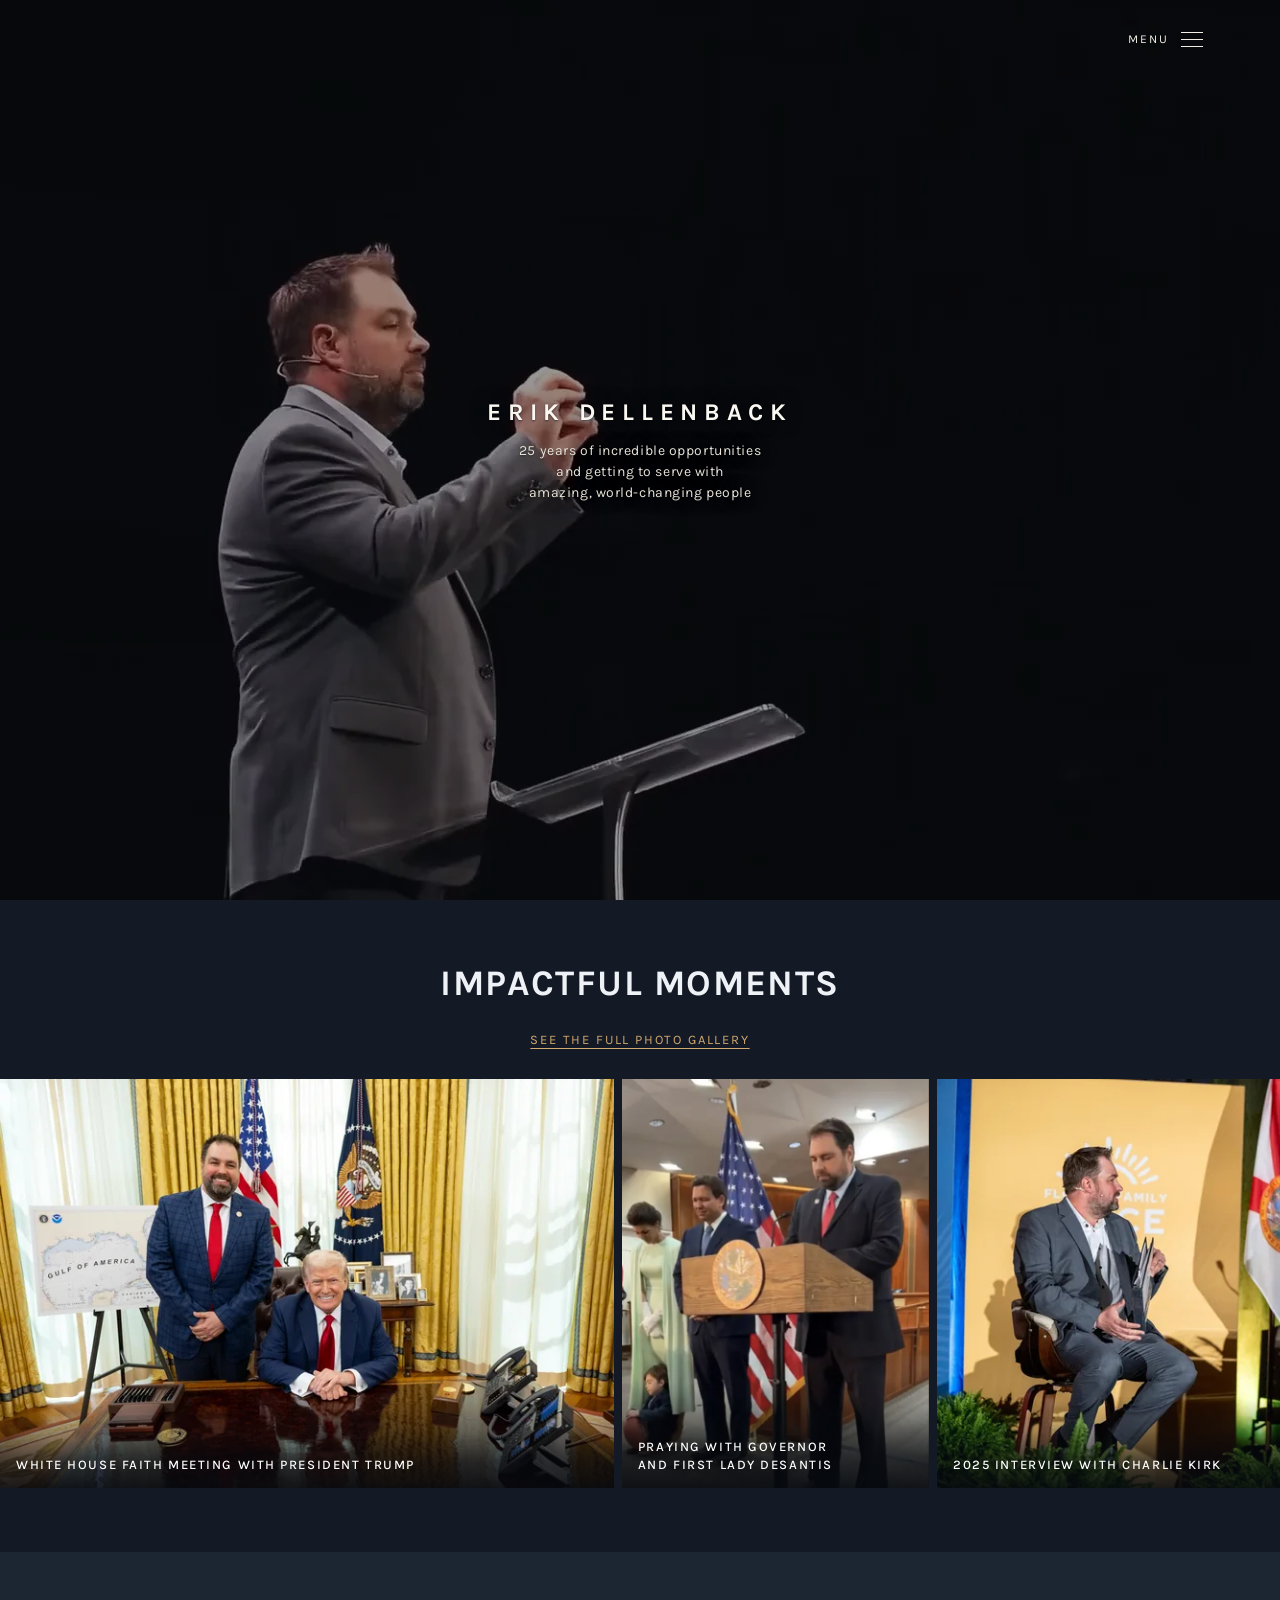
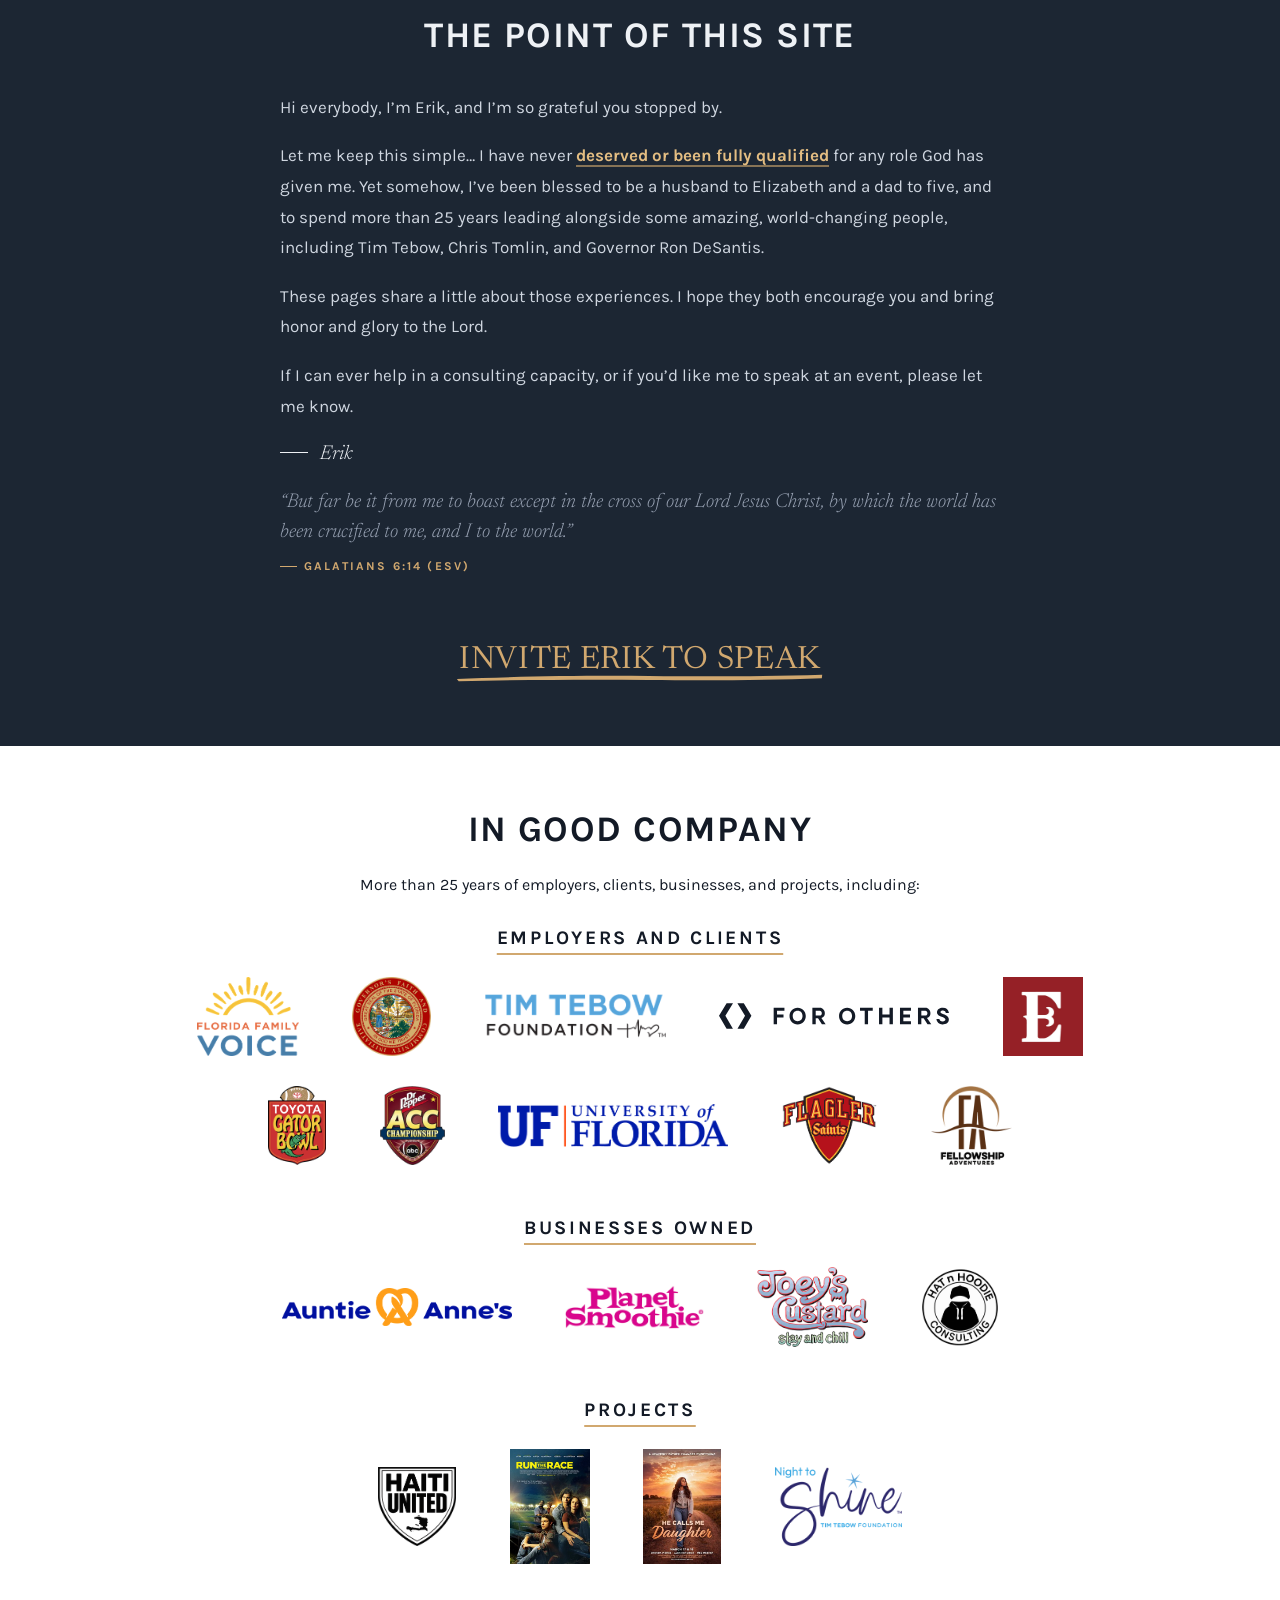
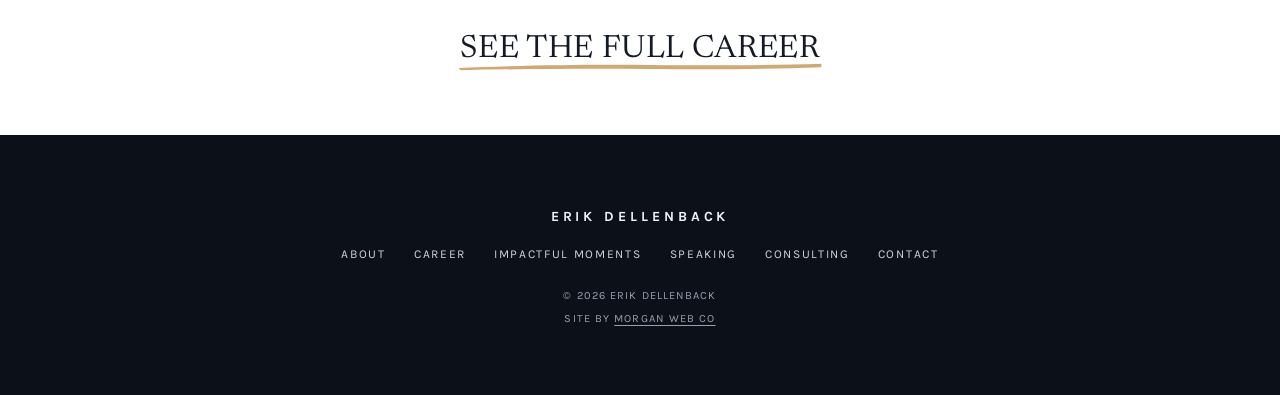
<file: index.html>
<!doctype html>
<html lang="en" class="no-js">
<head>
  <meta charset="utf-8">
  <meta name="viewport" content="width=device-width, initial-scale=1">
  <title>Erik Dellenback</title>
  <meta name="description" content="Erik Dellenback. Husband. Father. Follower of Jesus. CEO of Florida Family Voice, Florida’s first Governor’s Liaison for Faith and Community, founding president of the Tim Tebow Foundation.">
  <link rel="canonical" href="https://erikdellenback.com/">
  <meta name="theme-color" content="#131a26">

  <!-- Social sharing card -->
  <meta property="og:type" content="website">
  <meta property="og:site_name" content="Erik Dellenback">
  <meta property="og:title" content="Erik Dellenback">
  <meta property="og:description" content="Husband. Father. Follower of Jesus. CEO of Florida Family Voice, Florida’s first Governor’s Liaison for Faith and Community, founding president of the Tim Tebow Foundation.">
  <meta property="og:url" content="https://erikdellenback.com/">
  <meta property="og:image" content="https://erikdellenback.com/images/og-image.jpg">
  <meta property="og:image:width" content="1200">
  <meta property="og:image:height" content="630">
  <meta property="og:image:alt" content="Erik Dellenback walking a hurricane recovery site with Governor and First Lady DeSantis">
  <meta name="twitter:card" content="summary_large_image">

  <link rel="icon" href="favicon.svg" type="image/svg+xml">

  <!-- Fonts: Karla (sans, headings and body) + Newsreader (serif, quotes) -->
  <link rel="preconnect" href="https://fonts.googleapis.com">
  <link rel="preconnect" href="https://fonts.gstatic.com" crossorigin>
  <link href="https://fonts.googleapis.com/css2?family=Newsreader:ital,opsz,wght@0,6..72,300;0,6..72,400;1,6..72,300&family=Karla:wght@300;400;500;700&display=swap" rel="stylesheet">

  <link rel="stylesheet" href="css/site.css">
  <script src="js/site.js" defer onerror="document.documentElement.classList.replace('js','no-js')"></script>

  <script type="application/ld+json">
  {
  "@context": "https://schema.org",
  "@type": "Person",
  "name": "Erik Dellenback",
  "url": "https://erikdellenback.com/",
  "jobTitle": "Chief Executive Officer, Florida Family Voice",
  "address": {
    "@type": "PostalAddress",
    "addressLocality": "St. Augustine",
    "addressRegion": "FL",
    "addressCountry": "US"
  }
}
  </script>
  <!-- Cloudflare Web Analytics --><script type="module" src="https://static.cloudflareinsights.com/beacon.min.js" data-cf-beacon='{"token": "89be1111280f42fdba9daabd3749b0bc"}'></script><!-- End Cloudflare Web Analytics -->
</head>
<body>
<a class="skip" href="#main">Skip to content</a>

<!-- ============================================================
     HERO
     The still <picture> is always there and doubles as the video
     poster. js/site.js picks the landscape or portrait clip by screen
     shape and only shows it once it is actually playing.
       media/hero-landscape.mp4   16:9, desktops and tablets
       media/hero-portrait.mp4     9:16, phones held upright
     ============================================================ -->
<header id="top" class="hero">
  <picture class="hero__media">
    <source type="image/webp" media="(max-aspect-ratio: 4/5)" srcset="images/hero-still-portrait-640.webp 640w, images/hero-still-portrait-720.webp 720w" sizes="100vw">
    <source type="image/jpeg" media="(max-aspect-ratio: 4/5)" srcset="images/hero-still-portrait-640.jpg 640w, images/hero-still-portrait-720.jpg 720w" sizes="100vw">
    <source type="image/webp" srcset="images/hero-still-640.webp 640w, images/hero-still-1024.webp 1024w, images/hero-still-1600.webp 1600w, images/hero-still-1920.webp 1920w" sizes="100vw">
    <img src="images/hero-still-1600.jpg" srcset="images/hero-still-640.jpg 640w, images/hero-still-1024.jpg 1024w, images/hero-still-1600.jpg 1600w, images/hero-still-1920.jpg 1920w" sizes="100vw" alt="" width="1920" height="1080" fetchpriority="high" decoding="sync">
  </picture>
  <video class="hero__video" muted loop playsinline preload="metadata" aria-hidden="true" tabindex="-1" hidden
         data-src-landscape="media/hero-landscape.mp4"
         data-src-portrait="media/hero-portrait.mp4"></video>
  <div class="hero__overlay" aria-hidden="true"></div>

  <div class="topbar topbar--over">
    <button class="menu-btn" type="button" aria-expanded="false" aria-controls="menu">
      <span class="menu-btn__label">Menu</span>
      <span class="menu-btn__lines" aria-hidden="true"></span>
    </button>
  </div>

  <div class="hero__text">
    <h1 class="hero__name">Erik Dellenback</h1>
    <p class="hero__tagline">25 years of incredible opportunities and getting to serve with amazing, world-changing people</p>
  </div>
</header>

<!-- ============================================================
     MENU  (Erik's list, 30 September 2026). Podcast is not in the
     menu; add an item pointing at #listen if clips ever exist.
     ============================================================ -->
<div id="menu" class="menu" hidden>
  <div class="menu__backdrop" data-menu-close></div>
  <nav class="menu__panel" aria-label="Site">
    <button class="menu__close" type="button" data-menu-close>Close</button>
    <ul class="menu__list">
      <li><a href="index.html" aria-current="page">Home</a></li>
      <li><a href="about.html">About</a></li>
      <li><a href="career.html">Career</a></li>
      <li><a href="moments.html">Impactful Moments</a></li>
      <li><a href="speaking.html">Speaking</a></li>
      <li><a href="consulting.html">Consulting</a></li>
      <li><a href="contact.html">Contact</a></li>
    </ul>
  </nav>
</div>

<main id="main" tabindex="-1">

<!-- ============================================================
     PEOPLE  (film strip)
     Seven photos at one height, drifting left. Edit the FIRST list; the
     second is a copy that makes the loop seamless. Under reduced motion
     it is a static row you can scroll by hand.
     ============================================================ -->
<section id="people" class="band band--navy">
  <div class="section section--head reveal">
    <h2 class="h2 h2--center">Impactful moments</h2>
    <p class="section__link"><a href="moments.html">See the full photo gallery</a></p>
  </div>
  <div class="strip">
    <div class="strip__track">
      <ul class="strip__list">
        <li class="strip__item">
          <figure>
            <picture>
              <source type="image/webp" srcset="images/trump-oval-office-640.webp 640w, images/trump-oval-office-1024.webp 1024w, images/trump-oval-office-1600.webp 1600w" sizes="(max-width: 687px) 330px, (max-width: 1375px) 48vw, 660px">
              <img src="images/trump-oval-office-1024.jpg" srcset="images/trump-oval-office-640.jpg 640w, images/trump-oval-office-1024.jpg 1024w, images/trump-oval-office-1600.jpg 1600w" sizes="(max-width: 687px) 330px, (max-width: 1375px) 48vw, 660px" alt="Erik Dellenback standing beside President Trump at the Resolute Desk in the Oval Office" decoding="async" width="1024" height="683">
            </picture>
            <figcaption class="strip__caption">White House faith meeting with President Trump</figcaption>
          </figure>
        </li>
        <li class="strip__item">
          <figure>
            <picture>
              <source type="image/webp" srcset="images/desantis-podium-640.webp 640w, images/desantis-podium-1024.webp 1024w, images/desantis-podium-1284.webp 1284w" sizes="(max-width: 687px) 165px, (max-width: 1375px) 24vw, 330px">
              <img src="images/desantis-podium-1024.jpg" srcset="images/desantis-podium-640.jpg 640w, images/desantis-podium-1024.jpg 1024w, images/desantis-podium-1284.jpg 1284w" sizes="(max-width: 687px) 165px, (max-width: 1375px) 24vw, 330px" alt="Erik Dellenback praying at a podium bearing the seal of Florida, with Governor and First Lady DeSantis behind him" decoding="async" width="1024" height="1742" style="aspect-ratio:3/4;object-position:50% 20%">
            </picture>
            <figcaption class="strip__caption">Praying with Governor and First Lady DeSantis</figcaption>
          </figure>
        </li>
        <li class="strip__item">
          <figure>
            <picture>
              <source type="image/webp" srcset="images/charlie-kirk-stage-640.webp 640w, images/charlie-kirk-stage-1024.webp 1024w, images/charlie-kirk-stage-1600.webp 1600w" sizes="(max-width: 687px) 330px, (max-width: 1375px) 48vw, 660px">
              <img src="images/charlie-kirk-stage-1024.jpg" srcset="images/charlie-kirk-stage-640.jpg 640w, images/charlie-kirk-stage-1024.jpg 1024w, images/charlie-kirk-stage-1600.jpg 1600w" sizes="(max-width: 687px) 330px, (max-width: 1375px) 48vw, 660px" alt="Erik Dellenback seated on stage in conversation with Charlie Kirk at a Florida Family Voice event" decoding="async" width="1024" height="683">
            </picture>
            <figcaption class="strip__caption">2025 interview with Charlie Kirk</figcaption>
          </figure>
        </li>
        <li class="strip__item">
          <figure>
            <picture>
              <source type="image/webp" srcset="images/tebow-foundation-640.webp 640w, images/tebow-foundation-960.webp 960w" sizes="(max-width: 687px) 220px, (max-width: 1375px) 32vw, 440px">
              <img src="images/tebow-foundation-960.jpg" srcset="images/tebow-foundation-640.jpg 640w, images/tebow-foundation-960.jpg 960w" sizes="(max-width: 687px) 220px, (max-width: 1375px) 32vw, 440px" alt="Tim Tebow with his arm around Erik Dellenback in front of a Tim Tebow Foundation backdrop" decoding="async" width="960" height="960">
            </picture>
            <figcaption class="strip__caption">Serving the most vulnerable with Tim Tebow</figcaption>
          </figure>
        </li>
        <li class="strip__item">
          <figure>
            <picture>
              <source type="image/webp" srcset="images/chris-tomlin-640.webp 640w, images/chris-tomlin-1024.webp 1024w, images/chris-tomlin-1600.webp 1600w" sizes="(max-width: 687px) 220px, (max-width: 1375px) 32vw, 440px">
              <img src="images/chris-tomlin-1024.jpg" srcset="images/chris-tomlin-640.jpg 640w, images/chris-tomlin-1024.jpg 1024w, images/chris-tomlin-1600.jpg 1600w" sizes="(max-width: 687px) 220px, (max-width: 1375px) 32vw, 440px" alt="Erik Dellenback with Chris Tomlin and the For Others board, standing in a line in a bright loft" decoding="async" width="1024" height="1024">
            </picture>
            <figcaption class="strip__caption">With Chris Tomlin and the For Others board</figcaption>
          </figure>
        </li>
        <li class="strip__item">
          <figure>
            <picture>
              <source type="image/webp" srcset="images/tebow-cure-640.webp 640w, images/tebow-cure-932.webp 932w" sizes="(max-width: 687px) 220px, (max-width: 1375px) 32vw, 440px">
              <img src="images/tebow-cure-932.jpg" srcset="images/tebow-cure-640.jpg 640w, images/tebow-cure-932.jpg 932w" sizes="(max-width: 687px) 220px, (max-width: 1375px) 32vw, 440px" alt="Erik Dellenback and Tim Tebow beside the mission plaque at the Tebow CURE Hospital in Davao City" decoding="async" width="932" height="960">
            </picture>
            <figcaption class="strip__caption">Tebow CURE Hospital, Davao City</figcaption>
          </figure>
        </li>
        <li class="strip__item">
          <figure>
            <picture>
              <source type="image/webp" srcset="images/desantis-meeting-640.webp 640w, images/desantis-meeting-1024.webp 1024w, images/desantis-meeting-1600.webp 1600w" sizes="(max-width: 687px) 330px, (max-width: 1375px) 48vw, 660px">
              <img src="images/desantis-meeting-1024.jpg" srcset="images/desantis-meeting-640.jpg 640w, images/desantis-meeting-1024.jpg 1024w, images/desantis-meeting-1600.jpg 1600w" sizes="(max-width: 687px) 330px, (max-width: 1375px) 48vw, 660px" alt="Erik Dellenback at a conference table with Governor DeSantis and Florida faith leaders" decoding="async" width="1024" height="683">
            </picture>
            <figcaption class="strip__caption">State leadership meetings alongside Governor Ron DeSantis</figcaption>
          </figure>
        </li>
      </ul>
      <ul class="strip__list" aria-hidden="true">
        <li class="strip__item">
          <figure>
            <picture>
              <source type="image/webp" srcset="images/trump-oval-office-640.webp 640w, images/trump-oval-office-1024.webp 1024w, images/trump-oval-office-1600.webp 1600w" sizes="(max-width: 687px) 330px, (max-width: 1375px) 48vw, 660px">
              <img src="images/trump-oval-office-1024.jpg" srcset="images/trump-oval-office-640.jpg 640w, images/trump-oval-office-1024.jpg 1024w, images/trump-oval-office-1600.jpg 1600w" sizes="(max-width: 687px) 330px, (max-width: 1375px) 48vw, 660px" alt="Erik Dellenback standing beside President Trump at the Resolute Desk in the Oval Office" decoding="async" width="1024" height="683">
            </picture>
            <figcaption class="strip__caption">White House faith meeting with President Trump</figcaption>
          </figure>
        </li>
        <li class="strip__item">
          <figure>
            <picture>
              <source type="image/webp" srcset="images/desantis-podium-640.webp 640w, images/desantis-podium-1024.webp 1024w, images/desantis-podium-1284.webp 1284w" sizes="(max-width: 687px) 165px, (max-width: 1375px) 24vw, 330px">
              <img src="images/desantis-podium-1024.jpg" srcset="images/desantis-podium-640.jpg 640w, images/desantis-podium-1024.jpg 1024w, images/desantis-podium-1284.jpg 1284w" sizes="(max-width: 687px) 165px, (max-width: 1375px) 24vw, 330px" alt="Erik Dellenback praying at a podium bearing the seal of Florida, with Governor and First Lady DeSantis behind him" decoding="async" width="1024" height="1742" style="aspect-ratio:3/4;object-position:50% 20%">
            </picture>
            <figcaption class="strip__caption">Praying with Governor and First Lady DeSantis</figcaption>
          </figure>
        </li>
        <li class="strip__item">
          <figure>
            <picture>
              <source type="image/webp" srcset="images/charlie-kirk-stage-640.webp 640w, images/charlie-kirk-stage-1024.webp 1024w, images/charlie-kirk-stage-1600.webp 1600w" sizes="(max-width: 687px) 330px, (max-width: 1375px) 48vw, 660px">
              <img src="images/charlie-kirk-stage-1024.jpg" srcset="images/charlie-kirk-stage-640.jpg 640w, images/charlie-kirk-stage-1024.jpg 1024w, images/charlie-kirk-stage-1600.jpg 1600w" sizes="(max-width: 687px) 330px, (max-width: 1375px) 48vw, 660px" alt="Erik Dellenback seated on stage in conversation with Charlie Kirk at a Florida Family Voice event" decoding="async" width="1024" height="683">
            </picture>
            <figcaption class="strip__caption">2025 interview with Charlie Kirk</figcaption>
          </figure>
        </li>
        <li class="strip__item">
          <figure>
            <picture>
              <source type="image/webp" srcset="images/tebow-foundation-640.webp 640w, images/tebow-foundation-960.webp 960w" sizes="(max-width: 687px) 220px, (max-width: 1375px) 32vw, 440px">
              <img src="images/tebow-foundation-960.jpg" srcset="images/tebow-foundation-640.jpg 640w, images/tebow-foundation-960.jpg 960w" sizes="(max-width: 687px) 220px, (max-width: 1375px) 32vw, 440px" alt="Tim Tebow with his arm around Erik Dellenback in front of a Tim Tebow Foundation backdrop" decoding="async" width="960" height="960">
            </picture>
            <figcaption class="strip__caption">Serving the most vulnerable with Tim Tebow</figcaption>
          </figure>
        </li>
        <li class="strip__item">
          <figure>
            <picture>
              <source type="image/webp" srcset="images/chris-tomlin-640.webp 640w, images/chris-tomlin-1024.webp 1024w, images/chris-tomlin-1600.webp 1600w" sizes="(max-width: 687px) 220px, (max-width: 1375px) 32vw, 440px">
              <img src="images/chris-tomlin-1024.jpg" srcset="images/chris-tomlin-640.jpg 640w, images/chris-tomlin-1024.jpg 1024w, images/chris-tomlin-1600.jpg 1600w" sizes="(max-width: 687px) 220px, (max-width: 1375px) 32vw, 440px" alt="Erik Dellenback with Chris Tomlin and the For Others board, standing in a line in a bright loft" decoding="async" width="1024" height="1024">
            </picture>
            <figcaption class="strip__caption">With Chris Tomlin and the For Others board</figcaption>
          </figure>
        </li>
        <li class="strip__item">
          <figure>
            <picture>
              <source type="image/webp" srcset="images/tebow-cure-640.webp 640w, images/tebow-cure-932.webp 932w" sizes="(max-width: 687px) 220px, (max-width: 1375px) 32vw, 440px">
              <img src="images/tebow-cure-932.jpg" srcset="images/tebow-cure-640.jpg 640w, images/tebow-cure-932.jpg 932w" sizes="(max-width: 687px) 220px, (max-width: 1375px) 32vw, 440px" alt="Erik Dellenback and Tim Tebow beside the mission plaque at the Tebow CURE Hospital in Davao City" decoding="async" width="932" height="960">
            </picture>
            <figcaption class="strip__caption">Tebow CURE Hospital, Davao City</figcaption>
          </figure>
        </li>
        <li class="strip__item">
          <figure>
            <picture>
              <source type="image/webp" srcset="images/desantis-meeting-640.webp 640w, images/desantis-meeting-1024.webp 1024w, images/desantis-meeting-1600.webp 1600w" sizes="(max-width: 687px) 330px, (max-width: 1375px) 48vw, 660px">
              <img src="images/desantis-meeting-1024.jpg" srcset="images/desantis-meeting-640.jpg 640w, images/desantis-meeting-1024.jpg 1024w, images/desantis-meeting-1600.jpg 1600w" sizes="(max-width: 687px) 330px, (max-width: 1375px) 48vw, 660px" alt="Erik Dellenback at a conference table with Governor DeSantis and Florida faith leaders" decoding="async" width="1024" height="683">
            </picture>
            <figcaption class="strip__caption">State leadership meetings alongside Governor Ron DeSantis</figcaption>
          </figure>
        </li>
      </ul>
    </div>
  </div>
</section>

<!-- ============================================================
     LISTEN  (hidden until real clips exist; not in the menu)
     Remove the `hidden` attribute, add a Podcast menu item, then
     replace each href, title, meta line and thumbnail.
     ============================================================ -->
<section id="listen" class="band band--slate" hidden>
  <div class="section">
  <h2 class="h2 h2--center">A few things I’ve said out loud</h2>
  <div class="clips">
    <a class="clip" href="#">
      <div class="clip__thumb"><span class="clip__play">Play</span></div>
      <p class="clip__title">Clip title</p>
      <p class="caption">Where it was said · length</p>
    </a>
    <a class="clip" href="#">
      <div class="clip__thumb"><span class="clip__play">Play</span></div>
      <p class="clip__title">Clip title</p>
      <p class="caption">Where it was said · length</p>
    </a>
    <a class="clip" href="#">
      <div class="clip__thumb"><span class="clip__play">Play</span></div>
      <p class="clip__title">Clip title</p>
      <p class="caption">Where it was said · length</p>
    </a>
  </div>
  </div>
</section>

<!-- ============================================================
     STORY  (Erik's words, as edited by his copywriter, November 2026) and the closing call
     ============================================================ -->
<section id="story" class="band band--slate">
  <div class="section story reveal">
    <h2 class="h2 h2--center">The point of this site</h2>
    <div class="prose">
      <p>Hi everybody, I’m Erik, and I’m so grateful you stopped by.</p>
      <p>Let me keep this simple… I have never <mark class="hl">deserved or been fully qualified</mark> for any role God has given me. Yet somehow, I’ve been blessed to be a husband to Elizabeth and a dad to five, and to spend more than 25 years leading alongside some amazing, world-changing people, including Tim Tebow, Chris Tomlin, and Governor Ron DeSantis.</p>
      <p>These pages share a little about those experiences. I hope they both encourage you and bring honor and glory to the Lord.</p>
      <p>If I can ever help in a consulting capacity, or if you’d like me to speak at an event, please let me know.</p>
      <p class="sig">Erik</p>
      <p class="story__coda">“But far be it from me to boast except in the cross of our Lord Jesus Christ, by which the world has been crucified to me, and I to the world.” <span class="story__ref">Galatians 6:14 (ESV)</span></p>
    </div>
    <div class="cta">
      <a class="cta__link" href="speaking.html">Invite Erik to speak<svg class="cta__stroke" viewBox="0 0 400 12" preserveAspectRatio="none" aria-hidden="true"><path d="M2 8.5 C 60 5.5, 140 4, 210 4.8 C 280 5.6, 340 5.2, 398 3.2 L 397.6 7.4 C 340 9.8, 280 10.4, 210 9.6 C 140 8.8, 70 9.6, 4 11 Z" fill="currentColor"/></svg></a>
    </div>
  </div>
</section>

<!-- ============================================================
     ORGANIZATIONS  (logo row on the light panel)
     Files live in logos/. Wordmarks use .logos__img; badges, seals,
     stacked and script marks add .logos__img--tall; the low horizontal
     For Others mark adds .logos__img--small. See docs/LOGOS.md.
     ============================================================ -->
<section id="served" class="band band--light section--logos">
  <div class="section reveal">
    <h2 class="h2 h2--center">In good company</h2>
    <p class="section__sub">More than 25 years of employers, clients, businesses, and projects, including:</p>
    <div class="logos__group">
      <h3 class="logos__title">Employers and clients</h3>
      <ul class="logos">
      <li><a class="logos__link" href="career.html#florida-family-voice"><img class="logos__img logos__img--tall" src="logos/florida-family-voice.png" alt="Florida Family Voice" width="255" height="200" loading="lazy" decoding="async"><span class="logos__tip">CEO, 2025 to present</span></a></li>
      <li><a class="logos__link" href="career.html#governors-office"><img class="logos__img logos__img--tall" src="logos/gfci-seal.png" alt="Governor’s Faith and Community Initiative, State of Florida" width="199" height="200" loading="lazy" decoding="async"><span class="logos__tip">Governor’s Liaison, 2019 to 2025</span></a></li>
      <li><a class="logos__link" href="career.html#tim-tebow-foundation"><img class="logos__img" src="logos/tim-tebow-foundation.png" alt="Tim Tebow Foundation" width="830" height="200" loading="lazy" decoding="async"><span class="logos__tip">Founding President, 2011 to 2017</span></a></li>
      <li><a class="logos__link" href="career.html#for-others"><img class="logos__img logos__img--small" src="logos/for-others.svg" alt="For Others" width="269" height="31" loading="lazy" decoding="async"><span class="logos__tip">Founding board member, then interim CEO and President</span></a></li>
      <li><a class="logos__link" href="career.html#eleven22"><img class="logos__img logos__img--tall" src="logos/eleven22.png" alt="The Church of Eleven22" width="200" height="200" loading="lazy" decoding="async"><span class="logos__tip">Pastor of Ministry Partnerships, 2026 to present</span></a></li>
      </ul>
      <ul class="logos logos--next">
      <li><a class="logos__link" href="career.html#gator-bowl"><img class="logos__img logos__img--tall" src="logos/gator-bowl.png" alt="Gator Bowl" width="145" height="200" loading="lazy" decoding="async"><span class="logos__tip">Intern to VP and CMO, 1999 to 2011</span></a></li>
      <li><a class="logos__link" href="career.html#gator-bowl"><img class="logos__img logos__img--tall" src="logos/acc-championship.png" alt="Dr Pepper ACC Championship" width="164" height="200" loading="lazy" decoding="async"><span class="logos__tip">First Director, 2004 to 2008</span></a></li>
      <li><a class="logos__link" href="career.html#university-of-florida"><img class="logos__img" src="logos/university-of-florida.png" alt="University of Florida" width="1067" height="200" loading="lazy" decoding="async"><span class="logos__tip">Graduate; athletic association intern, 2000</span></a></li>
      <li><a class="logos__link" href="career.html#flagler-college"><img class="logos__img logos__img--tall" src="logos/flagler.png" alt="Flagler College" width="239" height="200" loading="lazy" decoding="async"><span class="logos__tip">Adjunct Professor, 2008 to 2011</span></a></li>
      <li><a class="logos__link" href="career.html#fellowship-adventures"><img class="logos__img logos__img--tall" src="logos/fellowship-adventures.png" alt="Fellowship Adventures" width="204" height="200" loading="lazy" decoding="async"><span class="logos__tip">Chairman of the Board</span></a></li>
      </ul>
    </div>
    <div class="logos__group">
      <h3 class="logos__title">Businesses owned</h3>
      <ul class="logos">
      <li><a class="logos__link" href="career.html#auntie-annes"><img class="logos__img" src="logos/auntie-annes.png" alt="Auntie Anne’s" width="1235" height="200" loading="lazy" decoding="async"><span class="logos__tip">Owner and franchisee, 2017 to 2024</span></a></li>
      <li><a class="logos__link" href="career.html#planet-smoothie"><img class="logos__img" src="logos/planet-smoothie.png" alt="Planet Smoothie" width="635" height="200" loading="lazy" decoding="async"><span class="logos__tip">Owner and franchisee, 2017 to 2024</span></a></li>
      <li><a class="logos__link" href="career.html#joeys-custard"><img class="logos__img logos__img--tall" src="logos/joeys-custard.png" alt="Joey’s Custard" width="279" height="200" loading="lazy" decoding="async"><span class="logos__tip">Owner, Sanibel Island, 2021 to 2022</span></a></li>
      <li><a class="logos__link" href="career.html#hat-n-hoodie"><img class="logos__img logos__img--tall" src="logos/hat-n-hoodie.png" alt="Hat n Hoodie Consulting" width="193" height="200" loading="lazy" decoding="async"><span class="logos__tip">Founder, 2017 to present</span></a></li>
      </ul>
    </div>
    <div class="logos__group">
      <h3 class="logos__title">Projects</h3>
      <ul class="logos">
      <li><a class="logos__link" href="career.html#haiti-united"><img class="logos__img logos__img--tall" src="logos/haiti-united.png" alt="Haiti United" width="197" height="200" loading="lazy" decoding="async"><span class="logos__tip">Co-founder and host, 2024 to present</span></a></li>
      <li><a class="logos__link" href="career.html#run-the-race"><img class="logos__img logos__img--tall" src="images/poster-run-the-race-300.jpg" alt="Run the Race" width="300" height="434" loading="lazy" decoding="async"><span class="logos__tip">Executive producer, 2016 to 2019</span></a></li>
      <li><a class="logos__link" href="career.html#he-calls-me-daughter"><img class="logos__img logos__img--tall" src="images/poster-he-calls-me-daughter-300.jpg" alt="He Calls Me Daughter" width="300" height="444" loading="lazy" decoding="async"><span class="logos__tip">Executive producer, 2024 to 2026</span></a></li>
      <li><a class="logos__link" href="career.html#night-to-shine"><img class="logos__img logos__img--tall" src="logos/night-to-shine.png" alt="Night to Shine" width="320" height="200" loading="lazy" decoding="async"><span class="logos__tip">Began it at the Tim Tebow Foundation, 2014</span></a></li>
      </ul>
    </div>
    <div class="cta cta--on-light">
      <a class="cta__link" href="career.html">See the full career<svg class="cta__stroke" viewBox="0 0 400 12" preserveAspectRatio="none" aria-hidden="true"><path d="M2 8.5 C 60 5.5, 140 4, 210 4.8 C 280 5.6, 340 5.2, 398 3.2 L 397.6 7.4 C 340 9.8, 280 10.4, 210 9.6 C 140 8.8, 70 9.6, 4 11 Z" fill="currentColor"/></svg></a>
    </div>
  </div>
</section>

</main>

<!-- ============================================================
     FOOTER / CONTACT
     Social links are commented out until Erik supplies real URLs.
     ============================================================ -->
<footer class="footer">
  <a class="footer__mark" href="index.html">Erik Dellenback</a>
  <nav class="footer__nav" aria-label="Footer">
    <a href="about.html">About</a>
    <a href="career.html">Career</a>
    <a href="moments.html">Impactful Moments</a>
    <a href="speaking.html">Speaking</a>
    <a href="consulting.html">Consulting</a>
    <a href="contact.html">Contact</a>
  </nav>
  <!-- social links go here once Erik sends the ones he uses:
  <div class="footer__links"><a href="https://instagram.com/">Instagram</a></div>
  -->
  <p class="footer__legal">&copy; 2026 Erik Dellenback</p>
  <p class="footer__credit">Site by <a href="https://morganwebco.com" rel="noopener">Morgan Web Co</a></p>
</footer>

</body>
</html>
</file>
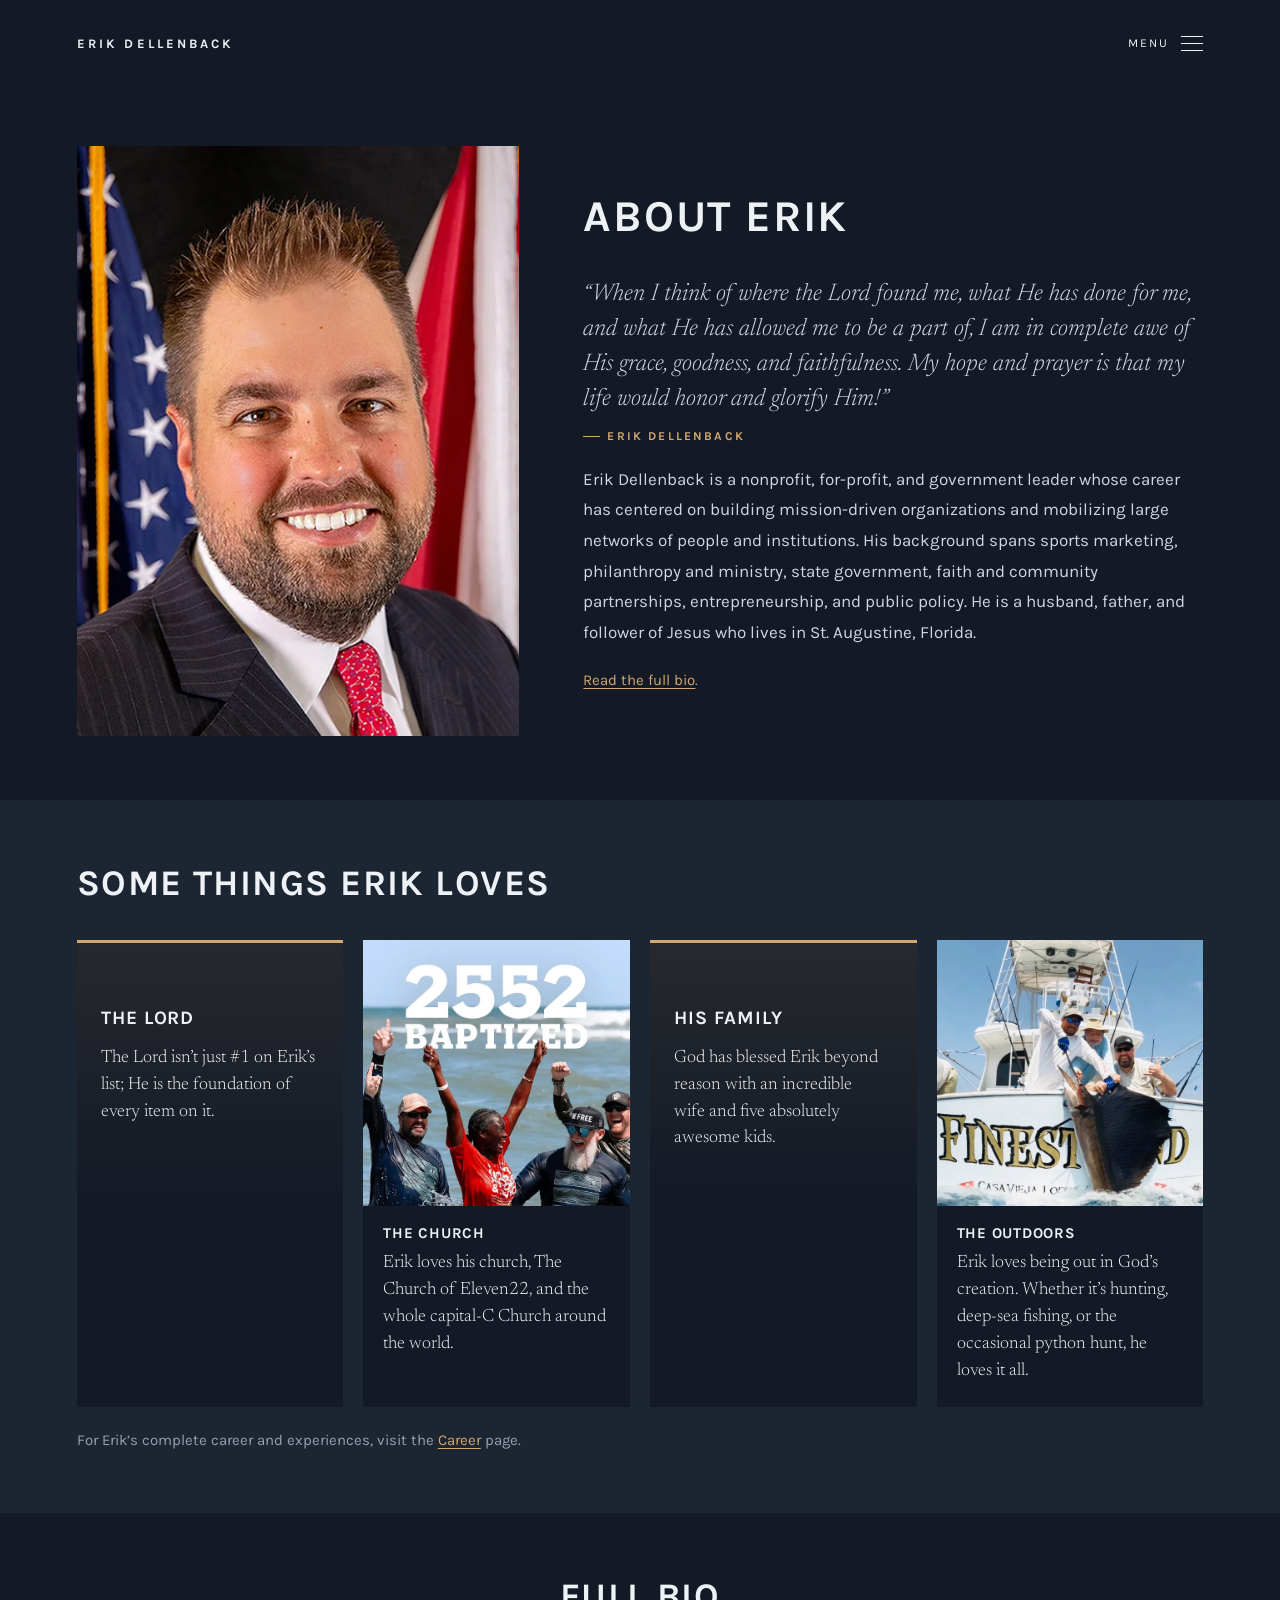
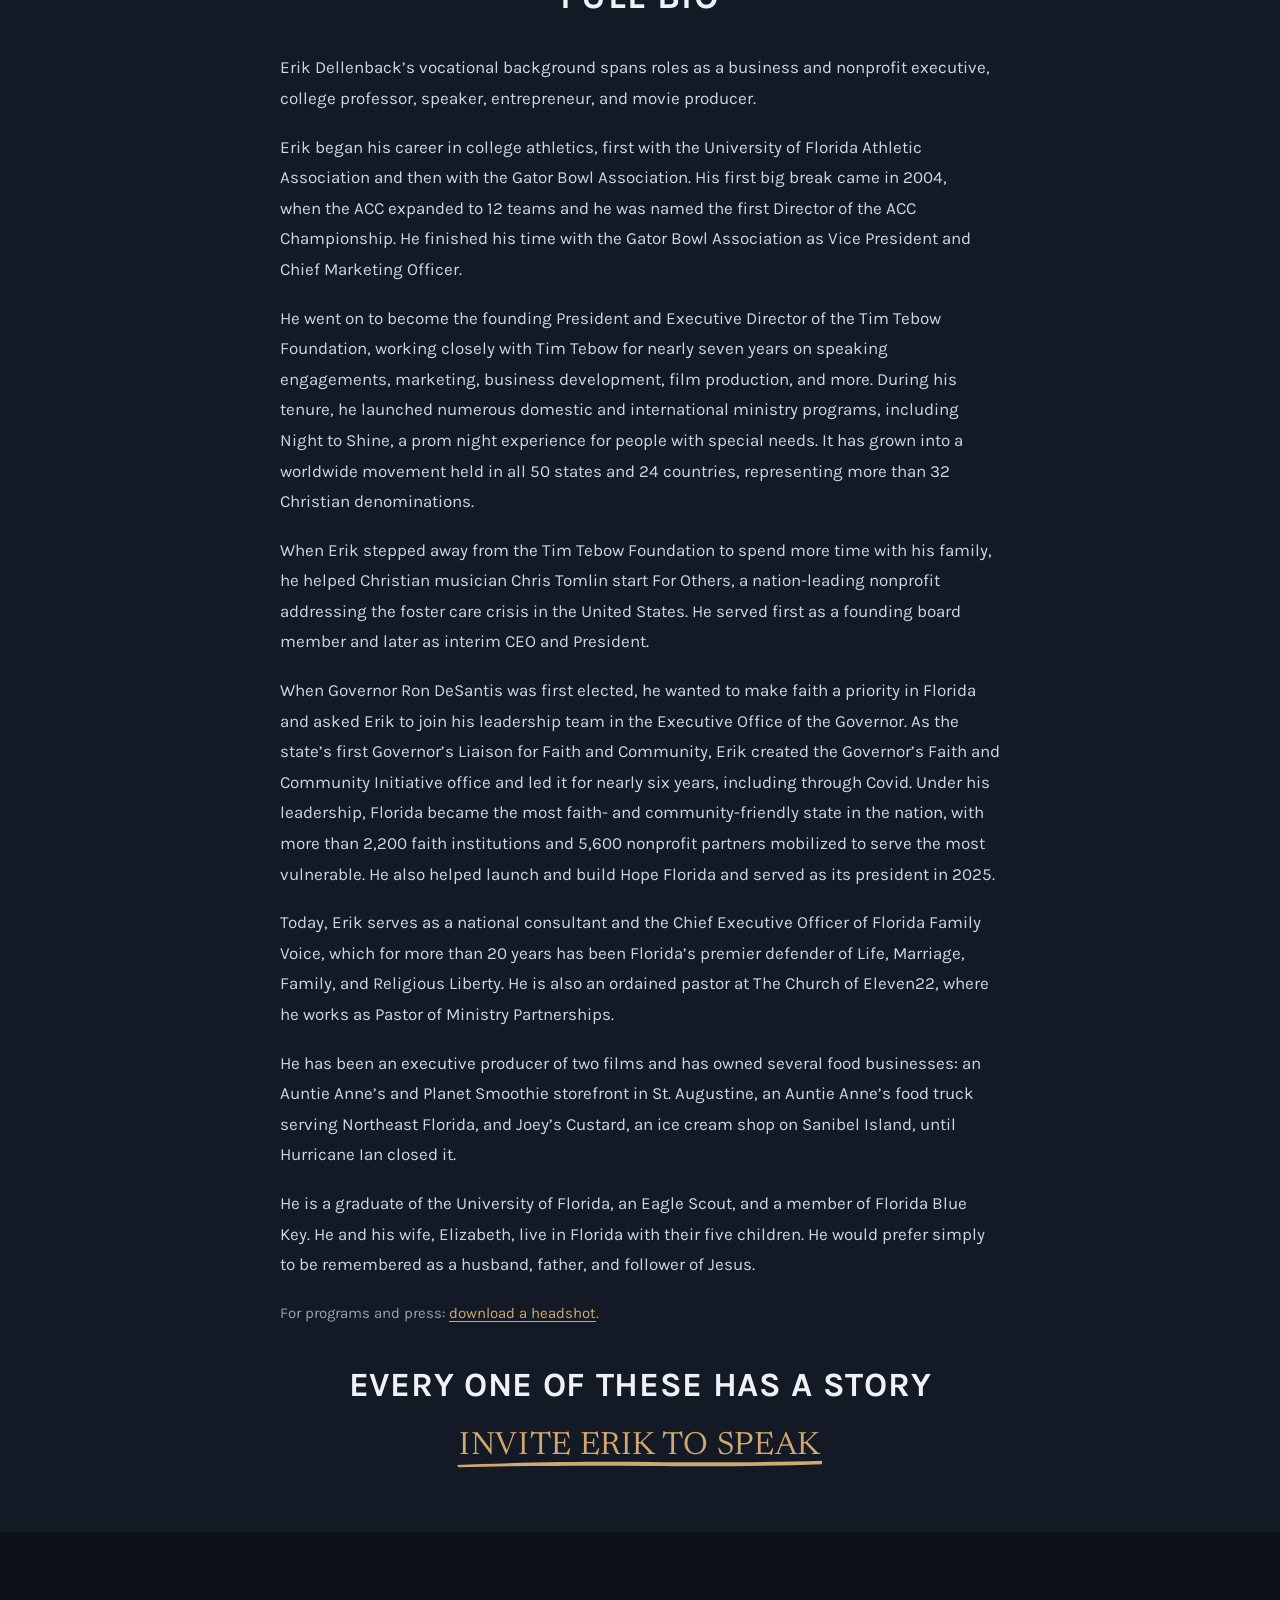
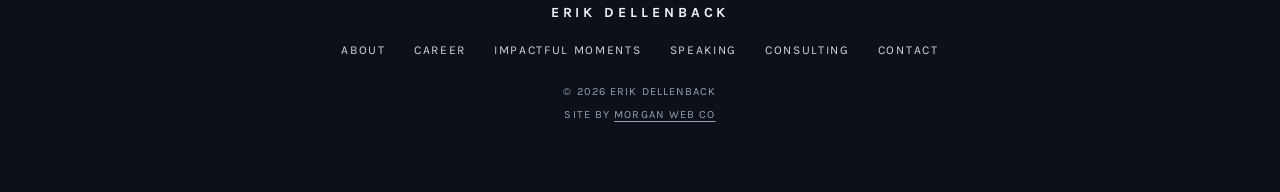
<file: about.html>
<!doctype html>
<html lang="en" class="no-js">
<head>
  <meta charset="utf-8">
  <meta name="viewport" content="width=device-width, initial-scale=1">
  <title>About · Erik Dellenback</title>
  <meta name="description" content="About Erik Dellenback: CEO of Florida Family Voice, ordained pastor, husband to Elizabeth and dad to five. A short bio, the things he loves, and his full bio.">
  <link rel="canonical" href="https://erikdellenback.com/about.html">
  <meta name="theme-color" content="#131a26">
  <meta property="og:type" content="website">
  <meta property="og:site_name" content="Erik Dellenback">
  <meta property="og:title" content="About Erik Dellenback">
  <meta property="og:description" content="Husband, father, follower of Jesus. The short bio, the things he loves, and the full bio.">
  <meta property="og:url" content="https://erikdellenback.com/about.html">
  <meta property="og:image" content="https://erikdellenback.com/images/og-image.jpg">
  <meta property="og:image:width" content="1200">
  <meta property="og:image:height" content="630">
  <meta property="og:image:alt" content="Erik Dellenback walking a hurricane recovery site with Governor and First Lady DeSantis">
  <meta name="twitter:card" content="summary_large_image">
  <link rel="icon" href="favicon.svg" type="image/svg+xml">
  <link rel="preconnect" href="https://fonts.googleapis.com">
  <link rel="preconnect" href="https://fonts.gstatic.com" crossorigin>
  <link href="https://fonts.googleapis.com/css2?family=Newsreader:ital,opsz,wght@0,6..72,300;0,6..72,400;1,6..72,300&family=Karla:wght@300;400;500;700&display=swap" rel="stylesheet">
  <link rel="stylesheet" href="css/site.css">
  <script src="js/site.js" defer onerror="document.documentElement.classList.replace('js','no-js')"></script>
  <!-- Cloudflare Web Analytics --><script type="module" src="https://static.cloudflareinsights.com/beacon.min.js" data-cf-beacon='{"token": "89be1111280f42fdba9daabd3749b0bc"}'></script><!-- End Cloudflare Web Analytics -->
</head>
<body>
<a class="skip" href="#main">Skip to content</a>

<header class="topbar topbar--static">
  <a class="topbar__mark" href="index.html">Erik Dellenback</a>
  <button class="menu-btn" type="button" aria-expanded="false" aria-controls="menu">
    <span class="menu-btn__label">Menu</span>
    <span class="menu-btn__lines" aria-hidden="true"></span>
  </button>
</header>

<div id="menu" class="menu" hidden>
  <div class="menu__backdrop" data-menu-close></div>
  <nav class="menu__panel" aria-label="Site">
    <button class="menu__close" type="button" data-menu-close>Close</button>
    <ul class="menu__list">
      <li><a href="index.html">Home</a></li>
      <li><a href="about.html" aria-current="page">About</a></li>
      <li><a href="career.html">Career</a></li>
      <li><a href="moments.html">Impactful Moments</a></li>
      <li><a href="speaking.html">Speaking</a></li>
      <li><a href="consulting.html">Consulting</a></li>
      <li><a href="contact.html">Contact</a></li>
    </ul>
  </nav>
</div>
<main id="main" tabindex="-1">

<!-- ============================================================
     OPENING  (navy)  Erik's words, as edited by his copywriter
     (document of 6 November 2026).
     ============================================================ -->
<section class="band band--navy">
  <div class="section split">
    <div class="split__photo split__photo--portrait">
      <picture>
        <source type="image/webp" srcset="images/erik-headshot-563.webp">
        <img src="images/erik-headshot-563.jpg" alt="Erik Dellenback" width="563" height="750" fetchpriority="high" decoding="async">
      </picture>
    </div>
    <div>
      <h1 class="h2 h2--xl">About Erik</h1>
      <p class="pull">“When I think of where the Lord found me, what He has done for me, and what He has allowed me to be a part of, I am in complete awe of His grace, goodness, and faithfulness. My hope and prayer is that my life would honor and glorify Him!” <span class="pull__by">Erik Dellenback</span></p>
      <div class="prose">
        <p>Erik Dellenback is a nonprofit, for-profit, and government leader whose career has centered on building mission-driven organizations and mobilizing large networks of people and institutions. His background spans sports marketing, philanthropy and ministry, state government, faith and community partnerships, entrepreneurship, and public policy. He is a husband, father, and follower of Jesus who lives in St.&nbsp;Augustine, Florida.</p>
      </div>
      <p class="press__contact"><a href="#bio">Read the full bio</a>.</p>
    </div>
  </div>
</section>

<!-- ============================================================
     SOME THINGS ERIK LOVES  (slate)  four cards, captions in Erik's
     words. The Lord card wants a "picture of a list" and the Family
     card a family photo; both are on the list for Erik.
     ============================================================ -->
<section class="band band--slate">
  <div class="section reveal">
    <h2 class="h2">Some things Erik loves</h2>
    <ul class="loves">
      <li class="love love--text">
        <div class="love__body"><h3 class="love__title">The Lord</h3><p class="love__line">The Lord isn’t just #1 on Erik’s list; He is the foundation of every item on it.</p></div>
      </li>
      <li class="love">
        <div class="love__photo"><picture><source type="image/webp" srcset="images/beach-baptism-640.webp 640w, images/beach-baptism-1024.webp 1024w, images/beach-baptism-1080.webp 1080w" sizes="(max-width: 600px) 88vw, 400px"><img src="images/beach-baptism-1024.jpg" srcset="images/beach-baptism-640.jpg 640w, images/beach-baptism-1024.jpg 1024w, images/beach-baptism-1080.jpg 1080w" sizes="(max-width: 600px) 88vw, 400px" alt="Baptism in the ocean with arms raised and the words 2552 baptized" width="640" height="800" loading="lazy" decoding="async"></picture></div>
        <div class="love__body"><h3 class="love__title">The Church</h3><p class="love__line">Erik loves his church, The Church of Eleven22, and the whole capital-C Church around the world.</p></div>
      </li>
      <li class="love love--text">
        <div class="love__body"><h3 class="love__title">His family</h3><p class="love__line">God has blessed Erik beyond reason with an incredible wife and five absolutely awesome kids.</p></div>
      </li>
      <li class="love">
        <div class="love__photo"><picture><source type="image/webp" srcset="images/sailfish-640.webp 640w, images/sailfish-678.webp 678w" sizes="(max-width: 600px) 88vw, 400px"><img src="images/sailfish-678.jpg" srcset="images/sailfish-640.jpg 640w, images/sailfish-678.jpg 678w" sizes="(max-width: 600px) 88vw, 400px" alt="Erik and two others on the stern of a boat holding a sailfish" width="640" height="1208" loading="lazy" decoding="async"></picture></div>
        <div class="love__body"><h3 class="love__title">The outdoors</h3><p class="love__line">Erik loves being out in God’s creation. Whether it’s hunting, deep-sea fishing, or the occasional python hunt, he loves it all.</p></div>
      </li>
    </ul>
    <p class="press__contact">For Erik’s complete career and experiences, visit the <a href="career.html">Career</a> page.</p>
  </div>
</section>

<!-- ============================================================
     FULL BIO  (navy)  Erik's text, as edited by his copywriter
     (document of 6 November 2026). The headshot download repeats here.
     ============================================================ -->
<section id="bio" class="band band--navy">
  <div class="section reveal">
    <div class="press press--center">
      <h2 class="h2">Full bio</h2>
      <div class="prose">
        <p>Erik Dellenback’s vocational background spans roles as a business and nonprofit executive, college professor, speaker, entrepreneur, and movie producer.</p>
        <p>Erik began his career in college athletics, first with the University of Florida Athletic Association and then with the Gator Bowl Association. His first big break came in 2004, when the ACC expanded to 12 teams and he was named the first Director of the ACC Championship. He finished his time with the Gator Bowl Association as Vice President and Chief Marketing Officer.</p>
        <p>He went on to become the founding President and Executive Director of the Tim Tebow Foundation, working closely with Tim Tebow for nearly seven years on speaking engagements, marketing, business development, film production, and more. During his tenure, he launched numerous domestic and international ministry programs, including Night to Shine, a prom night experience for people with special needs. It has grown into a worldwide movement held in all 50 states and 24 countries, representing more than 32 Christian denominations.</p>
        <p>When Erik stepped away from the Tim Tebow Foundation to spend more time with his family, he helped Christian musician Chris Tomlin start For Others, a nation-leading nonprofit addressing the foster care crisis in the United States. He served first as a founding board member and later as interim CEO and President.</p>
        <p>When Governor Ron DeSantis was first elected, he wanted to make faith a priority in Florida and asked Erik to join his leadership team in the Executive Office of the Governor. As the state’s first Governor’s Liaison for Faith and Community, Erik created the Governor’s Faith and Community Initiative office and led it for nearly six years, including through Covid. Under his leadership, Florida became the most faith- and community-friendly state in the nation, with more than 2,200 faith institutions and 5,600 nonprofit partners mobilized to serve the most vulnerable. He also helped launch and build Hope Florida and served as its president in 2025.</p>
        <p>Today, Erik serves as a national consultant and the Chief Executive Officer of Florida Family Voice, which for more than 20 years has been Florida’s premier defender of Life, Marriage, Family, and Religious Liberty. He is also an ordained pastor at The Church of Eleven22, where he works as Pastor of Ministry Partnerships.</p>
        <p>He has been an executive producer of two films and has owned several food businesses: an Auntie Anne’s and Planet Smoothie storefront in St.&nbsp;Augustine, an Auntie Anne’s food truck serving Northeast Florida, and Joey’s Custard, an ice cream shop on Sanibel Island, until Hurricane Ian closed it.</p>
        <p>He is a graduate of the University of Florida, an Eagle Scout, and a member of Florida Blue Key. He and his wife, Elizabeth, live in Florida with their five children. He would prefer simply to be remembered as a husband, father, and follower of Jesus.</p>
      </div>
      <p class="press__contact">For programs and press: <a href="images/erik-headshot-563.jpg" download="Erik-Dellenback-headshot.jpg">download a headshot</a>.</p>
    </div>
    <div class="cta">
      <p class="cta__line">Every one of these has a story</p>
      <a class="cta__link" href="speaking.html">Invite Erik to speak<svg class="cta__stroke" viewBox="0 0 400 12" preserveAspectRatio="none" aria-hidden="true"><path d="M2 8.5 C 60 5.5, 140 4, 210 4.8 C 280 5.6, 340 5.2, 398 3.2 L 397.6 7.4 C 340 9.8, 280 10.4, 210 9.6 C 140 8.8, 70 9.6, 4 11 Z" fill="currentColor"/></svg></a>
    </div>
  </div>
</section>

</main>

<footer class="footer">
  <a class="footer__mark" href="index.html">Erik Dellenback</a>
  <nav class="footer__nav" aria-label="Footer">
    <a href="about.html">About</a>
    <a href="career.html">Career</a>
    <a href="moments.html">Impactful Moments</a>
    <a href="speaking.html">Speaking</a>
    <a href="consulting.html">Consulting</a>
    <a href="contact.html">Contact</a>
  </nav>
  <!-- social links go here once Erik sends the ones he uses:
  <div class="footer__links"><a href="https://instagram.com/">Instagram</a></div>
  -->
  <p class="footer__legal">&copy; 2026 Erik Dellenback</p>
  <p class="footer__credit">Site by <a href="https://morganwebco.com" rel="noopener">Morgan Web Co</a></p>
</footer>

</body>
</html>
</file>
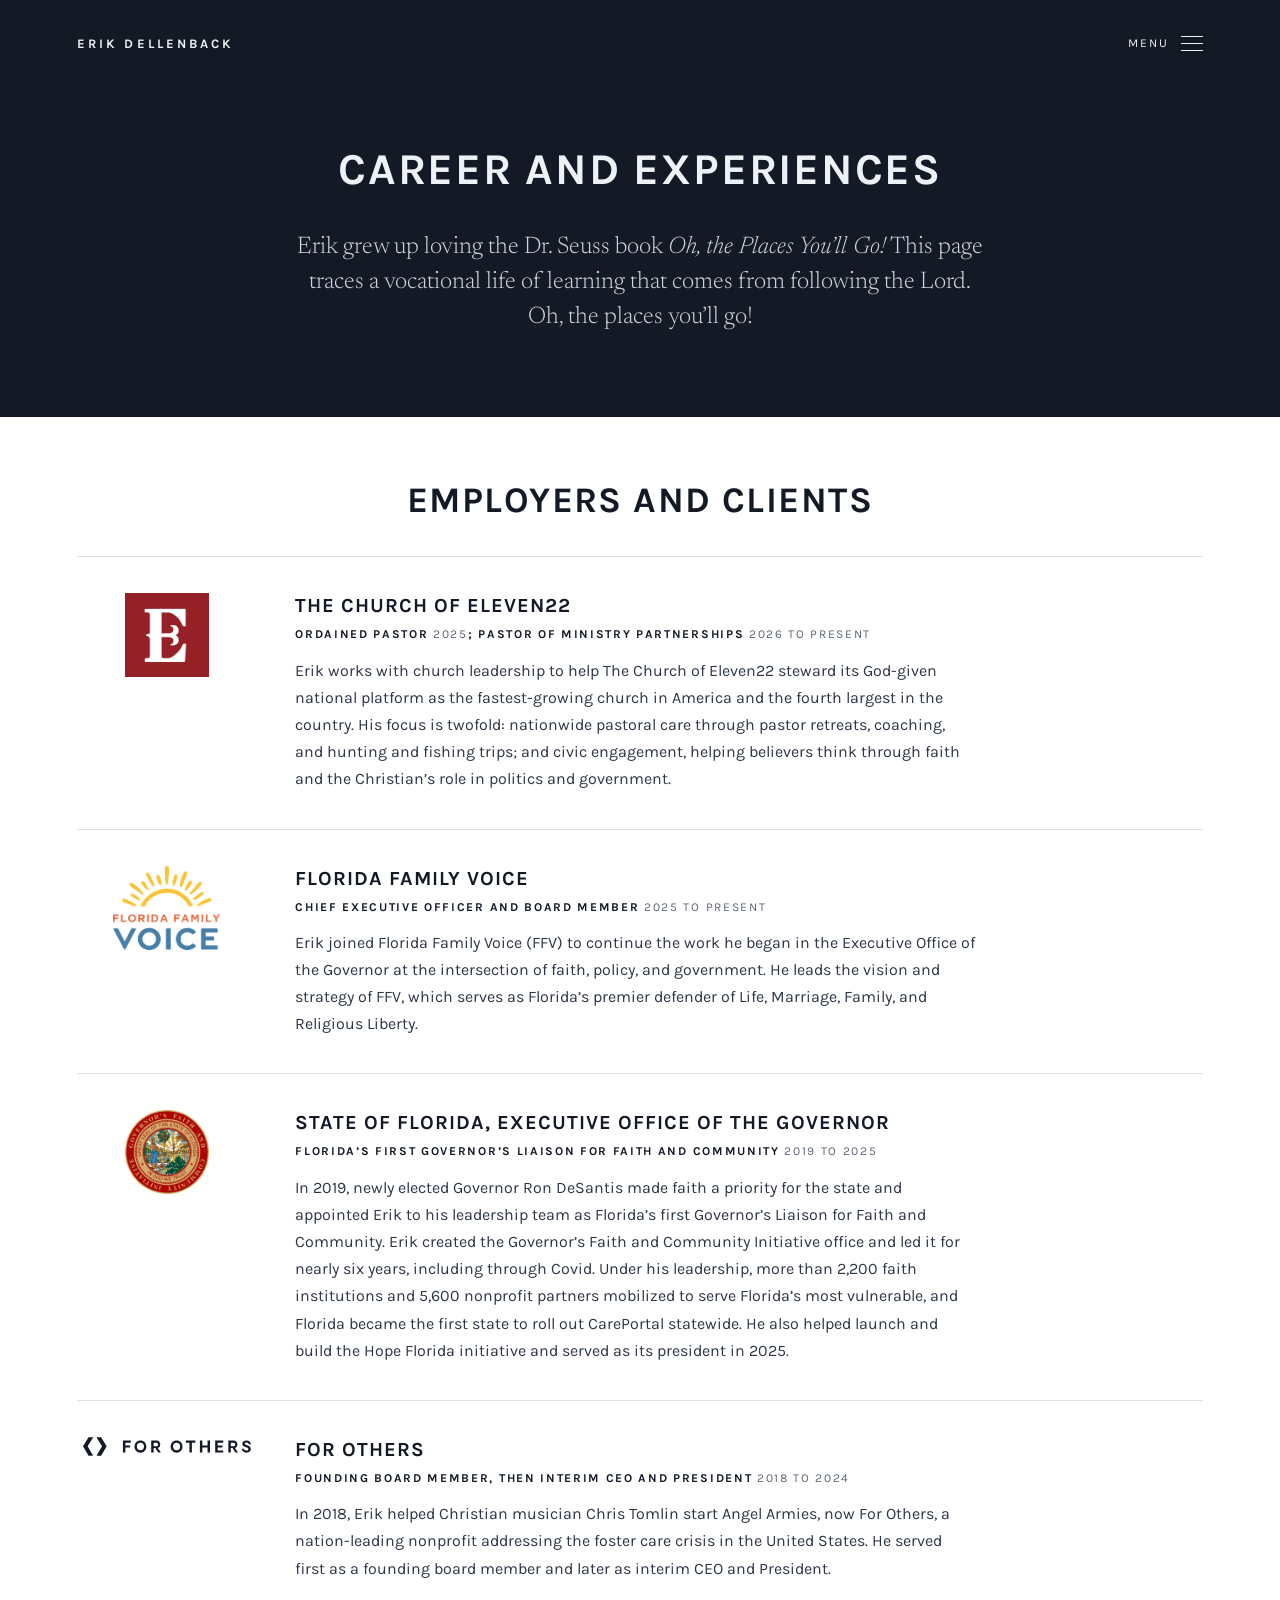
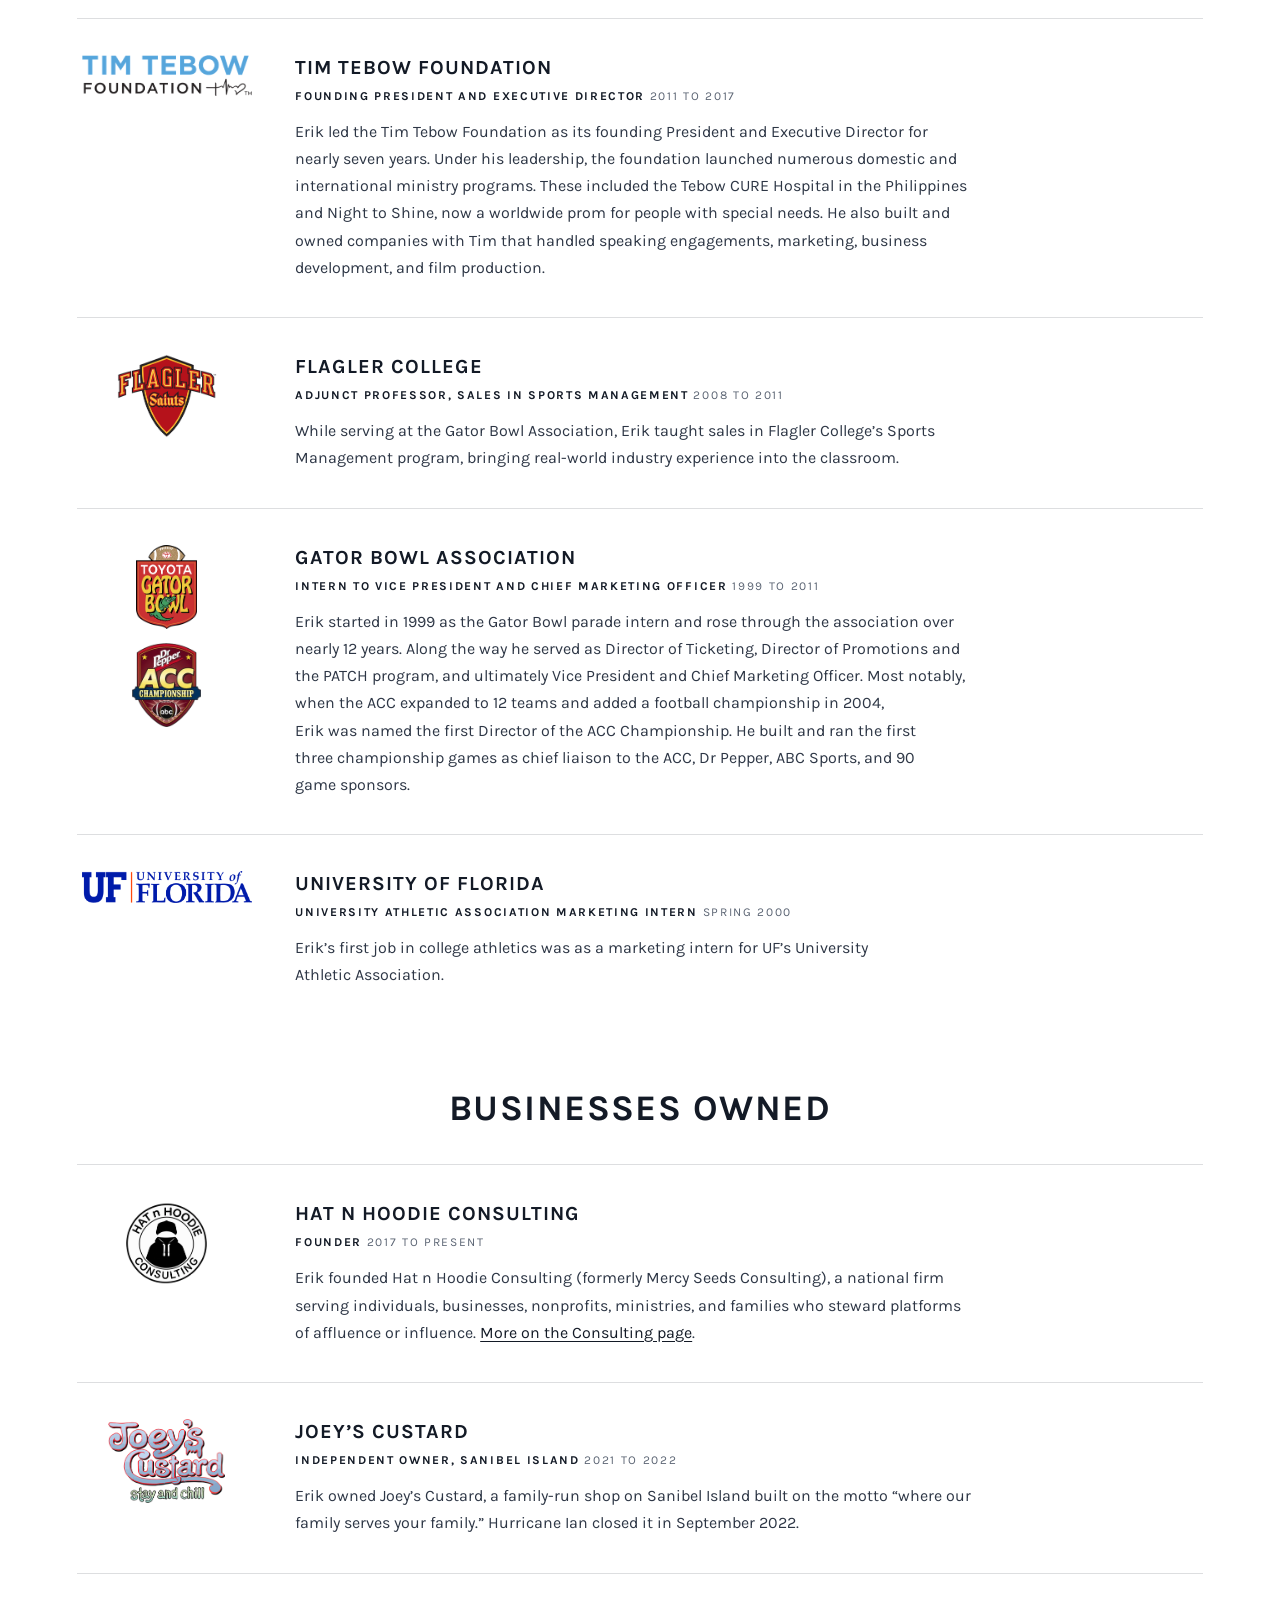
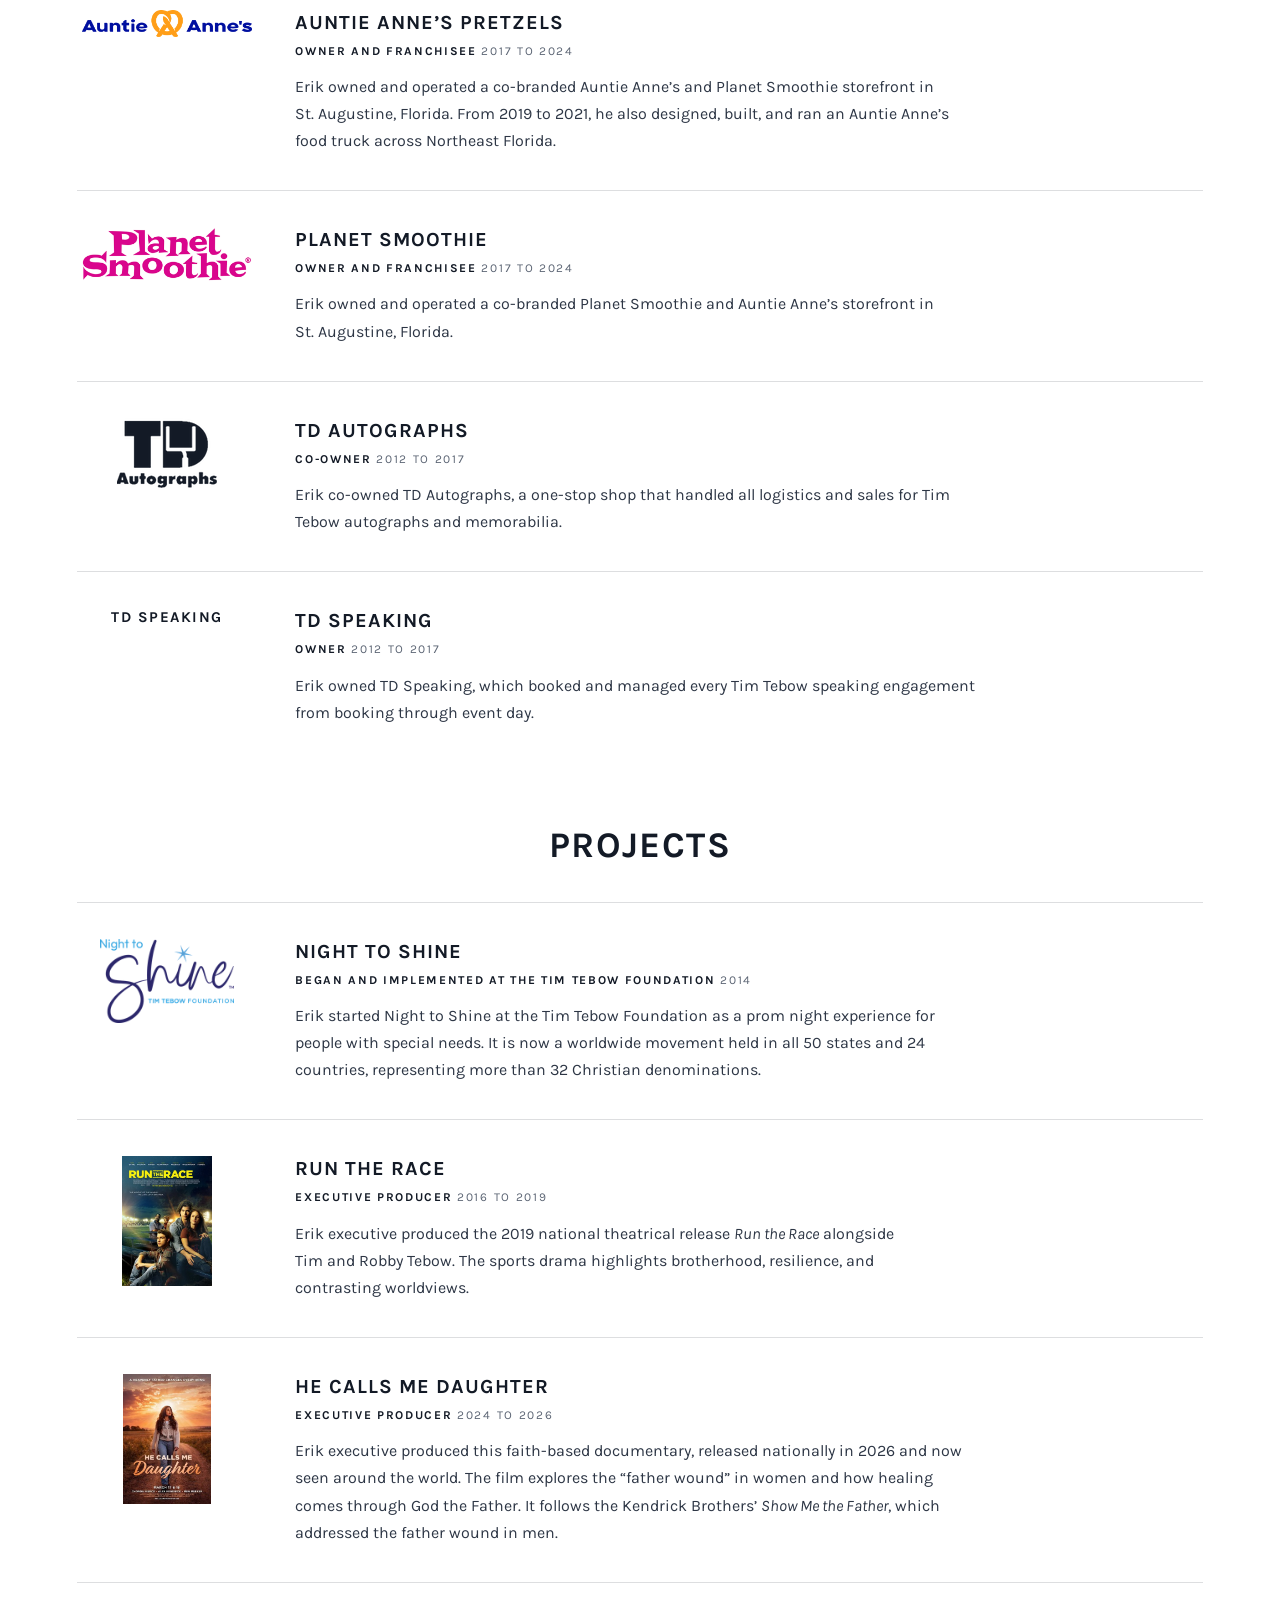
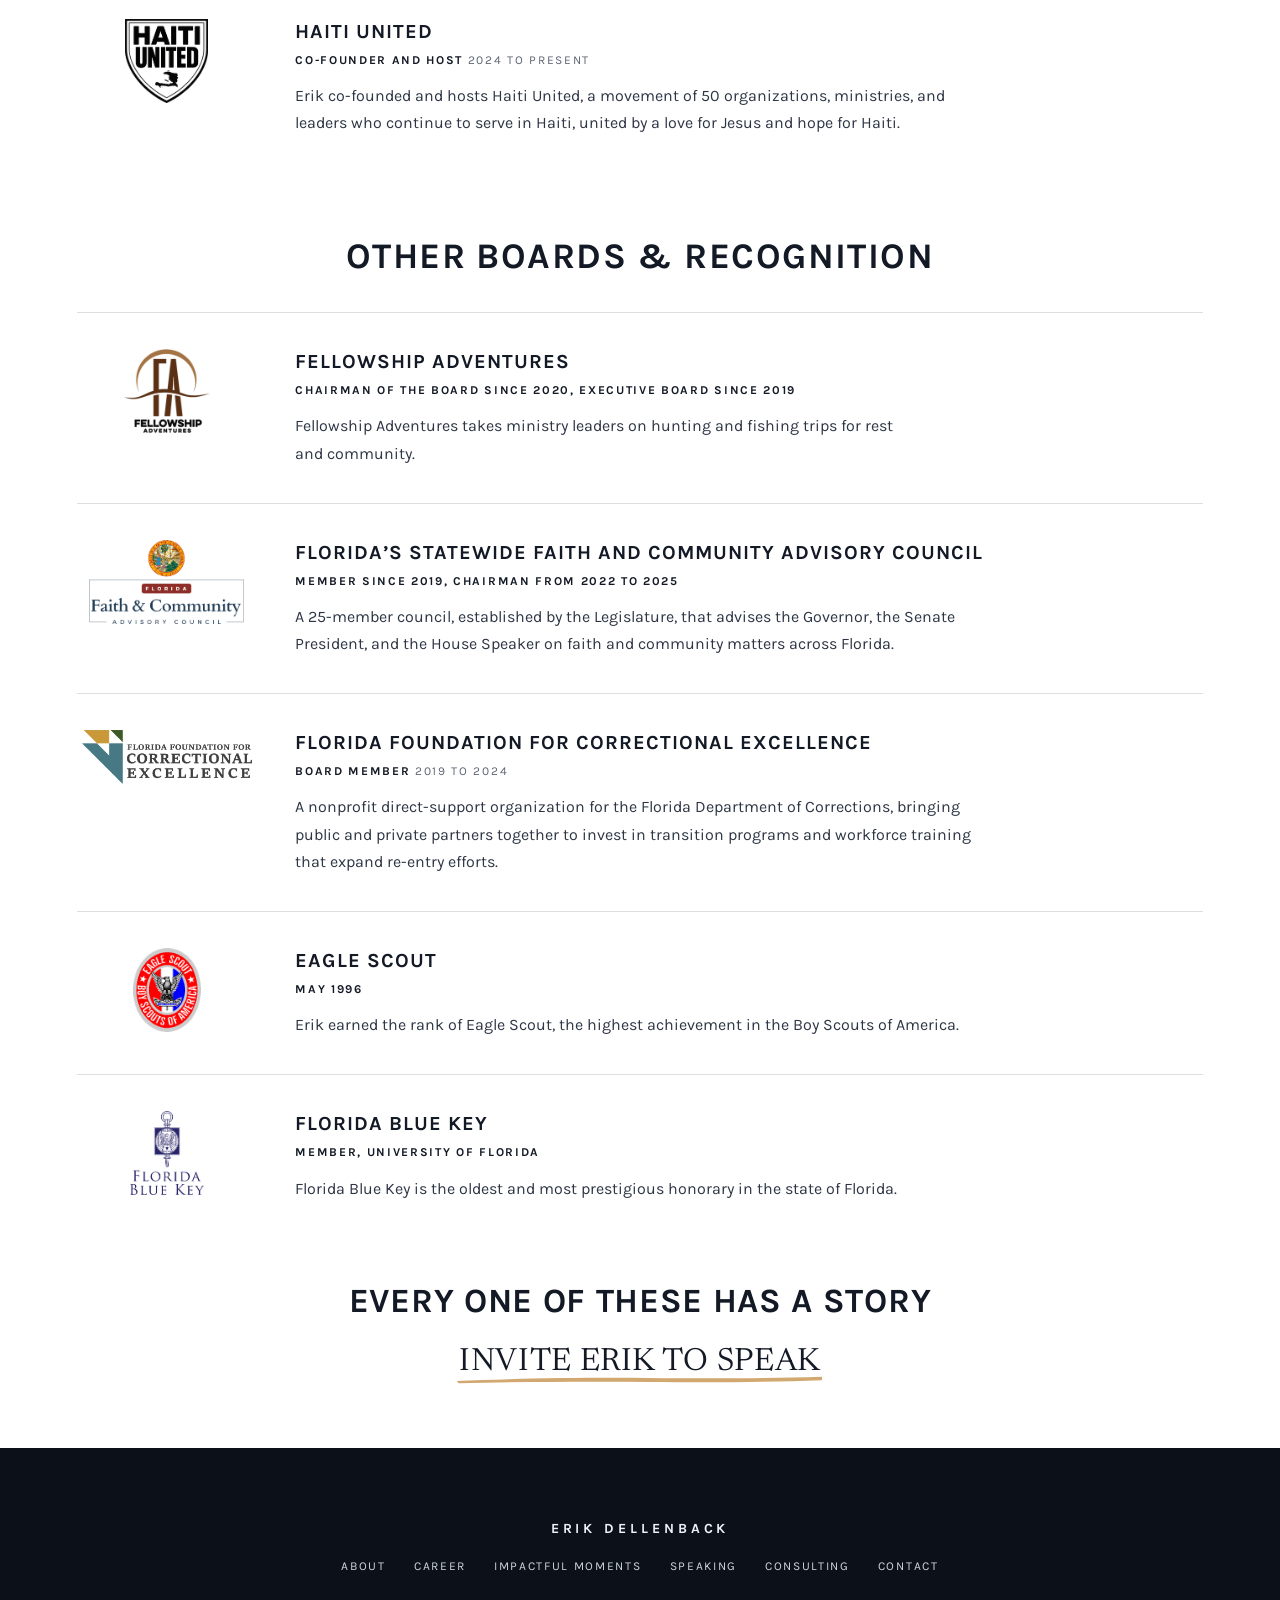
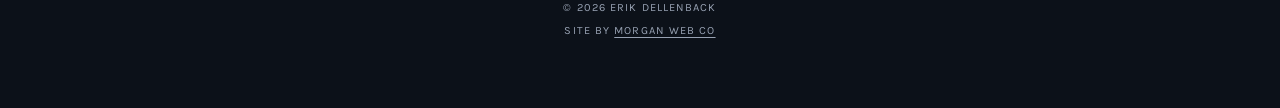
<file: career.html>
<!doctype html>
<html lang="en" class="no-js">
<head>
  <meta charset="utf-8">
  <meta name="viewport" content="width=device-width, initial-scale=1">
  <title>Career · Erik Dellenback</title>
  <meta name="description" content="Erik Dellenback’s career and experiences: employers and clients, businesses owned, projects, other boards and recognition.">
  <link rel="canonical" href="https://erikdellenback.com/career.html">
  <meta name="theme-color" content="#131a26">
  <meta property="og:type" content="website">
  <meta property="og:site_name" content="Erik Dellenback">
  <meta property="og:title" content="Career and experiences · Erik Dellenback">
  <meta property="og:description" content="More than 25 years of employers, clients, businesses, and projects.">
  <meta property="og:url" content="https://erikdellenback.com/career.html">
  <meta property="og:image" content="https://erikdellenback.com/images/og-image.jpg">
  <meta property="og:image:width" content="1200">
  <meta property="og:image:height" content="630">
  <meta property="og:image:alt" content="Erik Dellenback walking a hurricane recovery site with Governor and First Lady DeSantis">
  <meta name="twitter:card" content="summary_large_image">
  <link rel="icon" href="favicon.svg" type="image/svg+xml">
  <link rel="preconnect" href="https://fonts.googleapis.com">
  <link rel="preconnect" href="https://fonts.gstatic.com" crossorigin>
  <link href="https://fonts.googleapis.com/css2?family=Newsreader:ital,opsz,wght@0,6..72,300;0,6..72,400;1,6..72,300&family=Karla:ital,wght@0,300;0,400;0,500;0,700;1,400&display=swap" rel="stylesheet">
  <link rel="stylesheet" href="css/site.css">
  <script src="js/site.js" defer onerror="document.documentElement.classList.replace('js','no-js')"></script>
  <!-- Cloudflare Web Analytics --><script type="module" src="https://static.cloudflareinsights.com/beacon.min.js" data-cf-beacon='{"token": "89be1111280f42fdba9daabd3749b0bc"}'></script><!-- End Cloudflare Web Analytics -->
</head>
<body>
<a class="skip" href="#main">Skip to content</a>

<header class="topbar topbar--static">
  <a class="topbar__mark" href="index.html">Erik Dellenback</a>
  <button class="menu-btn" type="button" aria-expanded="false" aria-controls="menu">
    <span class="menu-btn__label">Menu</span>
    <span class="menu-btn__lines" aria-hidden="true"></span>
  </button>
</header>

<div id="menu" class="menu" hidden>
  <div class="menu__backdrop" data-menu-close></div>
  <nav class="menu__panel" aria-label="Site">
    <button class="menu__close" type="button" data-menu-close>Close</button>
    <ul class="menu__list">
      <li><a href="index.html">Home</a></li>
      <li><a href="about.html">About</a></li>
      <li><a href="career.html" aria-current="page">Career</a></li>
      <li><a href="moments.html">Impactful Moments</a></li>
      <li><a href="speaking.html">Speaking</a></li>
      <li><a href="consulting.html">Consulting</a></li>
      <li><a href="contact.html">Contact</a></li>
    </ul>
  </nav>
</div>
<main id="main" tabindex="-1">

<!-- ============================================================
     OPENING  (navy)
     ============================================================ -->
<section class="band band--navy">
  <div class="section">
    <div class="press press--center press--center-head">
      <h1 class="h2 h2--xl">Career and experiences</h1>
      <p class="pull pull--plain">Erik grew up loving the Dr. Seuss book <em>Oh, the Places You’ll Go!</em> This page traces a vocational life of learning that comes from following the Lord. <span class="pull__refrain">Oh, the places you’ll go!</span></p>
    </div>
  </div>
</section>

<!-- ============================================================
     THE LIST  (white, at Erik's request, so the logos need no boxes)
     categorical, then chronological; wording is from the copywriter-edited
     document Erik sent on 6 November 2026
     ============================================================ -->
<section class="band band--light band--career">
  <div class="section reveal">
    <h2 class="h2 h2--center">Employers and clients</h2>
    <ol class="orgs">
      <li class="org" id="eleven22">
        <div class="org__logo"><img src="logos/eleven22.png" alt="The Church of Eleven22" width="200" height="200" loading="lazy" decoding="async"></div>
        <div>
          <h3 class="org__name">The Church of Eleven22</h3>
          <p class="org__role">Ordained Pastor <span>2025</span>; Pastor of Ministry Partnerships <span>2026 to present</span></p>
          <p class="org__line">Erik works with church leadership to help The Church of Eleven22 steward its God-given national platform as the fastest-growing church in America and the fourth largest in the country. His focus is twofold: nationwide pastoral care through pastor retreats, coaching, and hunting and fishing trips; and civic engagement, helping believers think through faith and the Christian’s role in politics and government.</p>
        </div>
      </li>
      <li class="org" id="florida-family-voice">
        <div class="org__logo"><img src="logos/florida-family-voice.png" alt="Florida Family Voice" width="255" height="200" loading="lazy" decoding="async"></div>
        <div>
          <h3 class="org__name">Florida Family Voice</h3>
          <p class="org__role">Chief Executive Officer and Board Member <span>2025 to present</span></p>
          <p class="org__line">Erik joined Florida Family Voice (FFV) to continue the work he began in the Executive Office of the Governor at the intersection of faith, policy, and government. He leads the vision and strategy of FFV, which serves as Florida’s premier defender of Life, Marriage, Family, and Religious Liberty.</p>
        </div>
      </li>
      <li class="org" id="governors-office">
        <div class="org__logo"><img src="logos/gfci-seal.png" alt="Governor’s Faith and Community Initiative, State of Florida" width="199" height="200" loading="lazy" decoding="async"></div>
        <div>
          <h3 class="org__name">State of Florida, Executive Office of the Governor</h3>
          <p class="org__role">Florida’s first Governor’s Liaison for Faith and Community <span>2019 to 2025</span></p>
          <p class="org__line">In 2019, newly elected Governor Ron DeSantis made faith a priority for the state and appointed Erik to his leadership team as Florida’s first Governor’s Liaison for Faith and Community. Erik created the Governor’s Faith and Community Initiative office and led it for nearly six years, including through Covid. Under his leadership, more than 2,200 faith institutions and 5,600 nonprofit partners mobilized to serve Florida’s most vulnerable, and Florida became the first state to roll out CarePortal statewide. He also helped launch and build the Hope Florida initiative and served as its president in 2025.</p>
        </div>
      </li>
      <li class="org" id="for-others">
        <div class="org__logo"><img src="logos/for-others.svg" alt="For Others" width="269" height="31" loading="lazy" decoding="async"></div>
        <div>
          <h3 class="org__name">For Others</h3>
          <p class="org__role">Founding board member, then interim CEO and President <span>2018 to 2024</span></p>
          <p class="org__line">In 2018, Erik helped Christian musician Chris Tomlin start Angel Armies, now For Others, a nation-leading nonprofit addressing the foster care crisis in the United States. He served first as a founding board member and later as interim CEO and President.</p>
        </div>
      </li>
      <li class="org" id="tim-tebow-foundation">
        <div class="org__logo"><img src="logos/tim-tebow-foundation.png" alt="Tim Tebow Foundation" width="830" height="200" loading="lazy" decoding="async"></div>
        <div>
          <h3 class="org__name">Tim Tebow Foundation</h3>
          <p class="org__role">Founding President and Executive Director <span>2011 to 2017</span></p>
          <p class="org__line">Erik led the Tim Tebow Foundation as its founding President and Executive Director for nearly seven years. Under his leadership, the foundation launched numerous domestic and international ministry programs. These included the Tebow CURE Hospital in the Philippines and Night to Shine, now a worldwide prom for people with special needs. He also built and owned companies with Tim that handled speaking engagements, marketing, business development, and film production.</p>
        </div>
      </li>
      <li class="org" id="flagler-college">
        <div class="org__logo"><img src="logos/flagler.png" alt="Flagler College" width="239" height="200" loading="lazy" decoding="async"></div>
        <div>
          <h3 class="org__name">Flagler College</h3>
          <p class="org__role">Adjunct Professor, Sales in Sports Management <span>2008 to 2011</span></p>
          <p class="org__line">While serving at the Gator Bowl Association, Erik taught sales in Flagler College’s Sports Management program, bringing real-world industry experience into the classroom.</p>
        </div>
      </li>
      <li class="org" id="gator-bowl">
        <div class="org__logo"><img src="logos/gator-bowl.png" alt="Gator Bowl" width="145" height="200" loading="lazy" decoding="async"><img src="logos/acc-championship.png" alt="Dr Pepper ACC Championship" width="164" height="200" loading="lazy" decoding="async"></div>
        <div>
          <h3 class="org__name">Gator Bowl Association</h3>
          <p class="org__role">Intern to Vice President and Chief Marketing Officer <span>1999 to 2011</span></p>
          <p class="org__line">Erik started in 1999 as the Gator Bowl parade intern and rose through the association over nearly 12 years. Along the way he served as Director of Ticketing, Director of Promotions and the PATCH program, and ultimately Vice President and Chief Marketing Officer. Most notably, when the ACC expanded to 12 teams and added a football championship in 2004, Erik was named the first Director of the ACC Championship. He built and ran the first three championship games as chief liaison to the ACC, Dr Pepper, ABC Sports, and 90 game sponsors.</p>
        </div>
      </li>
      <li class="org" id="university-of-florida">
        <div class="org__logo"><img src="logos/university-of-florida.png" alt="University of Florida" width="1067" height="200" loading="lazy" decoding="async"></div>
        <div>
          <h3 class="org__name">University of Florida</h3>
          <p class="org__role">University Athletic Association marketing intern <span>Spring 2000</span></p>
          <p class="org__line">Erik’s first job in college athletics was as a marketing intern for UF’s University Athletic Association.</p>
        </div>
      </li>
    </ol>
    <h2 class="h2 h2--center">Businesses owned</h2>
    <ol class="orgs">
      <li class="org" id="hat-n-hoodie">
        <div class="org__logo"><img src="logos/hat-n-hoodie.png" alt="Hat n Hoodie Consulting" width="193" height="200" loading="lazy" decoding="async"></div>
        <div>
          <h3 class="org__name">Hat n Hoodie Consulting</h3>
          <p class="org__role">Founder <span>2017 to present</span></p>
          <p class="org__line">Erik founded Hat n Hoodie Consulting (formerly Mercy Seeds Consulting), a national firm serving individuals, businesses, nonprofits, ministries, and families who steward platforms of affluence or influence. <a href="consulting.html">More on the Consulting page</a>.</p>
        </div>
      </li>
      <li class="org" id="joeys-custard">
        <div class="org__logo"><img src="logos/joeys-custard.png" alt="Joey’s Custard" width="279" height="200" loading="lazy" decoding="async"></div>
        <div>
          <h3 class="org__name">Joey’s Custard</h3>
          <p class="org__role">Independent owner, Sanibel Island <span>2021 to 2022</span></p>
          <p class="org__line">Erik owned Joey’s Custard, a family-run shop on Sanibel Island built on the motto “where our family serves your family.” Hurricane Ian closed it in September 2022.</p>
        </div>
      </li>
      <li class="org" id="auntie-annes">
        <div class="org__logo"><img src="logos/auntie-annes.png" alt="Auntie Anne’s" width="1235" height="200" loading="lazy" decoding="async"></div>
        <div>
          <h3 class="org__name">Auntie Anne’s Pretzels</h3>
          <p class="org__role">Owner and franchisee <span>2017 to 2024</span></p>
          <p class="org__line">Erik owned and operated a co-branded Auntie Anne’s and Planet Smoothie storefront in St.&nbsp;Augustine, Florida. From 2019 to 2021, he also designed, built, and ran an Auntie Anne’s food truck across Northeast Florida.</p>
        </div>
      </li>
      <li class="org" id="planet-smoothie">
        <div class="org__logo"><img src="logos/planet-smoothie.png" alt="Planet Smoothie" width="635" height="200" loading="lazy" decoding="async"></div>
        <div>
          <h3 class="org__name">Planet Smoothie</h3>
          <p class="org__role">Owner and franchisee <span>2017 to 2024</span></p>
          <p class="org__line">Erik owned and operated a co-branded Planet Smoothie and Auntie Anne’s storefront in St.&nbsp;Augustine, Florida.</p>
        </div>
      </li>
      <li class="org" id="td-autographs">
        <div class="org__logo"><img src="logos/td-autographs.png" alt="TD Autographs" width="100" height="72" loading="lazy" decoding="async"></div>
        <div>
          <h3 class="org__name">TD Autographs</h3>
          <p class="org__role">Co-owner <span>2012 to 2017</span></p>
          <p class="org__line">Erik co-owned TD Autographs, a one-stop shop that handled all logistics and sales for Tim Tebow autographs and memorabilia.</p>
        </div>
      </li>
      <li class="org" id="td-speaking">
        <div class="org__logo org__logo--word">TD Speaking</div>
        <div>
          <h3 class="org__name">TD Speaking</h3>
          <p class="org__role">Owner <span>2012 to 2017</span></p>
          <p class="org__line">Erik owned TD Speaking, which booked and managed every Tim Tebow speaking engagement from booking through event day.</p>
        </div>
      </li>
    </ol>
    <h2 class="h2 h2--center">Projects</h2>
    <ol class="orgs">
      <li class="org" id="night-to-shine">
        <div class="org__logo"><img src="logos/night-to-shine.png" alt="Night to Shine" width="320" height="200" loading="lazy" decoding="async"></div>
        <div>
          <h3 class="org__name">Night to Shine</h3>
          <p class="org__role">Began and implemented at the Tim Tebow Foundation <span>2014</span></p>
          <p class="org__line">Erik started Night to Shine at the Tim Tebow Foundation as a prom night experience for people with special needs. It is now a worldwide movement held in all 50 states and 24 countries, representing more than 32 Christian denominations.</p>
        </div>
      </li>
      <li class="org" id="run-the-race">
        <div class="org__logo"><img src="images/poster-run-the-race-300.jpg" alt="Run the Race poster" width="300" height="434" loading="lazy" decoding="async"></div>
        <div>
          <h3 class="org__name">Run the Race</h3>
          <p class="org__role">Executive producer <span>2016 to 2019</span></p>
          <p class="org__line">Erik executive produced the 2019 national theatrical release <em>Run the Race</em> alongside Tim and Robby Tebow. The sports drama highlights brotherhood, resilience, and contrasting worldviews.</p>
        </div>
      </li>
      <li class="org" id="he-calls-me-daughter">
        <div class="org__logo"><img src="images/poster-he-calls-me-daughter-300.jpg" alt="He Calls Me Daughter poster" width="300" height="444" loading="lazy" decoding="async"></div>
        <div>
          <h3 class="org__name">He Calls Me Daughter</h3>
          <p class="org__role">Executive producer <span>2024 to 2026</span></p>
          <p class="org__line">Erik executive produced this faith-based documentary, released nationally in 2026 and now seen around the world. The film explores the “father wound” in women and how healing comes through God the Father. It follows the Kendrick Brothers’ <em>Show Me the Father</em>, which addressed the father wound in men.</p>
        </div>
      </li>
      <li class="org" id="haiti-united">
        <div class="org__logo"><img src="logos/haiti-united.png" alt="Haiti United" width="197" height="200" loading="lazy" decoding="async"></div>
        <div>
          <h3 class="org__name">Haiti United</h3>
          <p class="org__role">Co-founder and host <span>2024 to present</span></p>
          <p class="org__line">Erik co-founded and hosts Haiti United, a movement of 50 organizations, ministries, and leaders who continue to serve in Haiti, united by a love for Jesus and hope for Haiti.</p>
        </div>
      </li>
    </ol>
    <h2 class="h2 h2--center">Other boards &amp; recognition</h2>
    <ol class="orgs">
      <li class="org" id="fellowship-adventures">
        <div class="org__logo"><img src="logos/fellowship-adventures.png" alt="Fellowship Adventures" width="204" height="200" loading="lazy" decoding="async"></div>
        <div>
          <h3 class="org__name">Fellowship Adventures</h3>
          <p class="org__role">Chairman of the Board since 2020, executive board since 2019</p>
          <p class="org__line">Fellowship Adventures takes ministry leaders on hunting and fishing trips for rest and community.</p>
        </div>
      </li>
      <li class="org" id="faith-and-community-council">
        <div class="org__logo"><img src="logos/faith-and-community-council.png" alt="Florida Faith and Community Advisory Council" width="369" height="200" loading="lazy" decoding="async"></div>
        <div>
          <h3 class="org__name">Florida’s Statewide Faith and Community Advisory Council</h3>
          <p class="org__role">Member since 2019, Chairman&nbsp;from&nbsp;2022&nbsp;to&nbsp;2025</p>
          <p class="org__line">A 25-member council, established by the Legislature, that advises the Governor, the Senate President, and the House Speaker on faith and community matters across Florida.</p>
        </div>
      </li>
      <li class="org" id="correctional-excellence">
        <div class="org__logo"><img src="logos/correctional-excellence.png" alt="Florida Foundation for Correctional Excellence" width="629" height="200" loading="lazy" decoding="async"></div>
        <div>
          <h3 class="org__name">Florida Foundation for Correctional Excellence</h3>
          <p class="org__role">Board member <span>2019 to 2024</span></p>
          <p class="org__line">A nonprofit direct-support organization for the Florida Department of Corrections, bringing public and private partners together to invest in transition programs and workforce training that expand re&#8288;-&#8288;entry efforts.</p>
        </div>
      </li>
      <li class="org" id="eagle-scout">
        <div class="org__logo"><img src="logos/eagle-scout.png" alt="Eagle Scout" width="162" height="200" loading="lazy" decoding="async"></div>
        <div>
          <h3 class="org__name">Eagle Scout</h3>
          <p class="org__role">May 1996</p>
          <p class="org__line">Erik earned the rank of Eagle Scout, the highest achievement in the Boy Scouts of America.</p>
        </div>
      </li>
      <li class="org" id="florida-blue-key">
        <div class="org__logo"><img src="logos/florida-blue-key.png" alt="Florida Blue Key" width="175" height="200" loading="lazy" decoding="async"></div>
        <div>
          <h3 class="org__name">Florida Blue Key</h3>
          <p class="org__role">Member, University of Florida</p>
          <p class="org__line">Florida Blue Key is the oldest and most prestigious honorary in the state of Florida.</p>
        </div>
      </li>
    </ol>
    <div class="cta cta--on-light">
      <p class="cta__line">Every one of these has a story</p>
      <a class="cta__link" href="speaking.html">Invite Erik to speak<svg class="cta__stroke" viewBox="0 0 400 12" preserveAspectRatio="none" aria-hidden="true"><path d="M2 8.5 C 60 5.5, 140 4, 210 4.8 C 280 5.6, 340 5.2, 398 3.2 L 397.6 7.4 C 340 9.8, 280 10.4, 210 9.6 C 140 8.8, 70 9.6, 4 11 Z" fill="currentColor"/></svg></a>
    </div>
  </div>
</section>

</main>

<footer class="footer">
  <a class="footer__mark" href="index.html">Erik Dellenback</a>
  <nav class="footer__nav" aria-label="Footer">
    <a href="about.html">About</a>
    <a href="career.html">Career</a>
    <a href="moments.html">Impactful Moments</a>
    <a href="speaking.html">Speaking</a>
    <a href="consulting.html">Consulting</a>
    <a href="contact.html">Contact</a>
  </nav>
  <!-- social links go here once Erik sends the ones he uses:
  <div class="footer__links"><a href="https://instagram.com/">Instagram</a></div>
  -->
  <p class="footer__legal">&copy; 2026 Erik Dellenback</p>
  <p class="footer__credit">Site by <a href="https://morganwebco.com" rel="noopener">Morgan Web Co</a></p>
</footer>

</body>
</html>
</file>
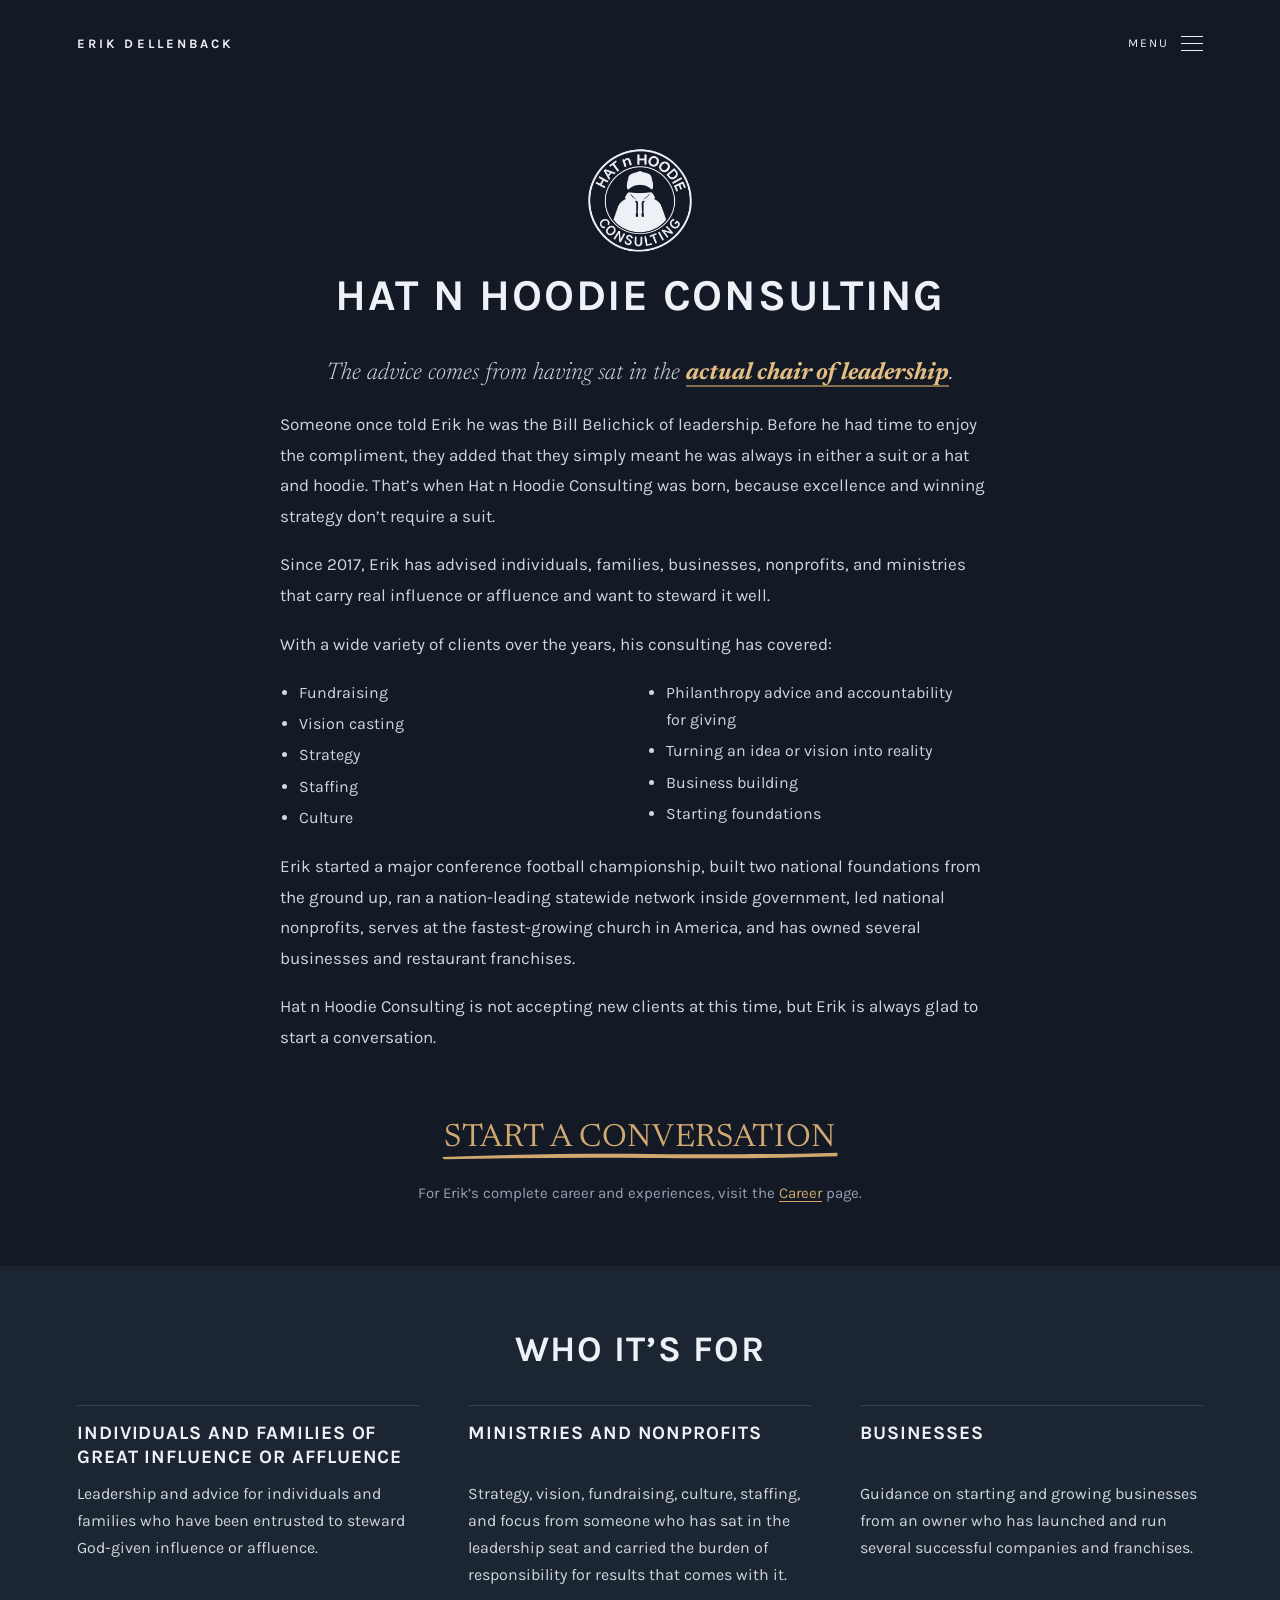
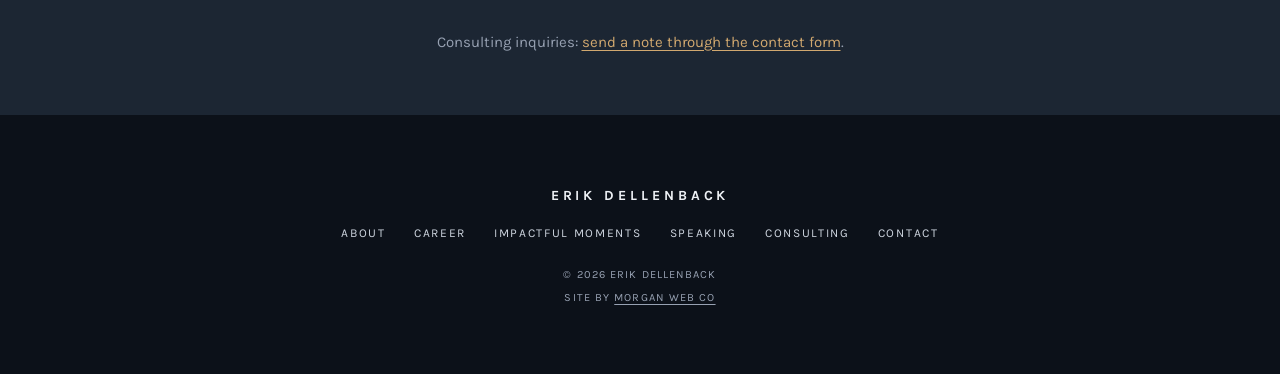
<file: consulting.html>
<!doctype html>
<html lang="en" class="no-js">
<head>
  <meta charset="utf-8">
  <meta name="viewport" content="width=device-width, initial-scale=1">
  <title>Consulting · Erik Dellenback</title>
  <meta name="description" content="Hat n Hoodie Consulting. Since 2017, Erik Dellenback has advised individuals, families, businesses, nonprofits, and ministries that carry real influence or affluence and want to steward it well.">
  <link rel="canonical" href="https://erikdellenback.com/consulting.html">
  <meta name="theme-color" content="#131a26">
  <meta property="og:type" content="website">
  <meta property="og:site_name" content="Erik Dellenback">
  <meta property="og:title" content="Hat n Hoodie Consulting · Erik Dellenback">
  <meta property="og:description" content="The advice comes from having sat in the actual chair of leadership: a conference championship started, two national foundations built, a statewide network run inside government, businesses owned.">
  <meta property="og:url" content="https://erikdellenback.com/consulting.html">
  <meta property="og:image" content="https://erikdellenback.com/images/og-image.jpg">
  <meta property="og:image:width" content="1200">
  <meta property="og:image:height" content="630">
  <meta property="og:image:alt" content="Erik Dellenback walking a hurricane recovery site with Governor and First Lady DeSantis">
  <meta name="twitter:card" content="summary_large_image">
  <link rel="icon" href="favicon.svg" type="image/svg+xml">
  <link rel="preconnect" href="https://fonts.googleapis.com">
  <link rel="preconnect" href="https://fonts.gstatic.com" crossorigin>
  <link href="https://fonts.googleapis.com/css2?family=Newsreader:ital,opsz,wght@0,6..72,300;0,6..72,400;1,6..72,300&family=Karla:wght@300;400;500;700&display=swap" rel="stylesheet">
  <link rel="stylesheet" href="css/site.css">
  <script src="js/site.js" defer onerror="document.documentElement.classList.replace('js','no-js')"></script>
  <!-- Cloudflare Web Analytics --><script type="module" src="https://static.cloudflareinsights.com/beacon.min.js" data-cf-beacon='{"token": "89be1111280f42fdba9daabd3749b0bc"}'></script><!-- End Cloudflare Web Analytics -->
</head>
<body>
<a class="skip" href="#main">Skip to content</a>

<header class="topbar topbar--static">
  <a class="topbar__mark" href="index.html">Erik Dellenback</a>
  <button class="menu-btn" type="button" aria-expanded="false" aria-controls="menu">
    <span class="menu-btn__label">Menu</span>
    <span class="menu-btn__lines" aria-hidden="true"></span>
  </button>
</header>

<div id="menu" class="menu" hidden>
  <div class="menu__backdrop" data-menu-close></div>
  <nav class="menu__panel" aria-label="Site">
    <button class="menu__close" type="button" data-menu-close>Close</button>
    <ul class="menu__list">
      <li><a href="index.html">Home</a></li>
      <li><a href="about.html">About</a></li>
      <li><a href="career.html">Career</a></li>
      <li><a href="moments.html">Impactful Moments</a></li>
      <li><a href="speaking.html">Speaking</a></li>
      <li><a href="consulting.html" aria-current="page">Consulting</a></li>
      <li><a href="contact.html">Contact</a></li>
    </ul>
  </nav>
</div>
<main id="main" tabindex="-1">

<!-- ============================================================
     OPENING  (navy)  Erik's copy, as edited by his copywriter, with his logo
     ============================================================ -->
<section class="band band--navy">
  <div class="section">
    <div class="press press--center press--center-head">
      <img class="split__logo" src="logos/hat-n-hoodie-light.png" alt="" width="386" height="400" fetchpriority="high" decoding="async">
      <h1 class="h2 h2--xl">Hat n Hoodie Consulting</h1>
      <p class="pull">The advice comes from having sat in the <mark class="hl">actual chair of leadership</mark>.</p>
      <div class="prose">
        <p>Someone once told Erik he was the Bill Belichick of leadership. Before he had time to enjoy the compliment, they added that they simply meant he was always in either a suit or a hat and hoodie. That’s when Hat n Hoodie Consulting was born, because excellence and winning strategy don’t require a suit.</p>
        <p>Since 2017, Erik has advised individuals, families, businesses, nonprofits, and ministries that carry real influence or affluence and want to steward it well.</p>
        <p>With a wide variety of clients over the years, his consulting has covered:</p>
        <ul class="areas">
          <li>Fundraising</li>
          <li>Vision casting</li>
          <li>Strategy</li>
          <li>Staffing</li>
          <li>Culture</li>
          <li>Philanthropy advice and accountability for giving</li>
          <li>Turning an idea or vision into reality</li>
          <li>Business building</li>
          <li>Starting foundations</li>
        </ul>
        <p>Erik started a major conference football championship, built two national foundations from the ground up, ran a nation-leading statewide network inside government, led national nonprofits, serves at the fastest-growing church in America, and has owned several businesses and restaurant franchises.</p>
        <p>Hat n Hoodie Consulting is not accepting new clients at this time, but Erik is always glad to start a conversation.</p>
      </div>
      <div class="cta">
        <a class="cta__link" href="contact.html?topic=consulting">Start a conversation<svg class="cta__stroke" viewBox="0 0 400 12" preserveAspectRatio="none" aria-hidden="true"><path d="M2 8.5 C 60 5.5, 140 4, 210 4.8 C 280 5.6, 340 5.2, 398 3.2 L 397.6 7.4 C 340 9.8, 280 10.4, 210 9.6 C 140 8.8, 70 9.6, 4 11 Z" fill="currentColor"/></svg></a>
      </div>
      <p class="press__contact">For Erik’s complete career and experiences, visit the <a href="career.html">Career</a> page.</p>
    </div>
  </div>
</section>

<!-- ============================================================
     WHO IT IS FOR  (slate)  three columns in Erik's words
     ============================================================ -->
<section class="band band--slate">
  <div class="section reveal">
    <h2 class="h2 h2--center">Who it’s for</h2>
    <div class="who">
      <div class="who__col">
        <h3 class="who__title">Individuals and families of great influence or affluence</h3>
        <p class="who__line">Leadership and advice for individuals and families who have been entrusted to steward God-given influence or affluence.</p>
      </div>
      <div class="who__col">
        <h3 class="who__title">Ministries and nonprofits</h3>
        <p class="who__line">Strategy, vision, fundraising, culture, staffing, and focus from someone who has sat in the leadership seat and carried the burden of responsibility for results that comes with it.</p>
      </div>
      <div class="who__col">
        <h3 class="who__title">Businesses</h3>
        <p class="who__line">Guidance on starting and growing businesses from an owner who has launched and run several successful companies and franchises.</p>
      </div>
    </div>
    <p class="press__contact">Consulting inquiries: <a href="contact.html?topic=consulting">send a note through the contact form</a>.</p>
  </div>
</section>

</main>

<footer class="footer">
  <a class="footer__mark" href="index.html">Erik Dellenback</a>
  <nav class="footer__nav" aria-label="Footer">
    <a href="about.html">About</a>
    <a href="career.html">Career</a>
    <a href="moments.html">Impactful Moments</a>
    <a href="speaking.html">Speaking</a>
    <a href="consulting.html">Consulting</a>
    <a href="contact.html">Contact</a>
  </nav>
  <!-- social links go here once Erik sends the ones he uses:
  <div class="footer__links"><a href="https://instagram.com/">Instagram</a></div>
  -->
  <p class="footer__legal">&copy; 2026 Erik Dellenback</p>
  <p class="footer__credit">Site by <a href="https://morganwebco.com" rel="noopener">Morgan Web Co</a></p>
</footer>

</body>
</html>
</file>
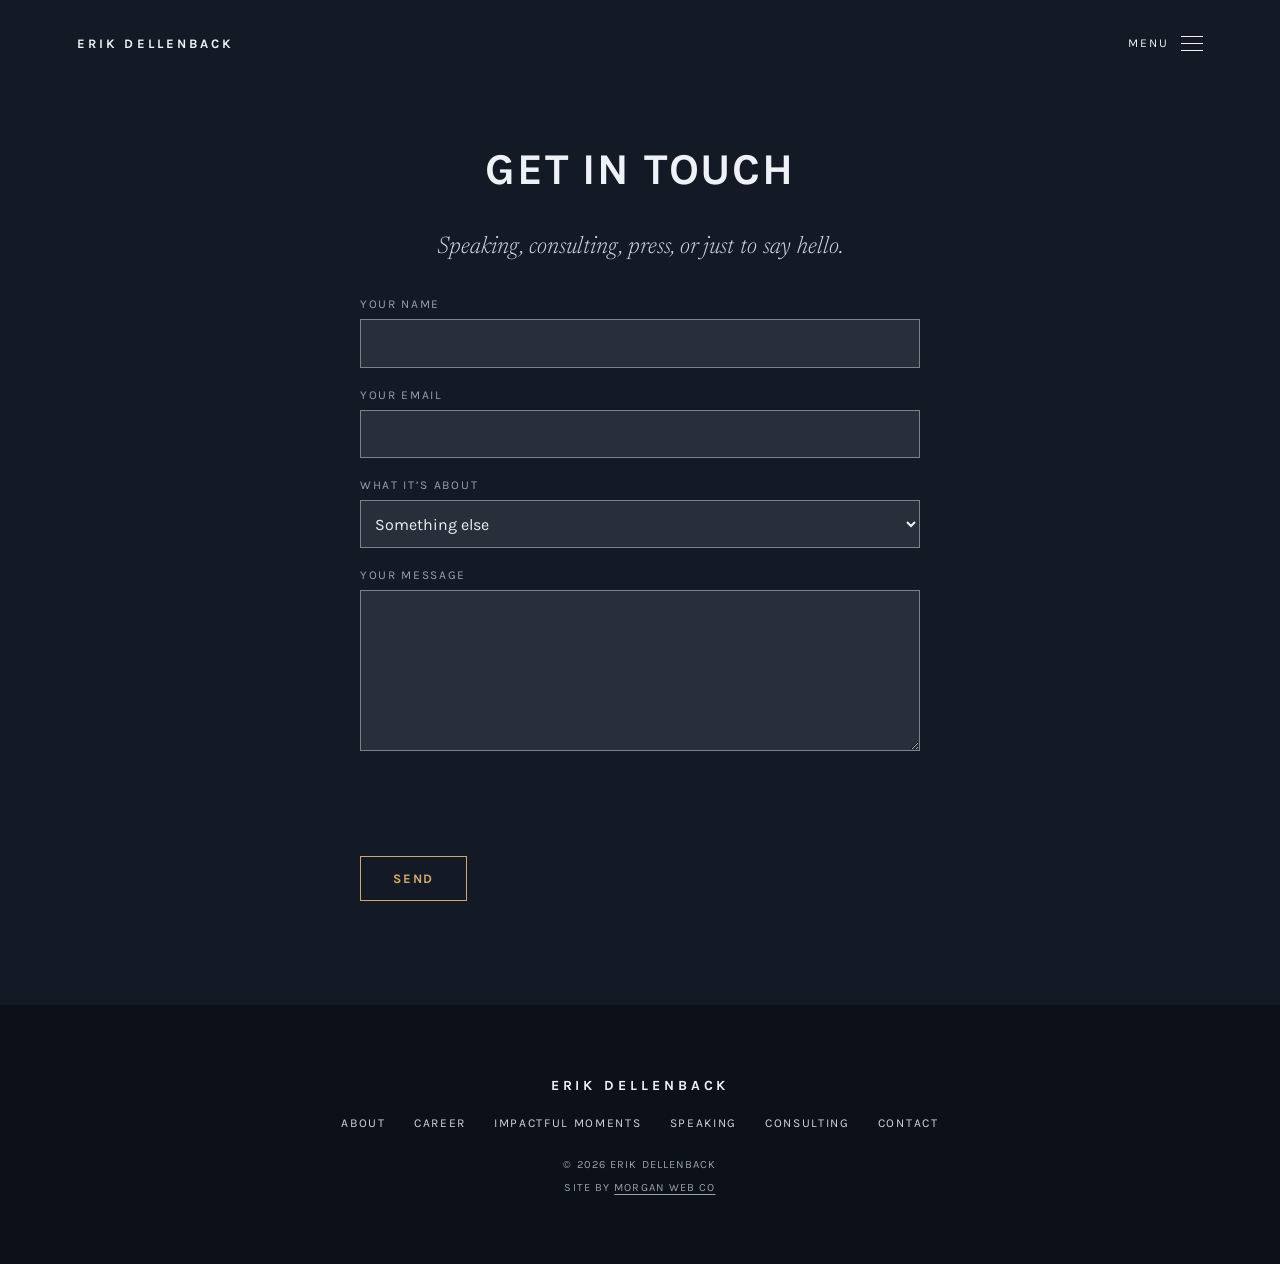
<file: contact.html>
<!doctype html>
<html lang="en" class="no-js">
<head>
  <meta charset="utf-8">
  <meta name="viewport" content="width=device-width, initial-scale=1">
  <title>Contact · Erik Dellenback</title>
  <meta name="description" content="Get in touch with Erik Dellenback about speaking, consulting or press.">
  <link rel="canonical" href="https://erikdellenback.com/contact.html">
  <meta name="theme-color" content="#131a26">
  <meta property="og:type" content="website">
  <meta property="og:site_name" content="Erik Dellenback">
  <meta property="og:title" content="Contact Erik Dellenback">
  <meta property="og:description" content="Speaking, consulting, press, or just to say hello.">
  <meta property="og:url" content="https://erikdellenback.com/contact.html">
  <meta property="og:image" content="https://erikdellenback.com/images/og-image.jpg">
  <meta property="og:image:width" content="1200">
  <meta property="og:image:height" content="630">
  <meta property="og:image:alt" content="Erik Dellenback walking a hurricane recovery site with Governor and First Lady DeSantis">
  <meta name="twitter:card" content="summary_large_image">
  <link rel="icon" href="favicon.svg" type="image/svg+xml">
  <link rel="preconnect" href="https://fonts.googleapis.com">
  <link rel="preconnect" href="https://fonts.gstatic.com" crossorigin>
  <link href="https://fonts.googleapis.com/css2?family=Newsreader:ital,opsz,wght@0,6..72,300;0,6..72,400;1,6..72,300&family=Karla:wght@300;400;500;700&display=swap" rel="stylesheet">
  <link rel="stylesheet" href="css/site.css">
  <script src="https://challenges.cloudflare.com/turnstile/v0/api.js" async defer></script>
  <script src="js/site.js" defer onerror="document.documentElement.classList.replace('js','no-js')"></script>
  <!-- Cloudflare Web Analytics --><script type="module" src="https://static.cloudflareinsights.com/beacon.min.js" data-cf-beacon='{"token": "89be1111280f42fdba9daabd3749b0bc"}'></script><!-- End Cloudflare Web Analytics -->
</head>
<body>
<a class="skip" href="#main">Skip to content</a>

<header class="topbar topbar--static">
  <a class="topbar__mark" href="index.html">Erik Dellenback</a>
  <button class="menu-btn" type="button" aria-expanded="false" aria-controls="menu">
    <span class="menu-btn__label">Menu</span>
    <span class="menu-btn__lines" aria-hidden="true"></span>
  </button>
</header>

<div id="menu" class="menu" hidden>
  <div class="menu__backdrop" data-menu-close></div>
  <nav class="menu__panel" aria-label="Site">
    <button class="menu__close" type="button" data-menu-close>Close</button>
    <ul class="menu__list">
      <li><a href="index.html">Home</a></li>
      <li><a href="about.html">About</a></li>
      <li><a href="career.html">Career</a></li>
      <li><a href="moments.html">Impactful Moments</a></li>
      <li><a href="speaking.html">Speaking</a></li>
      <li><a href="consulting.html">Consulting</a></li>
      <li><a href="contact.html" aria-current="page">Contact</a></li>
    </ul>
  </nav>
</div>
<main id="main" tabindex="-1">

<!-- ============================================================
     CONTACT  (navy)  The form posts to the Morgan Web Co forms worker,
     like every Morgan Web Co site. No email address appears anywhere on
     the site: the recipient lives in that worker's database (README).
     ============================================================ -->
<section class="band band--navy">
  <div class="section">
    <div class="press press--center press--center-head">
      <h1 class="h2 h2--xl">Get in touch</h1>
      <p class="pull">Speaking, consulting, press, or just to say hello.</p>
      <form class="form" data-form data-endpoint="https://dashboard.morganwebco.com/api/forms" method="POST">
        <div class="form__row">
          <label for="f-name">Your name</label>
          <input id="f-name" name="name" type="text" autocomplete="name" required>
        </div>
        <div class="form__row">
          <label for="f-email">Your email</label>
          <input id="f-email" name="email" type="email" autocomplete="email" required>
        </div>
        <div class="form__row">
          <label for="f-topic">What it’s about</label>
          <select id="f-topic" name="topic">
            <option value="Speaking">Speaking</option>
            <option value="Consulting">Consulting</option>
            <option value="Press">Press</option>
            <option value="Something else" selected>Something else</option>
          </select>
        </div>
        <div class="form__row">
          <label for="f-message">Your message</label>
          <textarea id="f-message" name="message" rows="6" required></textarea>
        </div>
        <input class="form__trap" type="checkbox" name="botcheck" tabindex="-1" autocomplete="off" aria-hidden="true">
        <input type="hidden" name="subject" value="Website message">
        <input type="hidden" name="from_name" value="Erik Dellenback Website">
        <input type="hidden" name="form_type" value="contact">
        <div class="form__check cf-turnstile" data-sitekey="0x4AAAAAAFLY6LehAdeewofI" data-theme="dark"></div>
        <noscript><p class="form__status">This form needs JavaScript turned on to send.</p></noscript>
        <button class="form__submit" type="submit">Send</button>
        <p class="form__status" role="status" aria-live="polite"></p>
      </form>
    </div>
  </div>
</section>

</main>

<footer class="footer">
  <a class="footer__mark" href="index.html">Erik Dellenback</a>
  <nav class="footer__nav" aria-label="Footer">
    <a href="about.html">About</a>
    <a href="career.html">Career</a>
    <a href="moments.html">Impactful Moments</a>
    <a href="speaking.html">Speaking</a>
    <a href="consulting.html">Consulting</a>
    <a href="contact.html">Contact</a>
  </nav>
  <!-- social links go here once Erik sends the ones he uses:
  <div class="footer__links"><a href="https://instagram.com/">Instagram</a></div>
  -->
  <p class="footer__legal">&copy; 2026 Erik Dellenback</p>
  <p class="footer__credit">Site by <a href="https://morganwebco.com" rel="noopener">Morgan Web Co</a></p>
</footer>

</body>
</html>
</file>
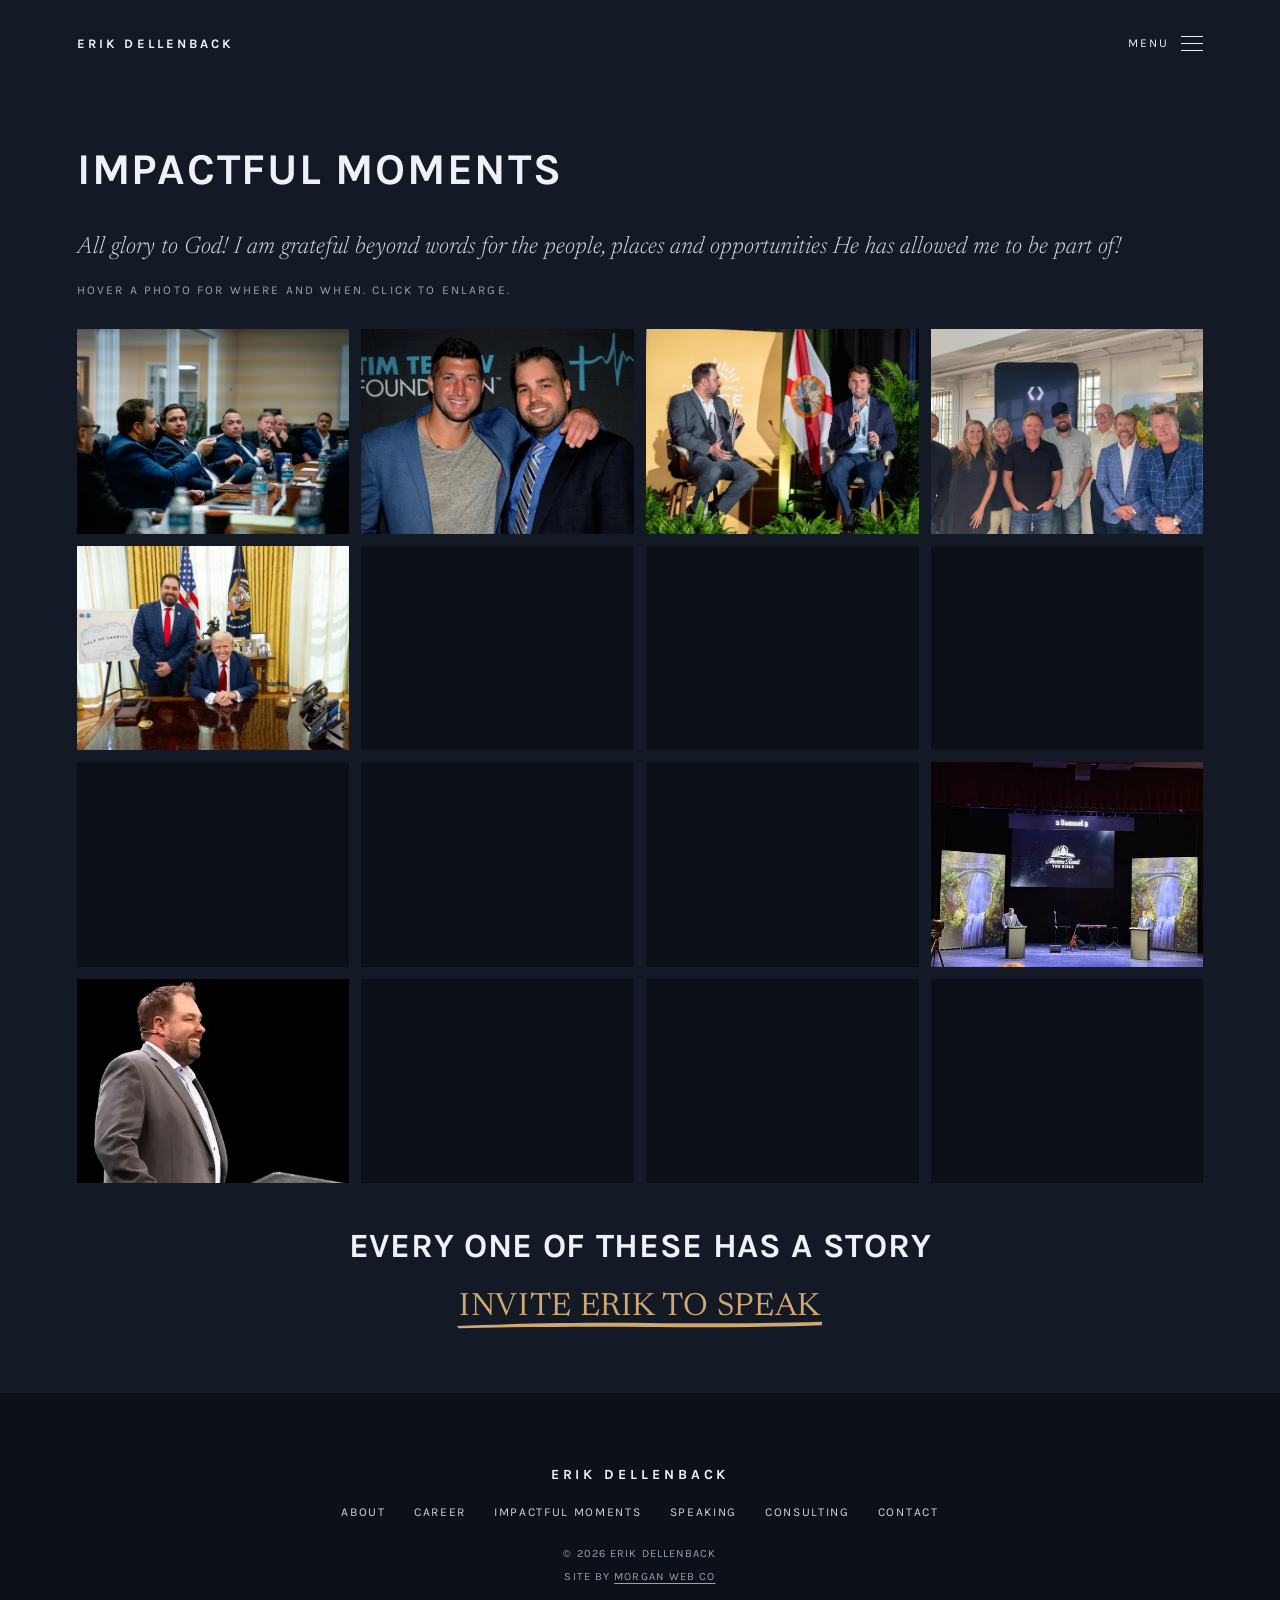
<file: experiences.html>
<!doctype html>
<html lang="en">
<head>
  <meta charset="utf-8">
  <meta name="robots" content="noindex">
  <meta http-equiv="refresh" content="0; url=moments.html">
  <title>Moved</title>
  <link rel="canonical" href="https://erikdellenback.com/moments.html">
  <!-- Cloudflare Web Analytics --><script type="module" src="https://static.cloudflareinsights.com/beacon.min.js" data-cf-beacon='{"token": "89be1111280f42fdba9daabd3749b0bc"}'></script><!-- End Cloudflare Web Analytics -->
</head>
<body>
<p>This page moved to <a href="moments.html">moments.html</a>.</p>
</body>
</html>
</file>
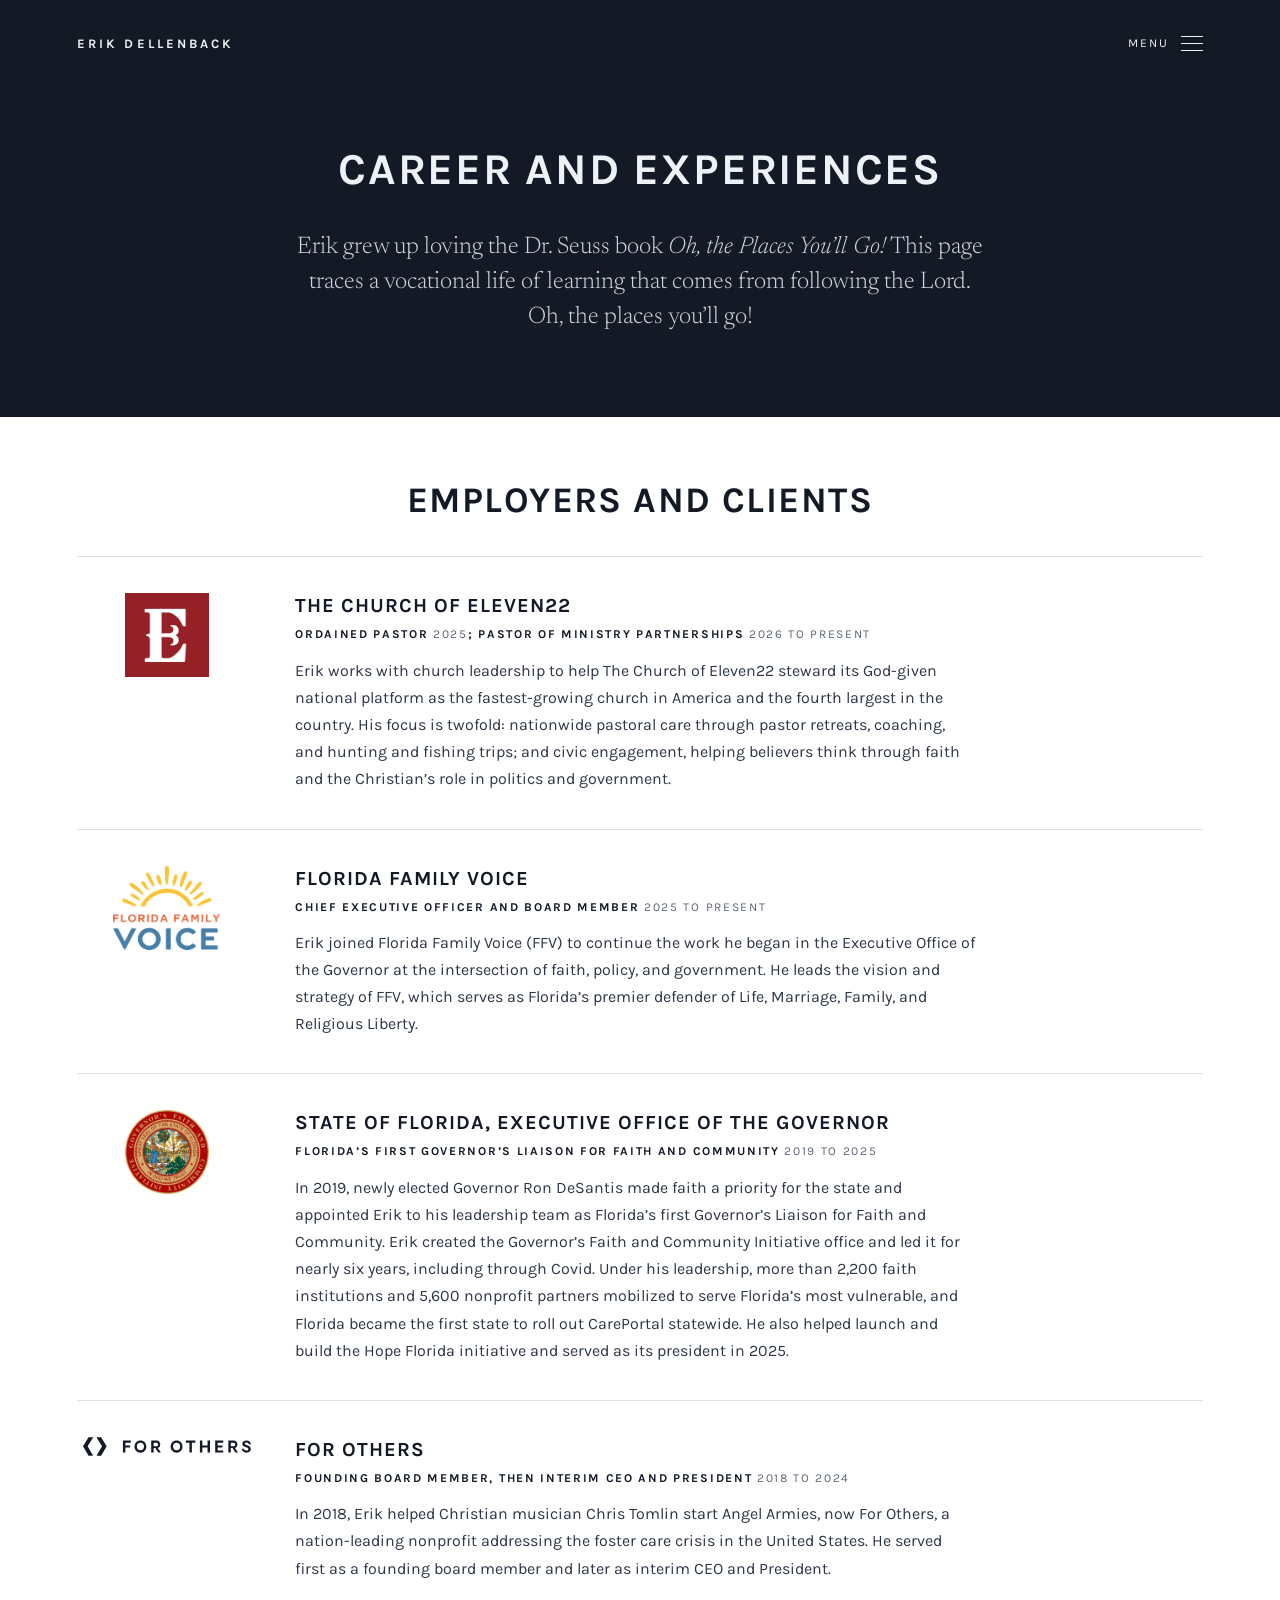
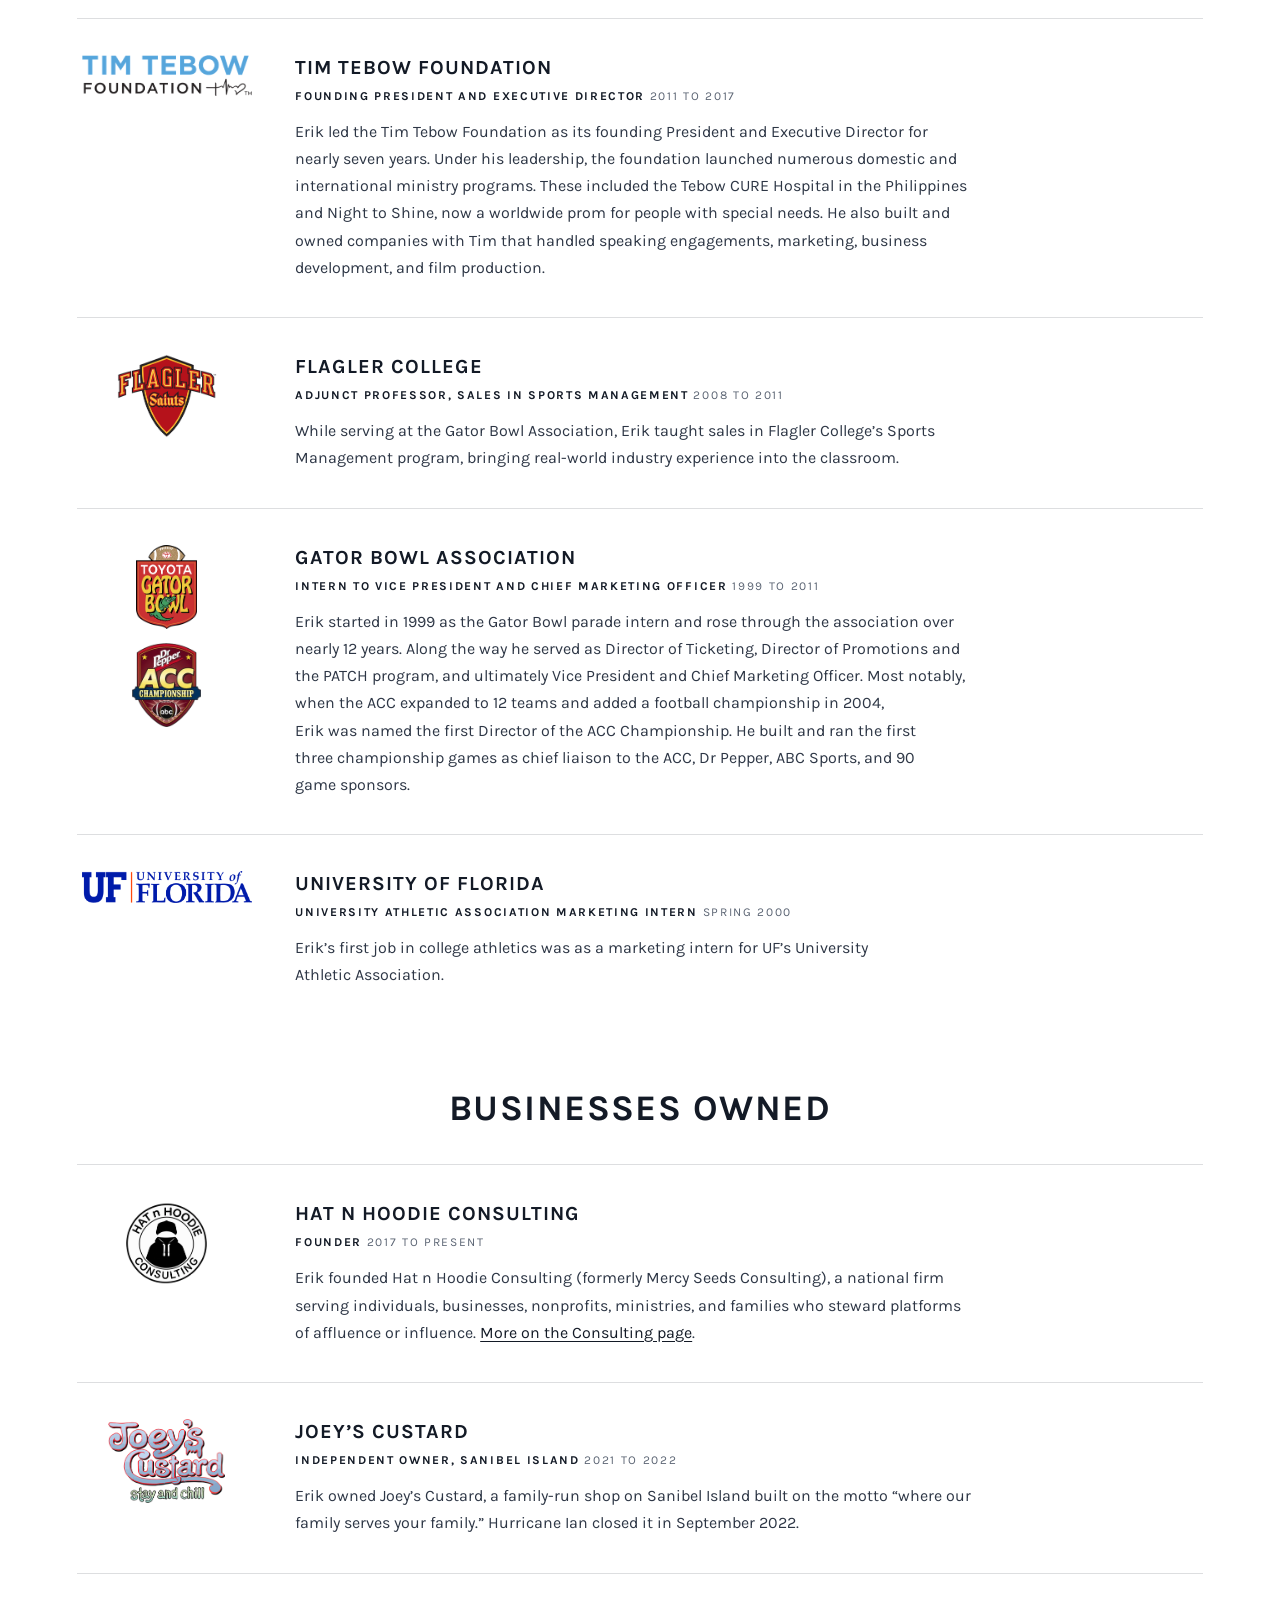
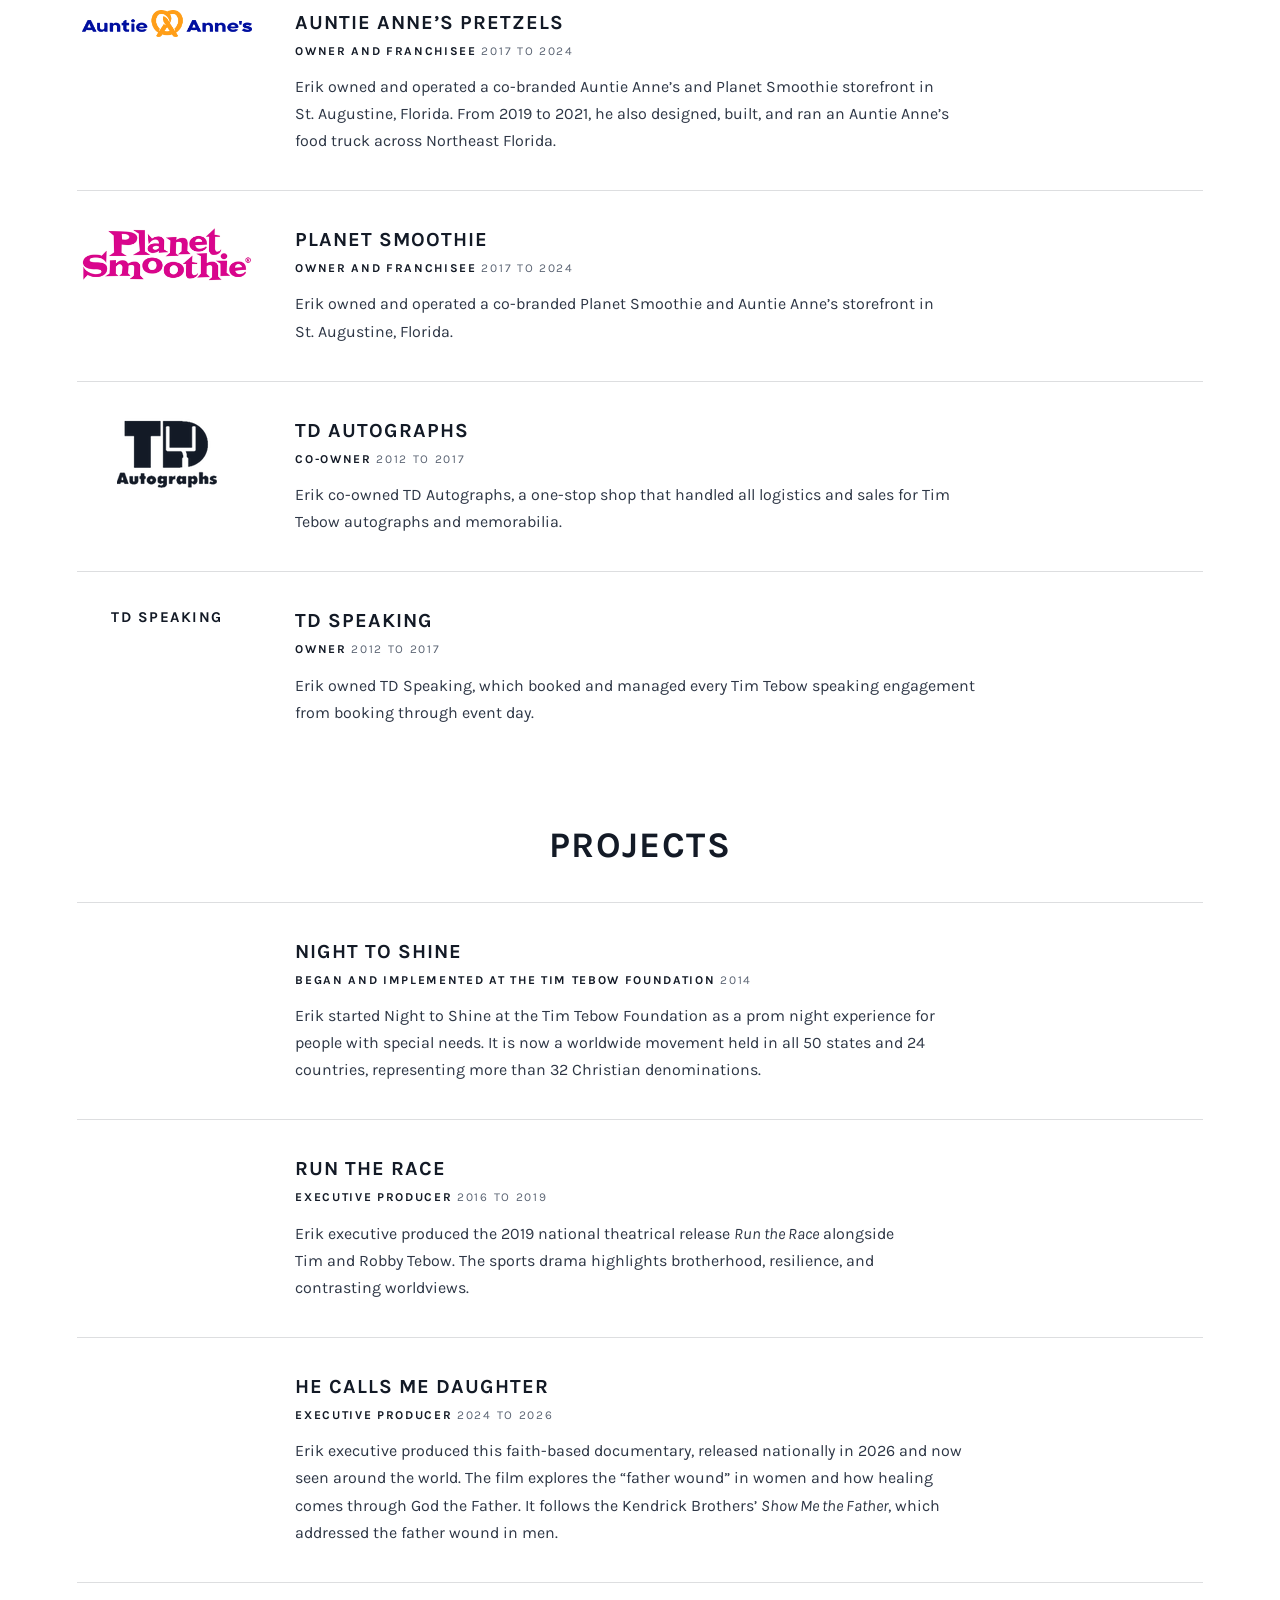
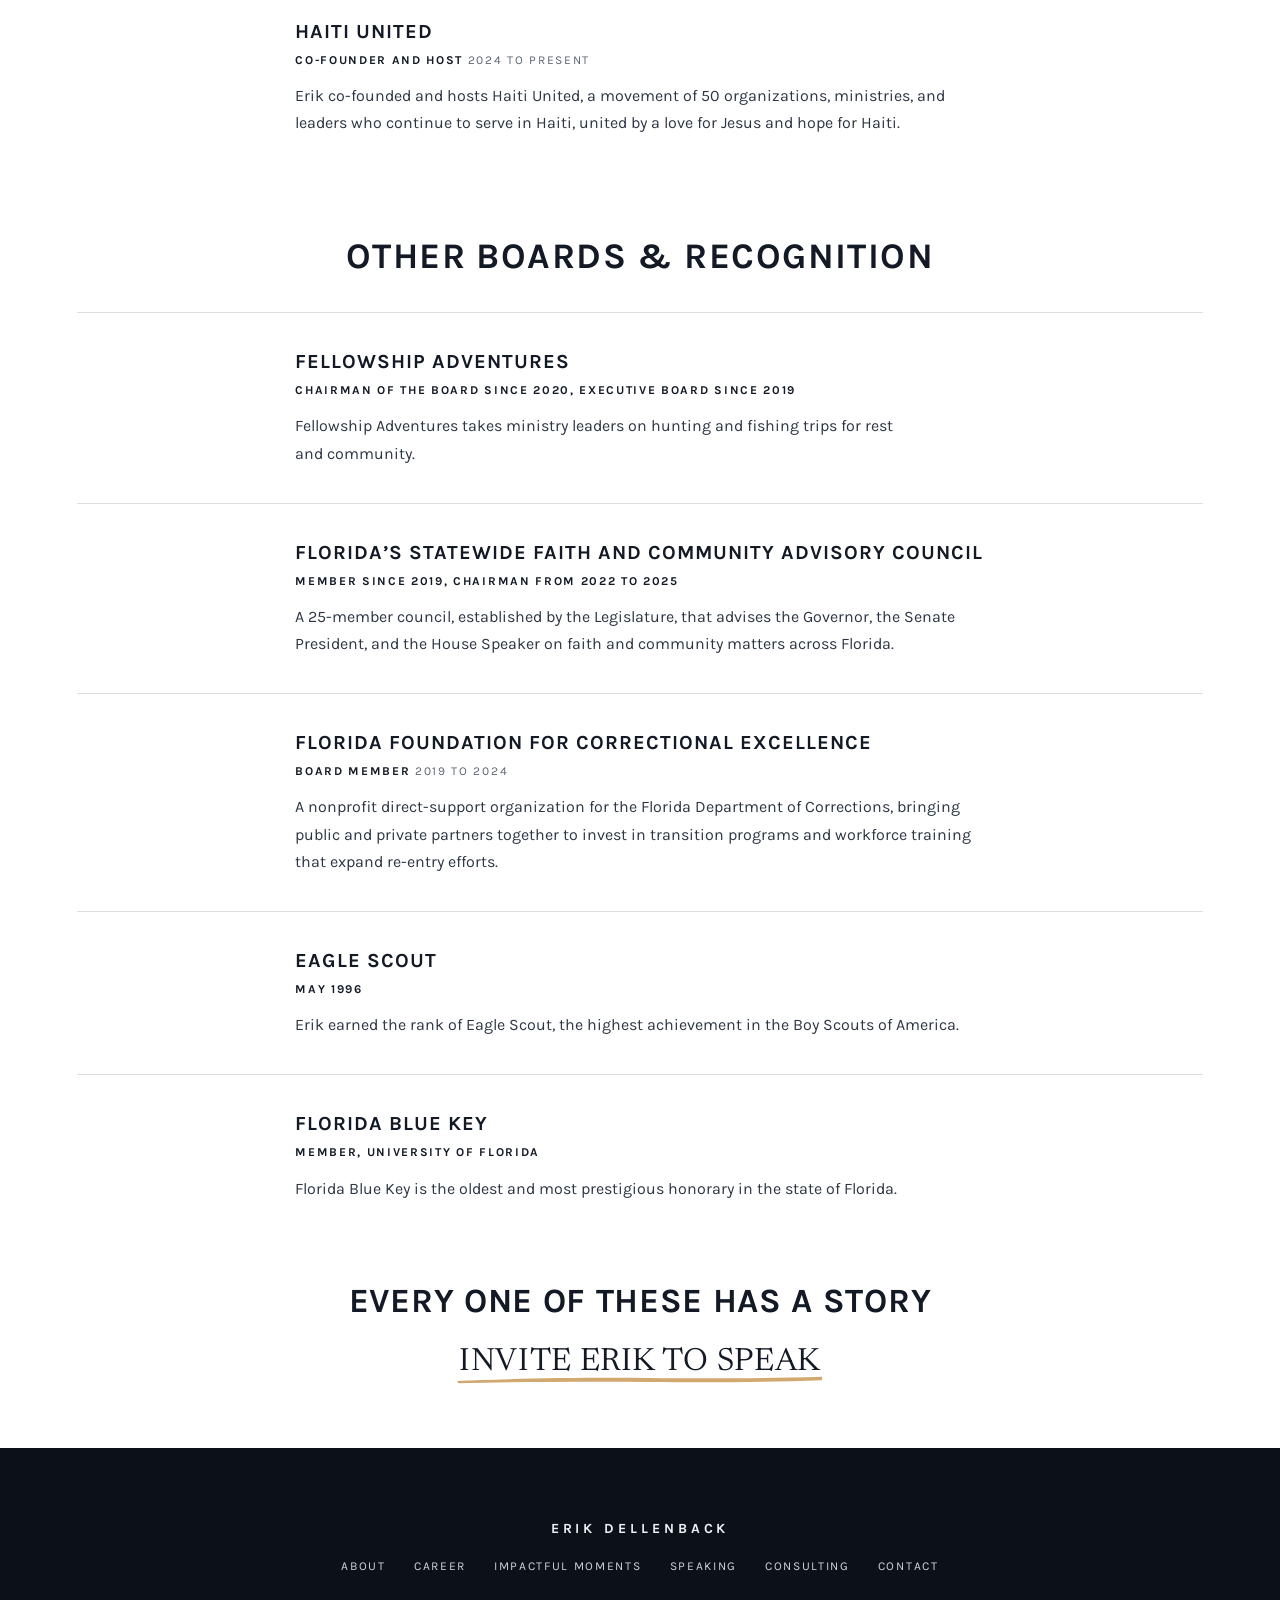
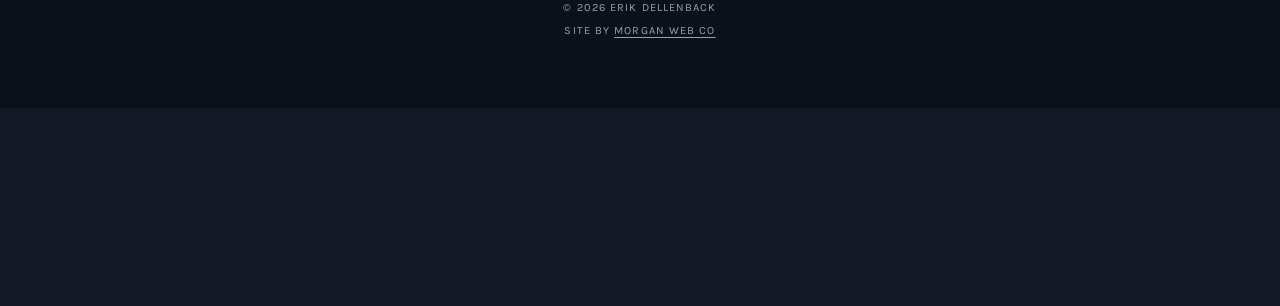
<file: good-company.html>
<!doctype html>
<html lang="en">
<head>
  <meta charset="utf-8">
  <meta name="robots" content="noindex">
  <meta http-equiv="refresh" content="0; url=career.html">
  <title>Moved</title>
  <link rel="canonical" href="https://erikdellenback.com/career.html">
  <!-- Cloudflare Web Analytics --><script type="module" src="https://static.cloudflareinsights.com/beacon.min.js" data-cf-beacon='{"token": "89be1111280f42fdba9daabd3749b0bc"}'></script><!-- End Cloudflare Web Analytics -->
</head>
<body>
<p>This page moved to <a href="career.html">career.html</a>.</p>
</body>
</html>
</file>
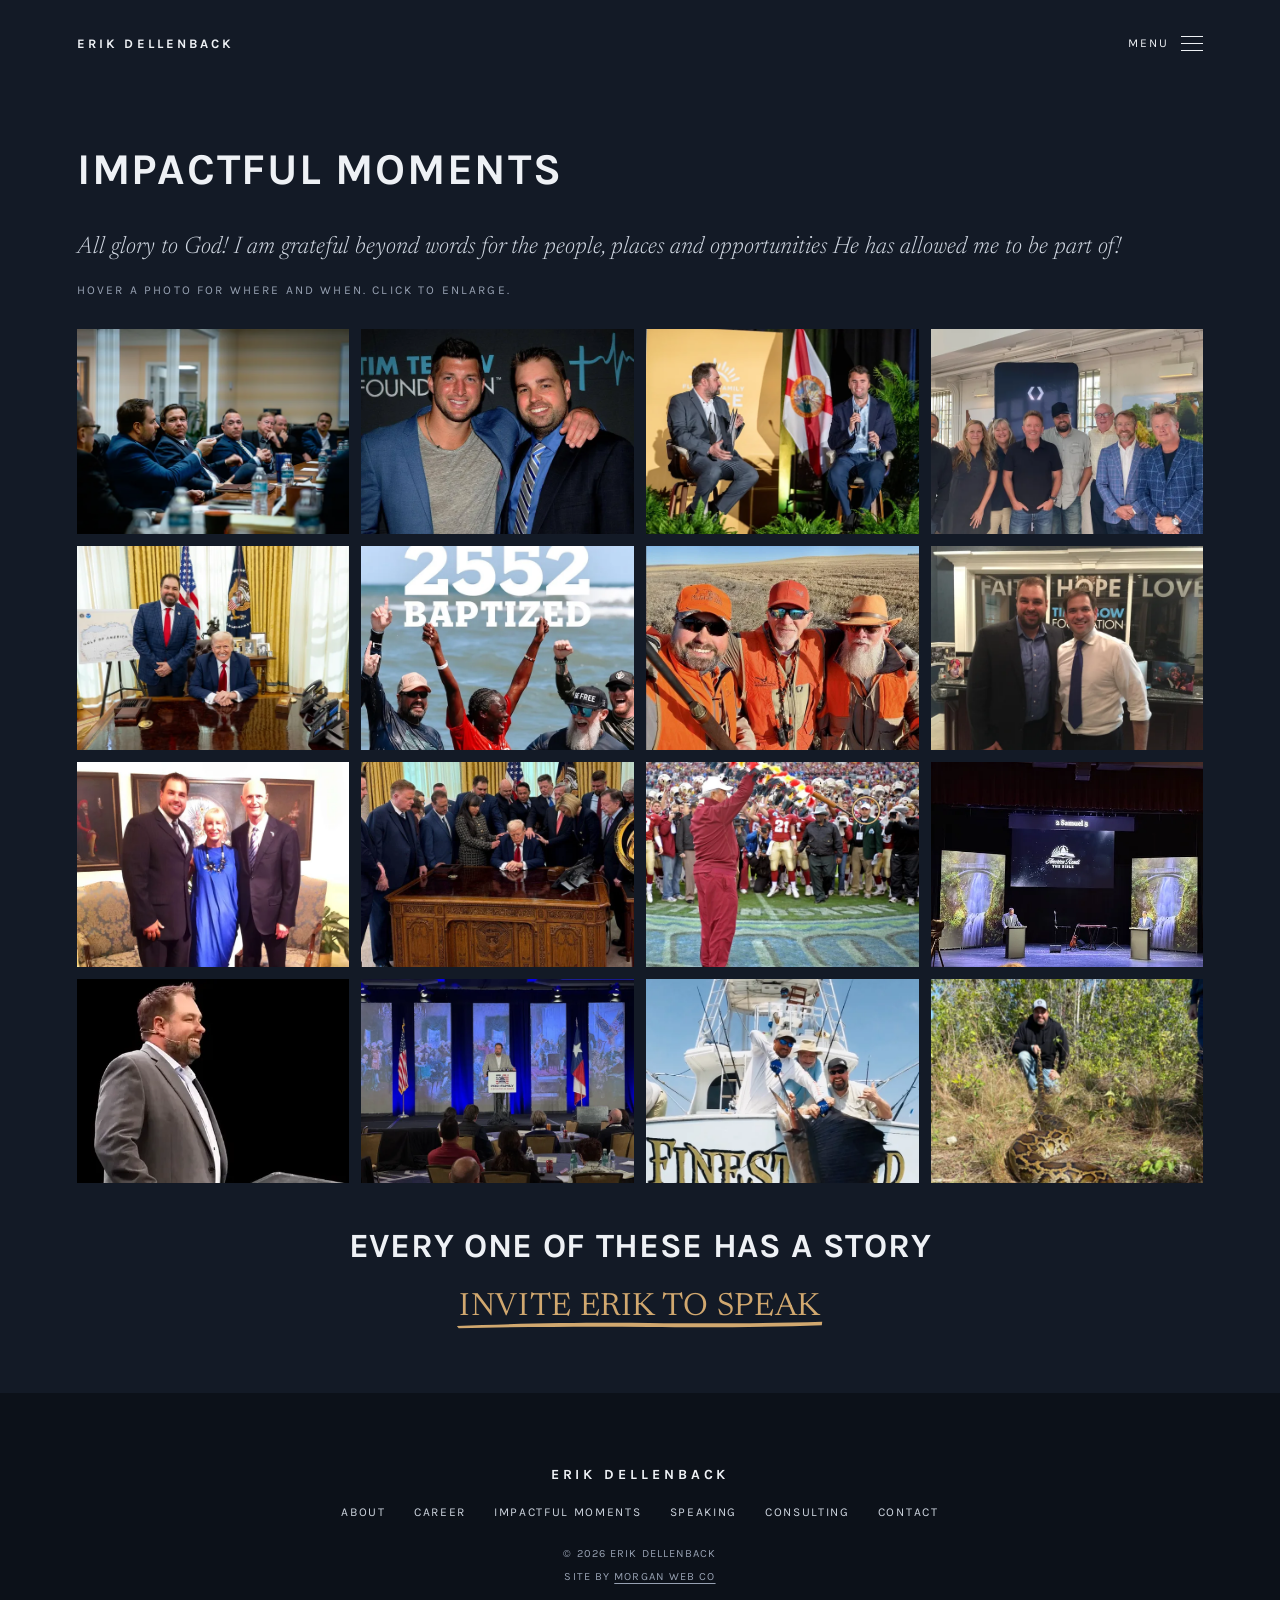
<file: moments.html>
<!doctype html>
<html lang="en" class="no-js">
<head>
  <meta charset="utf-8">
  <meta name="viewport" content="width=device-width, initial-scale=1">
  <title>Impactful moments · Erik Dellenback</title>
  <meta name="description" content="More than 25 years of impactful moments from Erik Dellenback: the Oval Office, Tim Tebow, Chris Tomlin, Governor DeSantis, a beach baptism, a sailfish, a 13-foot python.">
  <link rel="canonical" href="https://erikdellenback.com/moments.html">
  <meta name="theme-color" content="#131a26">
  <meta property="og:type" content="website">
  <meta property="og:site_name" content="Erik Dellenback">
  <meta property="og:title" content="Impactful moments · Erik Dellenback">
  <meta property="og:description" content="All glory to God: the people, places and opportunities He has allowed Erik to be part of.">
  <meta property="og:url" content="https://erikdellenback.com/moments.html">
  <meta property="og:image" content="https://erikdellenback.com/images/og-image.jpg">
  <meta property="og:image:width" content="1200">
  <meta property="og:image:height" content="630">
  <meta property="og:image:alt" content="Erik Dellenback walking a hurricane recovery site with Governor and First Lady DeSantis">
  <meta name="twitter:card" content="summary_large_image">
  <link rel="icon" href="favicon.svg" type="image/svg+xml">
  <link rel="preconnect" href="https://fonts.googleapis.com">
  <link rel="preconnect" href="https://fonts.gstatic.com" crossorigin>
  <link href="https://fonts.googleapis.com/css2?family=Newsreader:ital,opsz,wght@0,6..72,300;0,6..72,400;1,6..72,300&family=Karla:wght@300;400;500;700&display=swap" rel="stylesheet">
  <link rel="stylesheet" href="css/site.css">
  <script src="js/site.js" defer onerror="document.documentElement.classList.replace('js','no-js')"></script>
  <!-- Cloudflare Web Analytics --><script type="module" src="https://static.cloudflareinsights.com/beacon.min.js" data-cf-beacon='{"token": "89be1111280f42fdba9daabd3749b0bc"}'></script><!-- End Cloudflare Web Analytics -->
</head>
<body>
<a class="skip" href="#main">Skip to content</a>

<header class="topbar topbar--static">
  <a class="topbar__mark" href="index.html">Erik Dellenback</a>
  <button class="menu-btn" type="button" aria-expanded="false" aria-controls="menu">
    <span class="menu-btn__label">Menu</span>
    <span class="menu-btn__lines" aria-hidden="true"></span>
  </button>
</header>

<div id="menu" class="menu" hidden>
  <div class="menu__backdrop" data-menu-close></div>
  <nav class="menu__panel" aria-label="Site">
    <button class="menu__close" type="button" data-menu-close>Close</button>
    <ul class="menu__list">
      <li><a href="index.html">Home</a></li>
      <li><a href="about.html">About</a></li>
      <li><a href="career.html">Career</a></li>
      <li><a href="moments.html" aria-current="page">Impactful Moments</a></li>
      <li><a href="speaking.html">Speaking</a></li>
      <li><a href="consulting.html">Consulting</a></li>
      <li><a href="contact.html">Contact</a></li>
    </ul>
  </nav>
</div>
<main id="main" tabindex="-1">

<!-- ============================================================
     IMPACTFUL MOMENTS  (navy)  Erik's title and line from 30
     September. Hover or tap a photo for the caption; click to
     enlarge (the lightbox at the bottom of the page). Two tiles are
     zoomed crops so Erik is visible; the enlargement shows the whole
     photo.
     ============================================================ -->
<section class="band band--navy">
  <div class="section section--head">
    <h1 class="h2 h2--xl">Impactful moments</h1>
    <p class="pull">All glory to God! I am grateful beyond words for the people, places and opportunities He has allowed me to be part of!</p>
    <p class="gallery__hint">Hover a photo for where and when. Click to enlarge.</p>
  </div>
  <div class="section">
    <div class="gallery">
      <figure class="tile">
        <a class="tile__link" href="images/desantis-meeting-1600.jpg" data-ratio="1600 / 1067" data-caption="State leadership meetings alongside Governor Ron DeSantis">
          <picture><source type="image/webp" srcset="images/desantis-meeting-640.webp 640w, images/desantis-meeting-1024.webp 1024w, images/desantis-meeting-1600.webp 1600w" sizes="(max-width: 560px) 88vw, (max-width: 1000px) 50vw, 400px"><img src="images/desantis-meeting-1024.jpg" srcset="images/desantis-meeting-640.jpg 640w, images/desantis-meeting-1024.jpg 1024w, images/desantis-meeting-1600.jpg 1600w" sizes="(max-width: 560px) 88vw, (max-width: 1000px) 50vw, 400px" alt="Erik Dellenback at a conference table with Governor DeSantis and Florida faith leaders" width="640" height="427" fetchpriority="high" decoding="async"></picture>
        </a>
        <figcaption class="tile__cap"><span class="tile__label">Government</span><span class="tile__line">State leadership meetings alongside Governor Ron DeSantis</span></figcaption>
      </figure>
      <figure class="tile">
        <a class="tile__link" href="images/tebow-foundation-960.jpg" data-ratio="960 / 960" data-caption="Serving the most vulnerable with Tim Tebow">
          <picture><source type="image/webp" srcset="images/tebow-foundation-640.webp 640w, images/tebow-foundation-960.webp 960w" sizes="(max-width: 560px) 88vw, (max-width: 1000px) 50vw, 400px"><img src="images/tebow-foundation-960.jpg" srcset="images/tebow-foundation-640.jpg 640w, images/tebow-foundation-960.jpg 960w" sizes="(max-width: 560px) 88vw, (max-width: 1000px) 50vw, 400px" alt="Tim Tebow with his arm around Erik Dellenback in front of a Tim Tebow Foundation backdrop" width="640" height="640" fetchpriority="high" decoding="async"></picture>
        </a>
        <figcaption class="tile__cap"><span class="tile__label">Business</span><span class="tile__line">Serving the most vulnerable with Tim Tebow</span></figcaption>
      </figure>
      <figure class="tile">
        <a class="tile__link" href="images/charlie-kirk-stage-1600.jpg" data-ratio="1600 / 1067" data-caption="2025 interview with Charlie Kirk">
          <picture><source type="image/webp" srcset="images/charlie-kirk-stage-640.webp 640w, images/charlie-kirk-stage-1024.webp 1024w, images/charlie-kirk-stage-1600.webp 1600w" sizes="(max-width: 560px) 88vw, (max-width: 1000px) 50vw, 400px"><img src="images/charlie-kirk-stage-1024.jpg" srcset="images/charlie-kirk-stage-640.jpg 640w, images/charlie-kirk-stage-1024.jpg 1024w, images/charlie-kirk-stage-1600.jpg 1600w" sizes="(max-width: 560px) 88vw, (max-width: 1000px) 50vw, 400px" alt="Erik Dellenback seated on stage in conversation with Charlie Kirk at a Florida Family Voice event" width="640" height="427" fetchpriority="high" decoding="async"></picture>
        </a>
        <figcaption class="tile__cap"><span class="tile__label">Ministry</span><span class="tile__line">2025 interview with Charlie Kirk</span></figcaption>
      </figure>
      <figure class="tile">
        <a class="tile__link" href="images/chris-tomlin-1600.jpg" data-ratio="1600 / 1600" data-caption="With Chris Tomlin and the For Others board">
          <picture><source type="image/webp" srcset="images/chris-tomlin-640.webp 640w, images/chris-tomlin-1024.webp 1024w, images/chris-tomlin-1600.webp 1600w" sizes="(max-width: 560px) 88vw, (max-width: 1000px) 50vw, 400px"><img src="images/chris-tomlin-1024.jpg" srcset="images/chris-tomlin-640.jpg 640w, images/chris-tomlin-1024.jpg 1024w, images/chris-tomlin-1600.jpg 1600w" sizes="(max-width: 560px) 88vw, (max-width: 1000px) 50vw, 400px" alt="Erik Dellenback with Chris Tomlin and the For Others board, standing in a line in a bright loft" width="640" height="640" fetchpriority="high" decoding="async"></picture>
        </a>
        <figcaption class="tile__cap"><span class="tile__label">Business</span><span class="tile__line">With Chris Tomlin and the For Others board</span></figcaption>
      </figure>
      <figure class="tile">
        <a class="tile__link" href="images/trump-oval-office-1600.jpg" data-ratio="1600 / 1067" data-caption="White House faith meeting with President Trump">
          <picture><source type="image/webp" srcset="images/trump-oval-office-640.webp 640w, images/trump-oval-office-1024.webp 1024w, images/trump-oval-office-1600.webp 1600w" sizes="(max-width: 560px) 88vw, (max-width: 1000px) 50vw, 400px"><img src="images/trump-oval-office-1024.jpg" srcset="images/trump-oval-office-640.jpg 640w, images/trump-oval-office-1024.jpg 1024w, images/trump-oval-office-1600.jpg 1600w" sizes="(max-width: 560px) 88vw, (max-width: 1000px) 50vw, 400px" alt="Erik Dellenback standing beside President Trump at the Resolute Desk in the Oval Office" width="640" height="427" loading="lazy" decoding="async"></picture>
        </a>
        <figcaption class="tile__cap"><span class="tile__label">Government</span><span class="tile__line">White House faith meeting with President Trump</span></figcaption>
      </figure>
      <figure class="tile">
        <a class="tile__link" href="images/beach-baptism-1080.jpg" data-ratio="1080 / 1350" data-caption="Beach baptism with The Church of Eleven22">
          <picture><source type="image/webp" srcset="images/beach-baptism-640.webp 640w, images/beach-baptism-1024.webp 1024w, images/beach-baptism-1080.webp 1080w" sizes="(max-width: 560px) 88vw, (max-width: 1000px) 50vw, 400px"><img src="images/beach-baptism-1024.jpg" srcset="images/beach-baptism-640.jpg 640w, images/beach-baptism-1024.jpg 1024w, images/beach-baptism-1080.jpg 1080w" sizes="(max-width: 560px) 88vw, (max-width: 1000px) 50vw, 400px" alt="Baptism in the ocean with arms raised and the words 2552 baptized" width="640" height="800" loading="lazy" decoding="async"></picture>
        </a>
        <figcaption class="tile__cap"><span class="tile__label">Ministry</span><span class="tile__line">Beach baptism with The Church of Eleven22</span></figcaption>
      </figure>
      <figure class="tile">
        <a class="tile__link" href="images/pheasant-hunt-1024.jpg" data-ratio="1020 / 773" data-caption="Hunting with friends Geoff Moore and Joby Martin">
          <picture><source type="image/webp" srcset="images/pheasant-hunt-640.webp 640w, images/pheasant-hunt-1024.webp 1024w" sizes="(max-width: 560px) 88vw, (max-width: 1000px) 50vw, 400px"><img src="images/pheasant-hunt-1024.jpg" srcset="images/pheasant-hunt-640.jpg 640w, images/pheasant-hunt-1024.jpg 1024w" sizes="(max-width: 560px) 88vw, (max-width: 1000px) 50vw, 400px" alt="Erik Dellenback and two friends in orange hunting vests smiling in an open field" width="638" height="483" loading="lazy" decoding="async"></picture>
        </a>
        <figcaption class="tile__cap"><span class="tile__label">Outdoors</span><span class="tile__line">Hunting with friends Geoff Moore and Joby Martin</span></figcaption>
      </figure>
      <figure class="tile">
        <a class="tile__link" href="images/tebow-office-1024.jpg" data-ratio="1024 / 768" data-caption="Marco Rubio meeting at the Tim Tebow Foundation">
          <picture><source type="image/webp" srcset="images/tebow-office-640.webp 640w, images/tebow-office-1024.webp 1024w" sizes="(max-width: 560px) 88vw, (max-width: 1000px) 50vw, 400px"><img src="images/tebow-office-1024.jpg" srcset="images/tebow-office-640.jpg 640w, images/tebow-office-1024.jpg 1024w" sizes="(max-width: 560px) 88vw, (max-width: 1000px) 50vw, 400px" alt="Erik Dellenback with Secretary Marco Rubio at the Tim Tebow Foundation office" width="640" height="480" loading="lazy" decoding="async"></picture>
        </a>
        <figcaption class="tile__cap"><span class="tile__label">Government</span><span class="tile__line">Marco Rubio meeting at the Tim Tebow Foundation</span></figcaption>
      </figure>
      <figure class="tile">
        <a class="tile__link" href="images/gov-scott-1024.jpg" data-ratio="1024 / 1043" data-caption="Governor’s mansion visit with Rick Scott">
          <picture><source type="image/webp" srcset="images/gov-scott-640.webp 640w, images/gov-scott-1024.webp 1024w" sizes="(max-width: 560px) 88vw, (max-width: 1000px) 50vw, 400px"><img src="images/gov-scott-1024.jpg" srcset="images/gov-scott-640.jpg 640w, images/gov-scott-1024.jpg 1024w" sizes="(max-width: 560px) 88vw, (max-width: 1000px) 50vw, 400px" alt="Erik Dellenback with Governor Rick Scott" width="640" height="652" loading="lazy" decoding="async"></picture>
        </a>
        <figcaption class="tile__cap"><span class="tile__label">Government</span><span class="tile__line">Governor’s mansion visit with Rick Scott</span></figcaption>
      </figure>
      <figure class="tile">
        <a class="tile__link" href="images/oval-office-prayer-960.jpg" data-ratio="960 / 1280" data-caption="Praying in the Oval Office">
          <picture><source type="image/webp" srcset="images/oval-office-zoom-640.webp 640w" sizes="(max-width: 560px) 88vw, (max-width: 1000px) 50vw, 400px"><img src="images/oval-office-zoom-640.jpg" srcset="images/oval-office-zoom-640.jpg 640w" sizes="(max-width: 560px) 88vw, (max-width: 1000px) 50vw, 400px" alt="A group of faith leaders praying with President Trump at the Resolute Desk" width="640" height="622" loading="lazy" decoding="async"></picture>
        </a>
        <figcaption class="tile__cap"><span class="tile__label">Government</span><span class="tile__line">Praying in the Oval Office</span></figcaption>
      </figure>
      <figure class="tile">
        <a class="tile__link" href="images/bowden-last-game-ring-1024.jpg" data-ratio="1024 / 681" data-caption="Overseeing Bobby Bowden’s last game, 2010 Gator Bowl">
          <picture><source type="image/webp" srcset="images/bowden-zoom-640.webp 640w" sizes="(max-width: 560px) 88vw, (max-width: 1000px) 50vw, 400px"><img src="images/bowden-zoom-640.jpg" srcset="images/bowden-zoom-640.jpg 640w" sizes="(max-width: 560px) 88vw, (max-width: 1000px) 50vw, 400px" alt="Bobby Bowden at midfield holding a spear overhead; Erik, circled, stands at right in a green jacket" width="640" height="591" loading="lazy" decoding="async"></picture>
        </a>
        <figcaption class="tile__cap"><span class="tile__label">Sports</span><span class="tile__line">Overseeing Bobby Bowden’s last game, 2010 Gator Bowl</span></figcaption>
      </figure>
      <figure class="tile">
        <a class="tile__link" href="images/america-reads-1600.jpg" data-ratio="1600 / 926" data-caption="Reading at America Reads the Bible for America 250">
          <picture><source type="image/webp" srcset="images/america-reads-640.webp 640w, images/america-reads-1024.webp 1024w, images/america-reads-1600.webp 1600w" sizes="(max-width: 560px) 88vw, (max-width: 1000px) 50vw, 400px"><img src="images/america-reads-1024.jpg" srcset="images/america-reads-640.jpg 640w, images/america-reads-1024.jpg 1024w, images/america-reads-1600.jpg 1600w" sizes="(max-width: 560px) 88vw, (max-width: 1000px) 50vw, 400px" alt="Erik reading 2 Samuel 5 at a lectern on the America Reads the Bible stage" width="640" height="370" loading="lazy" decoding="async"></picture>
        </a>
        <figcaption class="tile__cap"><span class="tile__label">Ministry</span><span class="tile__line">Reading at America Reads the Bible for America 250</span></figcaption>
      </figure>
      <figure class="tile">
        <a class="tile__link" href="images/careportal-conference-1200.jpg" data-ratio="1200 / 600" data-caption="CarePortal Conference, Kansas City">
          <picture><source type="image/webp" srcset="images/careportal-conference-640.webp 640w, images/careportal-conference-1024.webp 1024w, images/careportal-conference-1200.webp 1200w" sizes="(max-width: 560px) 88vw, (max-width: 1000px) 50vw, 400px"><img src="images/careportal-conference-1024.jpg" srcset="images/careportal-conference-640.jpg 640w, images/careportal-conference-1024.jpg 1024w, images/careportal-conference-1200.jpg 1200w" sizes="(max-width: 560px) 88vw, (max-width: 1000px) 50vw, 400px" alt="Erik Dellenback smiling on stage at the CarePortal Conference" width="640" height="320" loading="lazy" decoding="async"></picture>
        </a>
        <figcaption class="tile__cap"><span class="tile__label">Speaking</span><span class="tile__line">CarePortal Conference, Kansas City</span></figcaption>
      </figure>
      <figure class="tile">
        <a class="tile__link" href="images/pro-family-network-1024.jpg" data-ratio="1024 / 768" data-caption="Pro-Family Legislative Network">
          <picture><source type="image/webp" srcset="images/pro-family-network-640.webp 640w, images/pro-family-network-1024.webp 1024w" sizes="(max-width: 560px) 88vw, (max-width: 1000px) 50vw, 400px"><img src="images/pro-family-network-1024.jpg" srcset="images/pro-family-network-640.jpg 640w, images/pro-family-network-1024.jpg 1024w" sizes="(max-width: 560px) 88vw, (max-width: 1000px) 50vw, 400px" alt="Erik Dellenback speaking from a podium to a seated conference audience" width="640" height="480" loading="lazy" decoding="async"></picture>
        </a>
        <figcaption class="tile__cap"><span class="tile__label">Speaking</span><span class="tile__line">Pro-Family Legislative Network</span></figcaption>
      </figure>
      <figure class="tile">
        <a class="tile__link" href="images/sailfish-678.jpg" data-ratio="678 / 1280" data-caption="Deep sea fishing with my Dad in Guatemala">
          <picture><source type="image/webp" srcset="images/sailfish-640.webp 640w, images/sailfish-678.webp 678w" sizes="(max-width: 560px) 88vw, (max-width: 1000px) 50vw, 400px"><img src="images/sailfish-678.jpg" srcset="images/sailfish-640.jpg 640w, images/sailfish-678.jpg 678w" sizes="(max-width: 560px) 88vw, (max-width: 1000px) 50vw, 400px" alt="Erik and two others on the stern of a boat holding a sailfish" width="640" height="1208" loading="lazy" decoding="async"></picture>
        </a>
        <figcaption class="tile__cap"><span class="tile__label">Outdoors</span><span class="tile__line">Deep sea fishing with my Dad in Guatemala</span></figcaption>
      </figure>
      <figure class="tile">
        <a class="tile__link" href="images/python-hunt-1024.jpg" data-ratio="1024 / 1365" data-caption="Python hunting in the Everglades, a 13-footer">
          <picture><source type="image/webp" srcset="images/python-hunt-640.webp 640w, images/python-hunt-1024.webp 1024w" sizes="(max-width: 560px) 88vw, (max-width: 1000px) 50vw, 400px"><img src="images/python-hunt-1024.jpg" srcset="images/python-hunt-640.jpg 640w, images/python-hunt-1024.jpg 1024w" sizes="(max-width: 560px) 88vw, (max-width: 1000px) 50vw, 400px" alt="Erik Dellenback kneeling in tall grass holding a large python" width="640" height="853" loading="lazy" decoding="async"></picture>
        </a>
        <figcaption class="tile__cap"><span class="tile__label">Outdoors</span><span class="tile__line">Python hunting in the Everglades, a 13-footer</span></figcaption>
      </figure>
    </div>
    <div class="cta">
      <p class="cta__line">Every one of these has a story</p>
      <a class="cta__link" href="speaking.html">Invite Erik to speak<svg class="cta__stroke" viewBox="0 0 400 12" preserveAspectRatio="none" aria-hidden="true"><path d="M2 8.5 C 60 5.5, 140 4, 210 4.8 C 280 5.6, 340 5.2, 398 3.2 L 397.6 7.4 C 340 9.8, 280 10.4, 210 9.6 C 140 8.8, 70 9.6, 4 11 Z" fill="currentColor"/></svg></a>
    </div>
  </div>
</section>

</main>

<dialog class="lightbox" aria-label="Photo">
  <button class="lightbox__close" type="button" data-lightbox-close>Close</button>
  <img class="lightbox__img" alt="">
  <p class="lightbox__cap"></p>
</dialog>

<footer class="footer">
  <a class="footer__mark" href="index.html">Erik Dellenback</a>
  <nav class="footer__nav" aria-label="Footer">
    <a href="about.html">About</a>
    <a href="career.html">Career</a>
    <a href="moments.html">Impactful Moments</a>
    <a href="speaking.html">Speaking</a>
    <a href="consulting.html">Consulting</a>
    <a href="contact.html">Contact</a>
  </nav>
  <!-- social links go here once Erik sends the ones he uses:
  <div class="footer__links"><a href="https://instagram.com/">Instagram</a></div>
  -->
  <p class="footer__legal">&copy; 2026 Erik Dellenback</p>
  <p class="footer__credit">Site by <a href="https://morganwebco.com" rel="noopener">Morgan Web Co</a></p>
</footer>

</body>
</html>
</file>
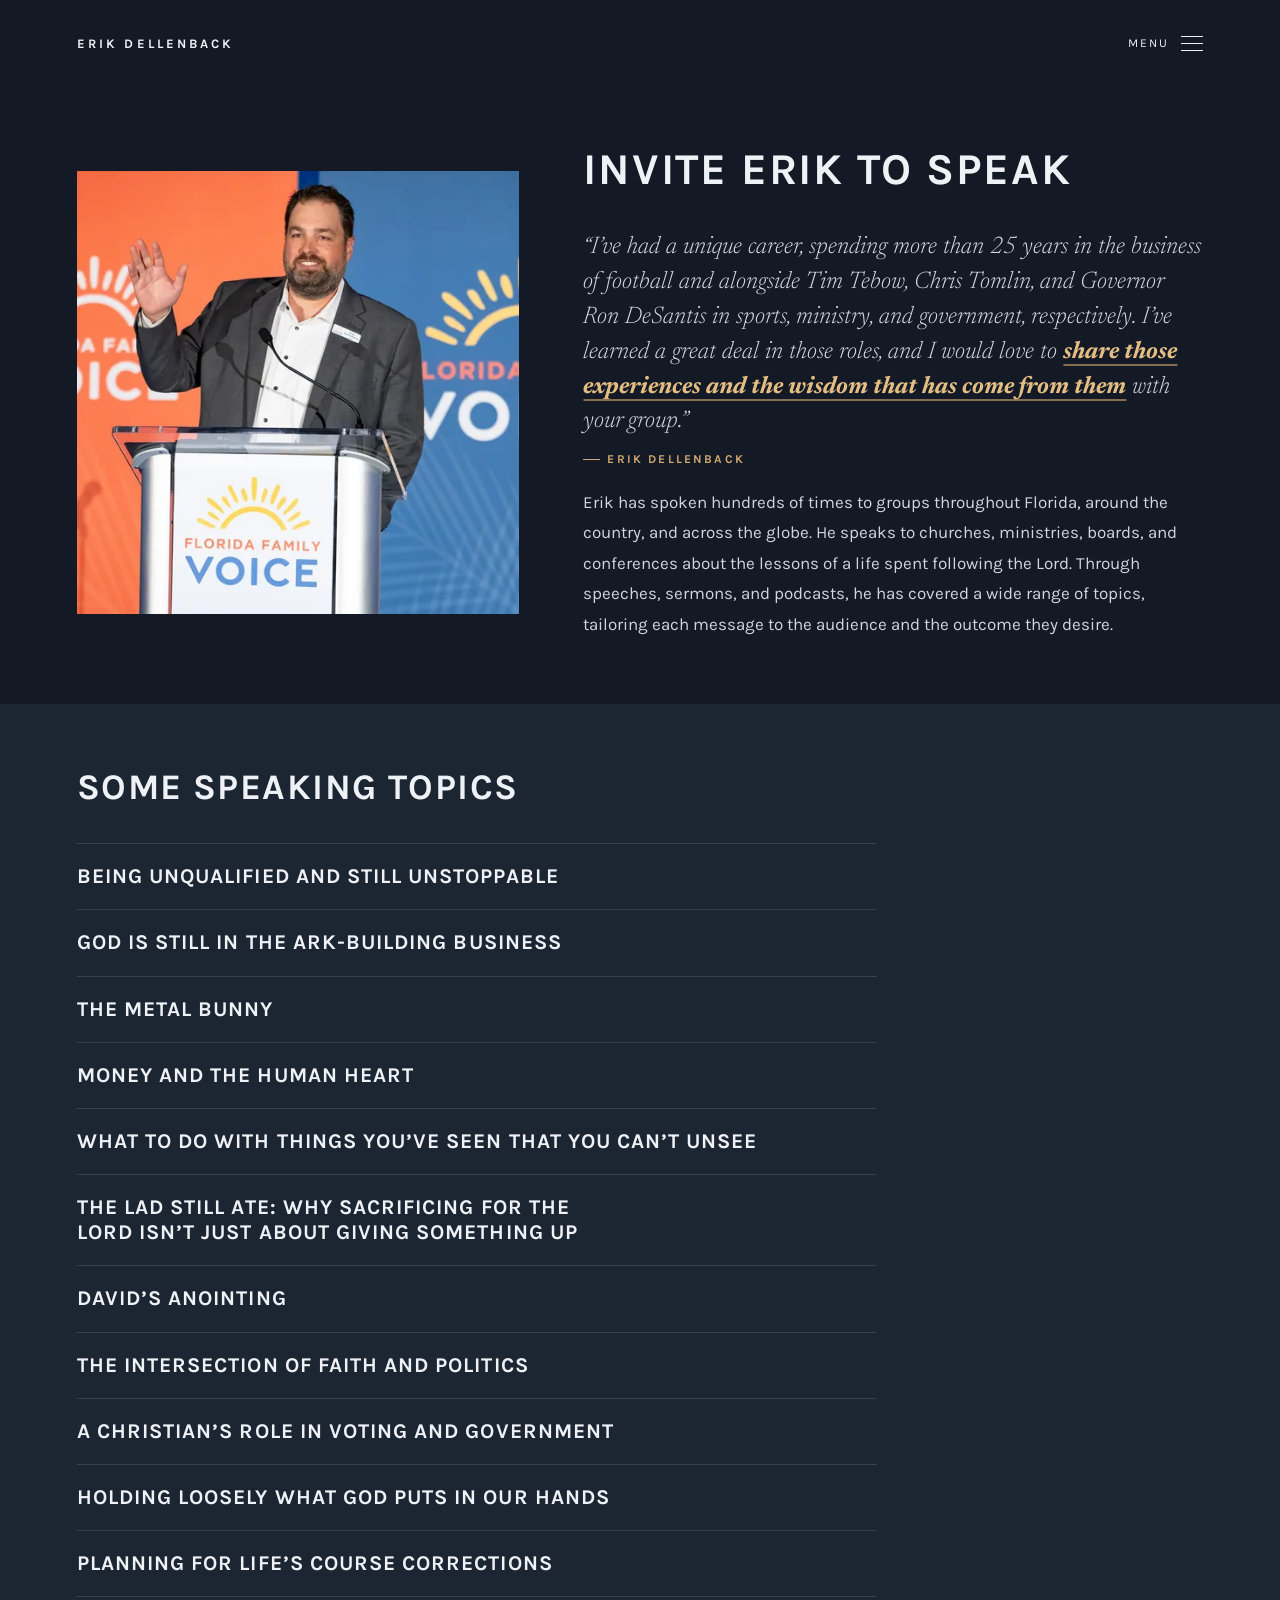
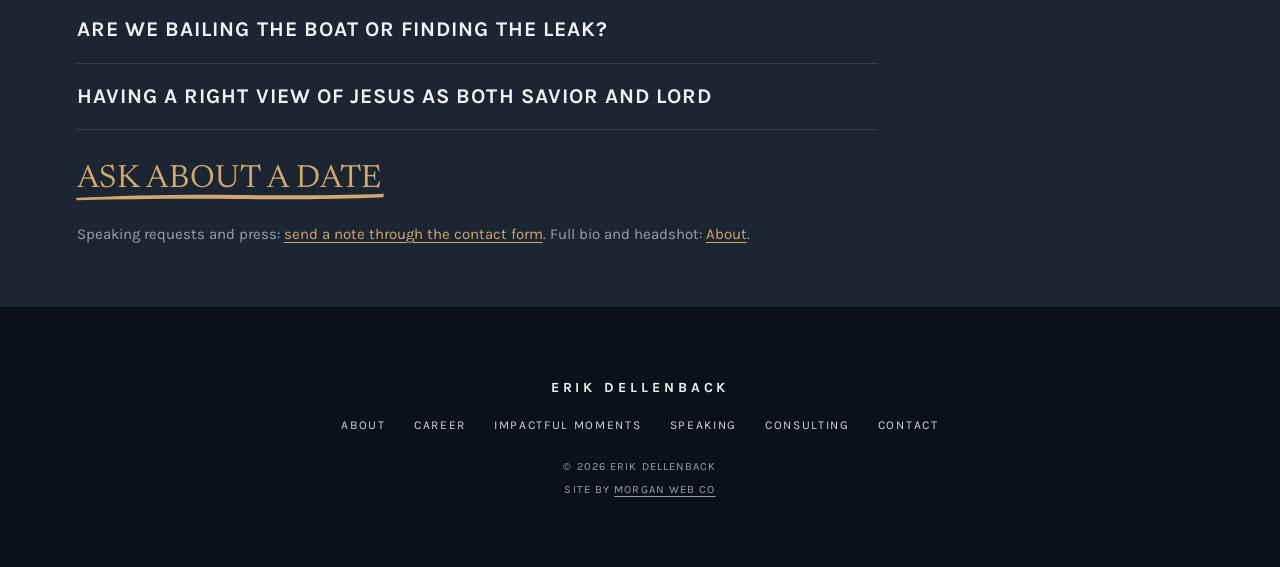
<file: speaking.html>
<!doctype html>
<html lang="en" class="no-js">
<head>
  <meta charset="utf-8">
  <meta name="viewport" content="width=device-width, initial-scale=1">
  <title>Speaking · Erik Dellenback</title>
  <meta name="description" content="Invite Erik Dellenback to speak. Hundreds of talks to churches, ministries, boards, and conferences in Florida, around the country, and across the globe.">
  <link rel="canonical" href="https://erikdellenback.com/speaking.html">
  <meta name="theme-color" content="#131a26">
  <meta property="og:type" content="website">
  <meta property="og:site_name" content="Erik Dellenback">
  <meta property="og:title" content="Invite Erik Dellenback to speak">
  <meta property="og:description" content="Churches, ministries, boards, and conferences. More than 25 years in the business of football and alongside Tim Tebow, Chris Tomlin, and Governor Ron DeSantis.">
  <meta property="og:url" content="https://erikdellenback.com/speaking.html">
  <meta property="og:image" content="https://erikdellenback.com/images/og-speaking.jpg">
  <meta property="og:image:width" content="1200">
  <meta property="og:image:height" content="630">
  <meta property="og:image:alt" content="Erik Dellenback speaking at a Florida Family Voice podium">
  <meta name="twitter:card" content="summary_large_image">
  <link rel="icon" href="favicon.svg" type="image/svg+xml">
  <link rel="preconnect" href="https://fonts.googleapis.com">
  <link rel="preconnect" href="https://fonts.gstatic.com" crossorigin>
  <link href="https://fonts.googleapis.com/css2?family=Newsreader:ital,opsz,wght@0,6..72,300;0,6..72,400;1,6..72,300&family=Karla:wght@300;400;500;700&display=swap" rel="stylesheet">
  <link rel="stylesheet" href="css/site.css">
  <script src="js/site.js" defer onerror="document.documentElement.classList.replace('js','no-js')"></script>
  <!-- Cloudflare Web Analytics --><script type="module" src="https://static.cloudflareinsights.com/beacon.min.js" data-cf-beacon='{"token": "89be1111280f42fdba9daabd3749b0bc"}'></script><!-- End Cloudflare Web Analytics -->
</head>
<body>
<a class="skip" href="#main">Skip to content</a>

<header class="topbar topbar--static">
  <a class="topbar__mark" href="index.html">Erik Dellenback</a>
  <button class="menu-btn" type="button" aria-expanded="false" aria-controls="menu">
    <span class="menu-btn__label">Menu</span>
    <span class="menu-btn__lines" aria-hidden="true"></span>
  </button>
</header>

<div id="menu" class="menu" hidden>
  <div class="menu__backdrop" data-menu-close></div>
  <nav class="menu__panel" aria-label="Site">
    <button class="menu__close" type="button" data-menu-close>Close</button>
    <ul class="menu__list">
      <li><a href="index.html">Home</a></li>
      <li><a href="about.html">About</a></li>
      <li><a href="career.html">Career</a></li>
      <li><a href="moments.html">Impactful Moments</a></li>
      <li><a href="speaking.html" aria-current="page">Speaking</a></li>
      <li><a href="consulting.html">Consulting</a></li>
      <li><a href="contact.html">Contact</a></li>
    </ul>
  </nav>
</div>
<main id="main" tabindex="-1">

<!-- ============================================================
     OPENING  (navy)  Erik's copy, as edited by his copywriter
     ============================================================ -->
<section class="band band--navy">
  <div class="section split">
    <div class="split__photo">
      <picture><source type="image/webp" srcset="images/erik-ffv-podium-640.webp 640w, images/erik-ffv-podium-1024.webp 1024w" sizes="(max-width: 900px) min(88vw, 520px), (max-width: 1280px) 35vw, 445px"><img src="images/erik-ffv-podium-1024.jpg" srcset="images/erik-ffv-podium-640.jpg 640w, images/erik-ffv-podium-1024.jpg 1024w" sizes="(max-width: 900px) min(88vw, 520px), (max-width: 1280px) 35vw, 445px" alt="Erik Dellenback speaking at a Florida Family Voice podium" width="640" height="507" fetchpriority="high" decoding="async"></picture>
    </div>
    <div>
      <h1 class="h2 h2--xl">Invite Erik to speak</h1>
      <p class="pull">“I’ve had a unique career, spending more than 25 years in the business of football and alongside Tim Tebow, Chris Tomlin, and Governor Ron DeSantis in sports, ministry, and government, respectively. I’ve learned a great deal in those roles, and I would love to <mark class="hl">share those experiences and the wisdom that has come from them</mark> with your group.” <span class="pull__by">Erik Dellenback</span></p>
      <div class="prose">
        <p>Erik has spoken hundreds of times to groups throughout Florida, around the country, and across the globe. He speaks to churches, ministries, boards, and conferences about the lessons of a life spent following the Lord. Through speeches, sermons, and podcasts, he has covered a wide range of topics, tailoring each message to the audience and the outcome they desire.</p>
      </div>
    </div>
  </div>
</section>

<!-- ============================================================
     TOPICS  (slate)  Erik's list, his titles
     ============================================================ -->
<section class="band band--slate">
  <div class="section reveal">
    <h2 class="h2">Some speaking topics</h2>
    <ul class="talks">
      <li><h3 class="talks__title">Being unqualified and still unstoppable</h3></li>
      <li><h3 class="talks__title">God is still in the <span class="nowrap">ark-building</span> business</h3></li>
      <li><h3 class="talks__title">The metal bunny</h3></li>
      <li><h3 class="talks__title">Money and the human heart</h3></li>
      <li><h3 class="talks__title">What to do with things you’ve seen that you can’t unsee</h3></li>
      <li><h3 class="talks__title">The lad still ate: Why sacrificing for the Lord isn’t just about giving something up</h3></li>
      <li><h3 class="talks__title">David’s anointing</h3></li>
      <li><h3 class="talks__title">The intersection of faith and politics</h3></li>
      <li><h3 class="talks__title">A Christian’s role in voting and government</h3></li>
      <li><h3 class="talks__title">Holding loosely what God puts in our hands</h3></li>
      <li><h3 class="talks__title">Planning for life’s course corrections</h3></li>
      <li><h3 class="talks__title">Are we bailing the boat or finding the leak?</h3></li>
      <li><h3 class="talks__title">Having a right view of Jesus as both Savior and Lord</h3></li>
    </ul>
    <div class="cta cta--left">
      <a class="cta__link" href="contact.html?topic=speaking">Ask about a date<svg class="cta__stroke" viewBox="0 0 400 12" preserveAspectRatio="none" aria-hidden="true"><path d="M2 8.5 C 60 5.5, 140 4, 210 4.8 C 280 5.6, 340 5.2, 398 3.2 L 397.6 7.4 C 340 9.8, 280 10.4, 210 9.6 C 140 8.8, 70 9.6, 4 11 Z" fill="currentColor"/></svg></a>
    </div>
    <p class="press__contact">Speaking requests and press: <a href="contact.html?topic=speaking">send a note through the contact form</a>. <span class="press__more">Full bio and headshot: <a href="about.html#bio">About</a>.</span></p>
  </div>
</section>

</main>

<footer class="footer">
  <a class="footer__mark" href="index.html">Erik Dellenback</a>
  <nav class="footer__nav" aria-label="Footer">
    <a href="about.html">About</a>
    <a href="career.html">Career</a>
    <a href="moments.html">Impactful Moments</a>
    <a href="speaking.html">Speaking</a>
    <a href="consulting.html">Consulting</a>
    <a href="contact.html">Contact</a>
  </nav>
  <!-- social links go here once Erik sends the ones he uses:
  <div class="footer__links"><a href="https://instagram.com/">Instagram</a></div>
  -->
  <p class="footer__legal">&copy; 2026 Erik Dellenback</p>
  <p class="footer__credit">Site by <a href="https://morganwebco.com" rel="noopener">Morgan Web Co</a></p>
</footer>

</body>
</html>
</file>
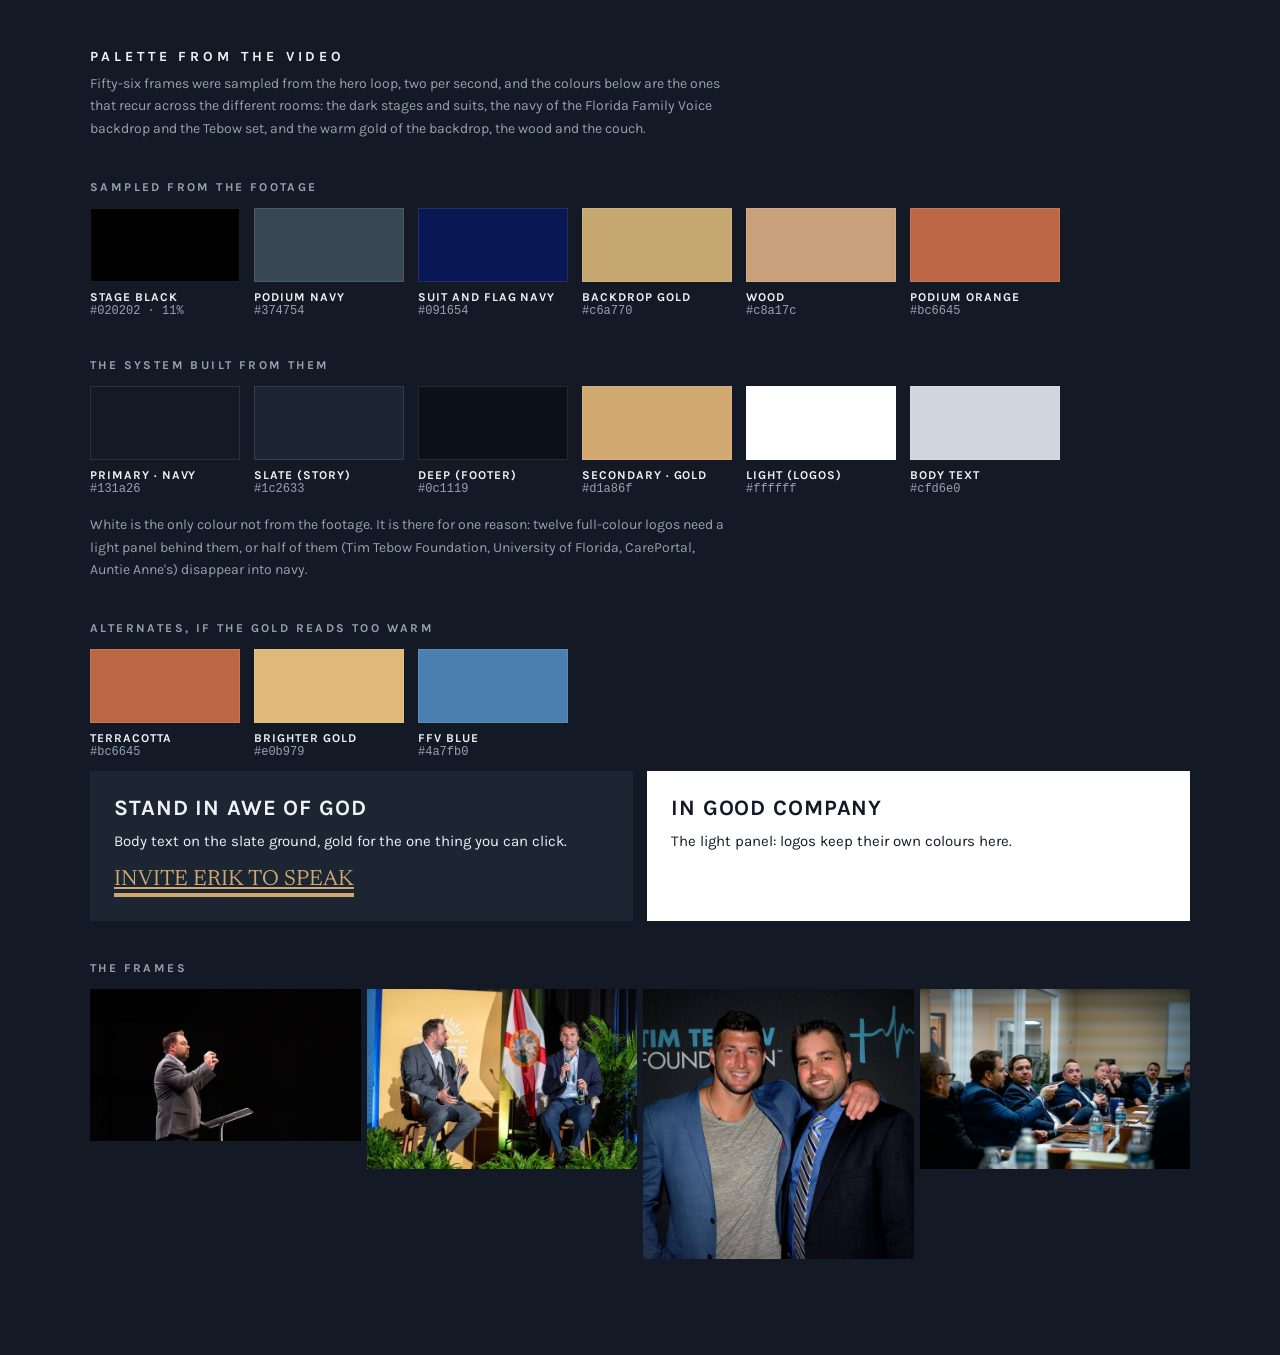
<file: docs/palette.html>
<!doctype html>
<html lang="en">
<head>
  <meta charset="utf-8">
  <meta name="viewport" content="width=device-width, initial-scale=1">
  <title>Palette · Erik Dellenback</title>
  <link rel="preconnect" href="https://fonts.googleapis.com">
  <link rel="preconnect" href="https://fonts.gstatic.com" crossorigin>
  <link href="https://fonts.googleapis.com/css2?family=Karla:wght@400;500;700&family=Newsreader:ital,opsz,wght@0,6..72,400;1,6..72,300&display=swap" rel="stylesheet">
  <style>
    body { margin:0; background:#131a26; color:#eef1f5; font-family:Karla, system-ui, sans-serif; -webkit-font-smoothing:antialiased; }
    .wrap { max-width:1100px; margin:0 auto; padding:48px 32px 96px; }
    h1 { font-size:14px; letter-spacing:0.28em; text-transform:uppercase; margin:0 0 8px; }
    p.intro { color:#97a1b2; max-width:640px; line-height:1.6; margin:0 0 36px; font-size:14px; }
    h2 { font-size:12px; letter-spacing:0.2em; text-transform:uppercase; color:#97a1b2; margin:40px 0 14px; }
    .row { display:flex; flex-wrap:wrap; gap:14px; }
    .sw { width:150px; }
    .sw i { display:block; height:72px; border:1px solid rgba(255,255,255,.1); }
    .sw b { display:block; margin-top:8px; font-size:12px; letter-spacing:0.08em; text-transform:uppercase; }
    .sw span { display:block; font-size:12px; color:#97a1b2; font-family:ui-monospace, Menlo, monospace; }
    .frames { display:grid; grid-template-columns:repeat(4, 1fr); gap:6px; }
    .frames img { width:100%; display:block; }
    .demo { margin-top:12px; display:grid; grid-template-columns:1fr 1fr; gap:14px; }
    .card { padding:24px; }
    .card h3 { margin:0 0 8px; font-weight:700; text-transform:uppercase; font-size:22px; letter-spacing:0.04em; }
    .card p { margin:0; font-size:15px; line-height:1.7; }
    .card .link { display:inline-block; margin-top:14px; font-family:Newsreader, serif; text-transform:uppercase; font-size:22px; color:#d1a86f; border-bottom:4px solid #d1a86f; padding-bottom:2px; }
  </style>
</head>
<body>
<div class="wrap">
  <h1>Palette from the video</h1>
  <p class="intro">Fifty-six frames were sampled from the hero loop, two per second, and the colours below are the ones that recur across the different rooms: the dark stages and suits, the navy of the Florida Family Voice backdrop and the Tebow set, and the warm gold of the backdrop, the wood and the couch.</p>

  <h2>Sampled from the footage</h2>
  <div class="row">
    <div class="sw"><i style="background:#020202"></i><b>Stage black</b><span>#020202 · 11%</span></div>
    <div class="sw"><i style="background:#374754"></i><b>Podium navy</b><span>#374754</span></div>
    <div class="sw"><i style="background:#091654"></i><b>Suit and flag navy</b><span>#091654</span></div>
    <div class="sw"><i style="background:#c6a770"></i><b>Backdrop gold</b><span>#c6a770</span></div>
    <div class="sw"><i style="background:#c8a17c"></i><b>Wood</b><span>#c8a17c</span></div>
    <div class="sw"><i style="background:#bc6645"></i><b>Podium orange</b><span>#bc6645</span></div>
  </div>

  <h2>The system built from them</h2>
  <div class="row">
    <div class="sw"><i style="background:#131a26"></i><b>Primary · navy</b><span>#131a26</span></div>
    <div class="sw"><i style="background:#1c2633"></i><b>Slate (story)</b><span>#1c2633</span></div>
    <div class="sw"><i style="background:#0c1119"></i><b>Deep (footer)</b><span>#0c1119</span></div>
    <div class="sw"><i style="background:#d1a86f"></i><b>Secondary · gold</b><span>#d1a86f</span></div>
    <div class="sw"><i style="background:#ffffff"></i><b>Light (logos)</b><span>#ffffff</span></div>
    <div class="sw"><i style="background:#cfd6e0"></i><b>Body text</b><span>#cfd6e0</span></div>
  </div>
  <p class="intro" style="margin-top:18px">White is the only colour not from the footage. It is there for one reason: twelve full-colour logos need a light panel behind them, or half of them (Tim Tebow Foundation, University of Florida, CarePortal, Auntie Anne's) disappear into navy.</p>

  <h2>Alternates, if the gold reads too warm</h2>
  <div class="row">
    <div class="sw"><i style="background:#bc6645"></i><b>Terracotta</b><span>#bc6645</span></div>
    <div class="sw"><i style="background:#e0b979"></i><b>Brighter gold</b><span>#e0b979</span></div>
    <div class="sw"><i style="background:#4a7fb0"></i><b>FFV blue</b><span>#4a7fb0</span></div>
  </div>

  <div class="demo">
    <div class="card" style="background:#1c2633">
      <h3>Stand in awe of God</h3>
      <p>Body text on the slate ground, gold for the one thing you can click.</p>
      <a class="link" href="#">Invite Erik to speak</a>
    </div>
    <div class="card" style="background:#ffffff;color:#131a26">
      <h3>In good company</h3>
      <p>The light panel: logos keep their own colours here.</p>
    </div>
  </div>

  <h2>The frames</h2>
  <div class="frames">
    <img src="../images/hero-still-640.jpg" alt="">
    <img src="../images/charlie-kirk-stage-640.jpg" alt="">
    <img src="../images/tebow-foundation-640.jpg" alt="">
    <img src="../images/desantis-meeting-640.jpg" alt="">
  </div>
</div>
</body>
</html>
</file>
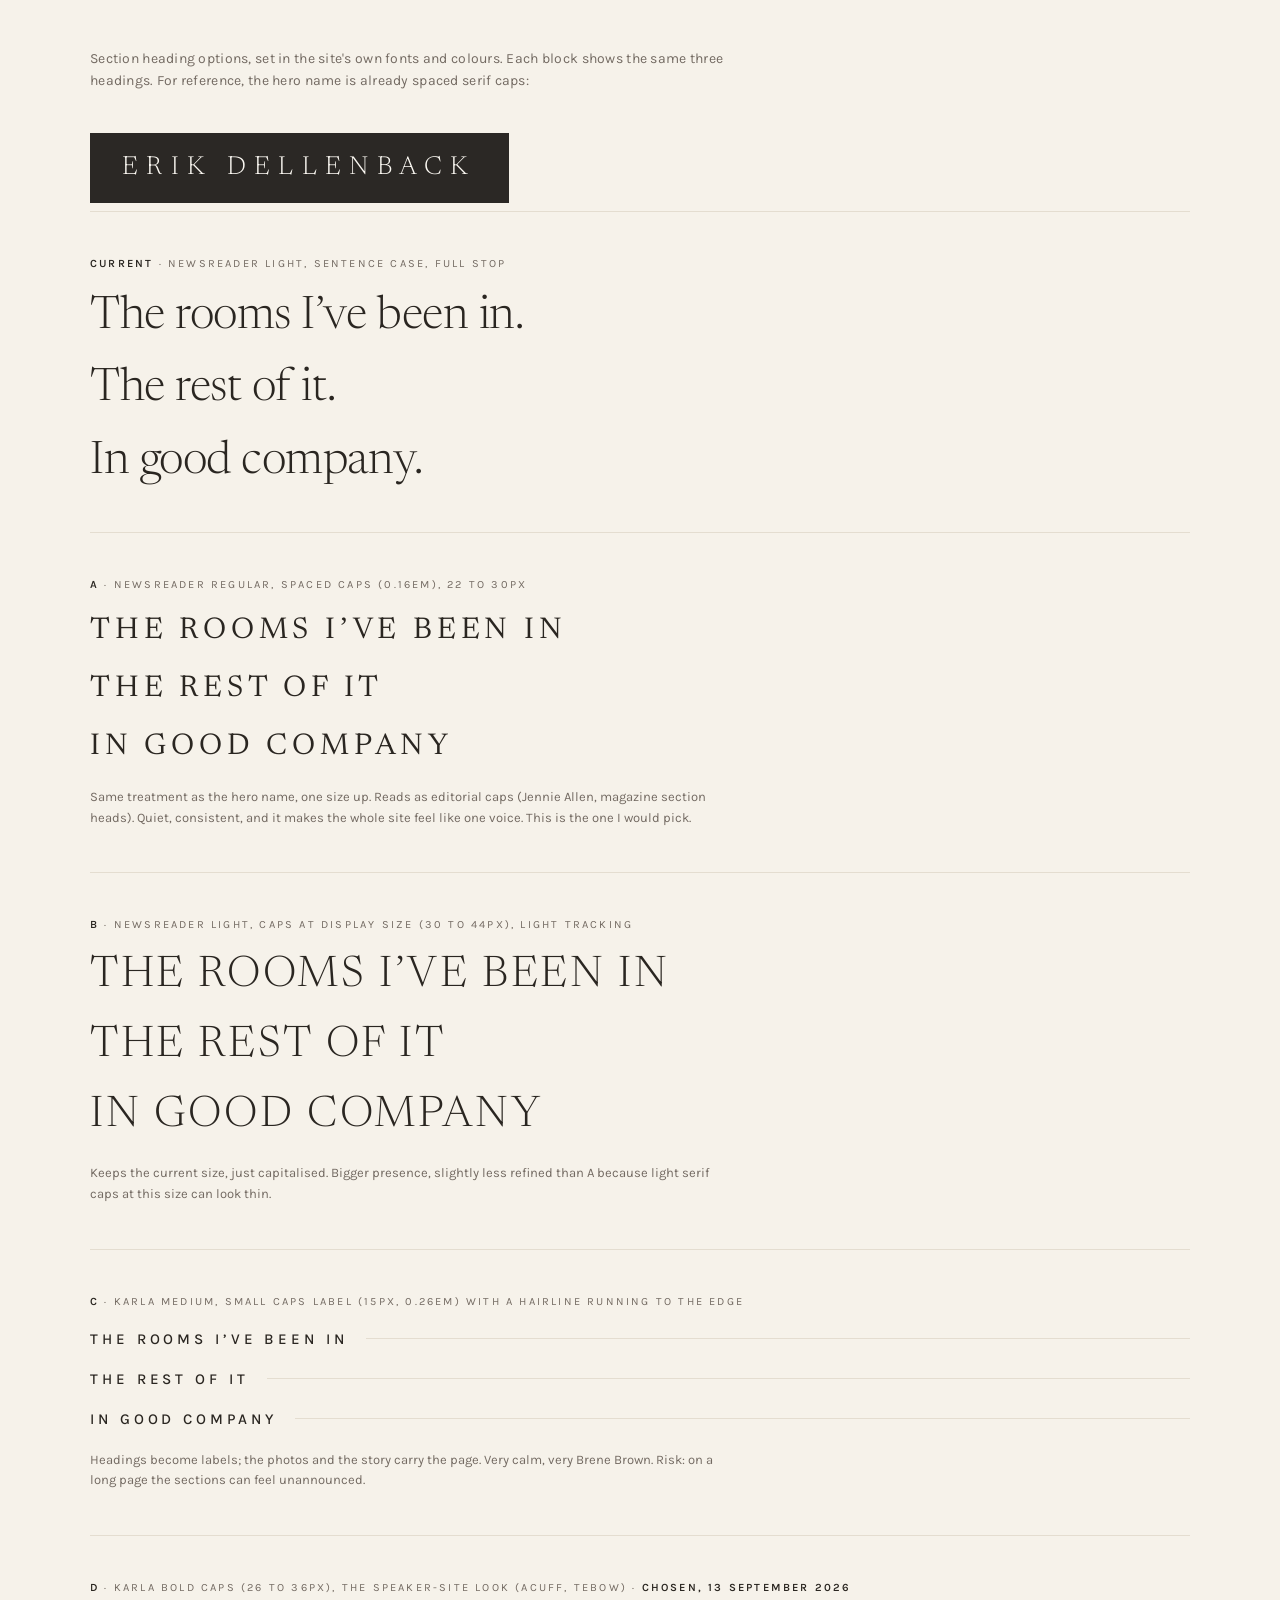
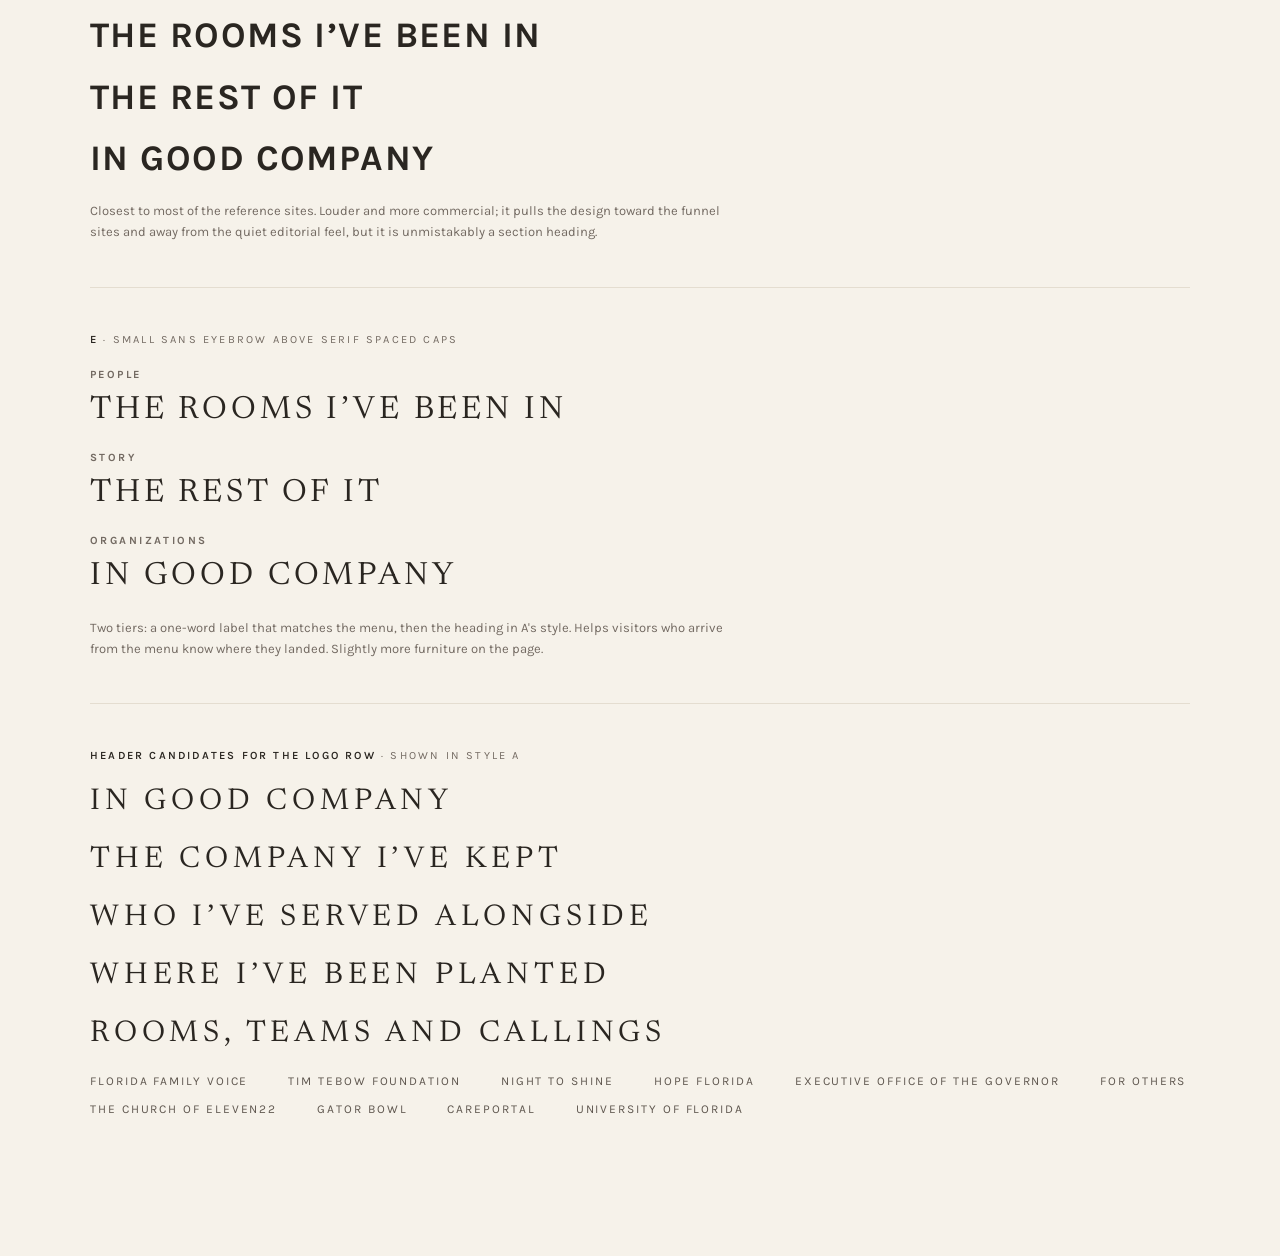
<file: docs/typography-options.html>
<!doctype html>
<html lang="en">
<head>
  <meta charset="utf-8">
  <meta name="viewport" content="width=device-width, initial-scale=1">
  <title>Heading options · Erik Dellenback</title>
  <link rel="preconnect" href="https://fonts.googleapis.com">
  <link rel="preconnect" href="https://fonts.gstatic.com" crossorigin>
  <link href="https://fonts.googleapis.com/css2?family=Newsreader:ital,opsz,wght@0,6..72,300;0,6..72,400;0,6..72,500;1,6..72,300&family=Karla:wght@300;400;500;600;700&display=swap" rel="stylesheet">
  <style>
    :root { --bg:#f6f2ea; --ink:#2a2621; --org:#5e564e; --muted:#736a62; --rule:#e4ddd0; --hover:#8a7a62; }
    body { margin:0; background:var(--bg); color:var(--ink); font-family:Karla, system-ui, sans-serif; -webkit-font-smoothing:antialiased; }
    .wrap { max-width:1100px; margin:0 auto; padding:48px 32px 96px; }
    .intro { font-size:14px; color:var(--muted); letter-spacing:0.02em; margin:0 0 40px; max-width:640px; line-height:1.6; }
    .opt { border-top:1px solid var(--rule); padding:40px 0 44px; }
    .opt__tag { display:inline-block; font-size:11px; letter-spacing:0.2em; text-transform:uppercase; color:var(--muted); margin:0 0 22px; }
    .opt__tag b { color:var(--ink); font-weight:600; }
    .opt__note { font-size:13px; color:var(--muted); line-height:1.6; max-width:640px; margin:22px 0 0; }
    .row { display:flex; flex-direction:column; gap:22px; }
    /* current */
    .h-current { font-family:Newsreader, Georgia, serif; font-weight:300; font-size:clamp(30px,3.6vw,48px); line-height:1.1; letter-spacing:-0.01em; margin:0; }
    /* A: editorial spaced caps, serif light */
    .h-a { font-family:Newsreader, Georgia, serif; font-weight:400; font-size:clamp(22px,2.4vw,30px); line-height:1.2; letter-spacing:0.16em; text-transform:uppercase; margin:0; }
    /* B: larger serif caps, tighter tracking */
    .h-b { font-family:Newsreader, Georgia, serif; font-weight:300; font-size:clamp(30px,3.4vw,44px); line-height:1.1; letter-spacing:0.06em; text-transform:uppercase; margin:0; }
    /* C: small sans caps label with hairline */
    .h-c { font-family:Karla, system-ui, sans-serif; font-weight:500; font-size:15px; letter-spacing:0.26em; text-transform:uppercase; color:var(--ink); margin:0; display:flex; align-items:center; gap:18px; }
    .h-c::after { content:""; flex:1; height:1px; background:var(--rule); }
    /* D: bold sans caps, the speaker-site look */
    .h-d { font-family:Karla, system-ui, sans-serif; font-weight:700; font-size:clamp(26px,3vw,36px); letter-spacing:0.04em; text-transform:uppercase; line-height:1.1; margin:0; }
    /* E: eyebrow + serif caps */
    .h-e { margin:0; }
    .h-e small { display:block; font-family:Karla, system-ui, sans-serif; font-size:11px; letter-spacing:0.22em; text-transform:uppercase; color:var(--muted); margin-bottom:10px; }
    .h-e span { font-family:Newsreader, Georgia, serif; font-weight:400; font-size:clamp(24px,2.6vw,32px); letter-spacing:0.12em; text-transform:uppercase; line-height:1.2; }
    .hero-ref { font-family:Newsreader, Georgia, serif; font-weight:300; font-size:26px; letter-spacing:0.32em; text-transform:uppercase; color:#fbf8f2; background:#2b2825; display:inline-block; padding:22px 32px; margin:0 0 8px; }
    .names { display:flex; flex-wrap:wrap; gap:14px 40px; margin-top:22px; }
    .names span { font-family:Karla, system-ui, sans-serif; font-size:12px; letter-spacing:0.16em; text-transform:uppercase; color:var(--org); }
  </style>
</head>
<body>
<div class="wrap">
  <p class="intro">Section heading options, set in the site's own fonts and colours. Each block shows the same three headings. For reference, the hero name is already spaced serif caps:</p>
  <p class="hero-ref">Erik Dellenback</p>

  <div class="opt">
    <p class="opt__tag"><b>Current</b> · Newsreader light, sentence case, full stop</p>
    <div class="row">
      <h2 class="h-current">The rooms I’ve been in.</h2>
      <h2 class="h-current">The rest of it.</h2>
      <h2 class="h-current">In good company.</h2>
    </div>
  </div>

  <div class="opt">
    <p class="opt__tag"><b>A</b> · Newsreader regular, spaced caps (0.16em), 22 to 30px</p>
    <div class="row">
      <h2 class="h-a">The rooms I’ve been in</h2>
      <h2 class="h-a">The rest of it</h2>
      <h2 class="h-a">In good company</h2>
    </div>
    <p class="opt__note">Same treatment as the hero name, one size up. Reads as editorial caps (Jennie Allen, magazine section heads). Quiet, consistent, and it makes the whole site feel like one voice. This is the one I would pick.</p>
  </div>

  <div class="opt">
    <p class="opt__tag"><b>B</b> · Newsreader light, caps at display size (30 to 44px), light tracking</p>
    <div class="row">
      <h2 class="h-b">The rooms I’ve been in</h2>
      <h2 class="h-b">The rest of it</h2>
      <h2 class="h-b">In good company</h2>
    </div>
    <p class="opt__note">Keeps the current size, just capitalised. Bigger presence, slightly less refined than A because light serif caps at this size can look thin.</p>
  </div>

  <div class="opt">
    <p class="opt__tag"><b>C</b> · Karla medium, small caps label (15px, 0.26em) with a hairline running to the edge</p>
    <div class="row">
      <h2 class="h-c">The rooms I’ve been in</h2>
      <h2 class="h-c">The rest of it</h2>
      <h2 class="h-c">In good company</h2>
    </div>
    <p class="opt__note">Headings become labels; the photos and the story carry the page. Very calm, very Brene Brown. Risk: on a long page the sections can feel unannounced.</p>
  </div>

  <div class="opt">
    <p class="opt__tag"><b>D</b> · Karla bold caps (26 to 36px), the speaker-site look (Acuff, Tebow) · <b>chosen, 13 September 2026</b></p>
    <div class="row">
      <h2 class="h-d">The rooms I’ve been in</h2>
      <h2 class="h-d">The rest of it</h2>
      <h2 class="h-d">In good company</h2>
    </div>
    <p class="opt__note">Closest to most of the reference sites. Louder and more commercial; it pulls the design toward the funnel sites and away from the quiet editorial feel, but it is unmistakably a section heading.</p>
  </div>

  <div class="opt">
    <p class="opt__tag"><b>E</b> · Small sans eyebrow above serif spaced caps</p>
    <div class="row">
      <h2 class="h-e"><small>People</small><span>The rooms I’ve been in</span></h2>
      <h2 class="h-e"><small>Story</small><span>The rest of it</span></h2>
      <h2 class="h-e"><small>Organizations</small><span>In good company</span></h2>
    </div>
    <p class="opt__note">Two tiers: a one-word label that matches the menu, then the heading in A's style. Helps visitors who arrive from the menu know where they landed. Slightly more furniture on the page.</p>
  </div>

  <div class="opt">
    <p class="opt__tag"><b>Header candidates for the logo row</b> · shown in style A</p>
    <div class="row">
      <h2 class="h-a">In good company</h2>
      <h2 class="h-a">The company I’ve kept</h2>
      <h2 class="h-a">Who I’ve served alongside</h2>
      <h2 class="h-a">Where I’ve been planted</h2>
      <h2 class="h-a">Rooms, teams and callings</h2>
    </div>
    <div class="names">
      <span>Florida Family Voice</span><span>Tim Tebow Foundation</span><span>Night to Shine</span><span>Hope Florida</span><span>Executive Office of the Governor</span><span>For Others</span><span>The Church of Eleven22</span><span>Gator Bowl</span><span>CarePortal</span><span>University of Florida</span>
    </div>
  </div>
</div>
</body>
</html>
</file>
<file: css/site.css>
/* ==========================================================================
   Erik Dellenback site styles
   Palette taken from the hero video: the navy of the stages, suits and the
   Florida Family Voice backdrop as the ground; the warm gold of the
   backdrop and the wood as the accent. Karla for headings and body,
   Newsreader for quotes. Every chapter of the page sits on its own ground.
   ========================================================================== */

:root {
  --navy: #131a26;          /* primary: page ground */
  --slate: #1c2633;         /* second ground, story */
  --deep: #0c1119;          /* footer */
  --light: #ffffff;         /* logo panel */
  --gold: #d1a86f;          /* secondary: accent */
  --gold-strong: #e3bd82;   /* accent hover */
  --text: #eef1f5;          /* headings on dark */
  --body: #cfd6e0;          /* paragraphs on dark */
  --muted: #97a1b2;         /* captions, labels on dark */
  --muted-ink: #5b6473;     /* labels on the light panel */
  --rule: rgba(255, 255, 255, 0.12);
  --ink: #131a26;           /* text on the light panel */
  --media: #0c1119;         /* ground behind photos */
  --hero-name: #fbf8f2;
  --hero-nav: #f3eee5;
  --hero-tag: #e9e3d8;
  --overlay: rgba(12, 17, 25, 0.42);
  --play-ground: rgba(12, 17, 25, 0.6);

  --serif: Newsreader, Georgia, "Times New Roman", serif;
  --sans: Karla, system-ui, -apple-system, "Segoe UI", sans-serif;

  --pad-x: clamp(20px, 6vw, 96px);
  --section-y: clamp(40px, 5vw, 72px);
  --max: 1280px;
  --text-col: 720px;
  --ease: 220ms ease;
}

/* Base ------------------------------------------------------------------ */
* { box-sizing: border-box; }
html { scroll-behavior: smooth; }
@media (prefers-reduced-motion: reduce) {
  html { scroll-behavior: auto; }
  :root { --ease: 0ms; }
}

body {
  margin: 0;
  min-height: 100vh; min-height: 100svh;
  display: flex; flex-direction: column;
  background: var(--navy);
  color: var(--text);
  font-family: var(--sans);
  font-weight: 400;
  -webkit-font-smoothing: antialiased;
  -moz-osx-font-smoothing: grayscale;
}
main { flex: 1 0 auto; width: 100%; }
/* The hidden attribute always wins, even over rules that set display (the form rows after sending). */
[hidden] { display: none !important; }
body.menu-open { overflow: hidden; }

p { margin: 0; }
img { display: block; max-width: 100%; }
a { color: inherit; text-decoration: none; transition: color 150ms ease; }
a:hover { color: var(--gold-strong); }
a:focus-visible { outline: 2px solid var(--gold); outline-offset: 4px; }
main:focus { outline: none; }

.skip {
  position: absolute; left: 16px; top: -100px;
  padding: 8px 12px; background: var(--gold); color: var(--navy);
  font-size: 12px; letter-spacing: 0.14em; text-transform: uppercase; z-index: 30;
}
.skip:focus { top: 16px; }

/* Shared type ----------------------------------------------------------- */
.h2 {
  margin: 0 0 clamp(20px, 3vw, 36px);
  font-family: var(--sans);
  font-weight: 700;
  font-size: clamp(26px, 3vw, 36px);
  line-height: 1.1;
  letter-spacing: 0.04em;
  text-transform: uppercase;
  color: var(--text);
}
.h2--center { text-align: center; }
.h2--page { margin-bottom: 20px; }

.eyebrow {
  margin: 0 0 14px;
  font-weight: 400; font-size: 12px; letter-spacing: 0.18em; text-transform: uppercase;
  color: var(--muted);
}
.caption { font-size: 12px; letter-spacing: 0.02em; color: var(--muted); }

.prose {
  display: flex; flex-direction: column; gap: 18px;
  font-size: 17px; line-height: 1.8; color: var(--body);
  text-wrap: pretty;
}
.prose a { color: var(--gold); text-decoration: underline; text-underline-offset: 3px; }
.prose a:hover { color: var(--gold-strong); }

/* Highlight: Erik's own key words in bold gold with a thin gold rule ------- */
.hl {
  background: none;
  color: var(--gold-strong); font-weight: 700;
  text-decoration: underline; text-decoration-color: rgba(209, 168, 111, 0.6);
  text-decoration-thickness: 2px; text-underline-offset: 0.26em; text-decoration-skip-ink: none;
}

/* Bands and layout ------------------------------------------------------ */
.band { padding: var(--section-y) 0; }
.band--navy  { background: var(--navy); }
.band--slate { background: var(--slate); }
.band--light { background: var(--light); color: var(--ink); }
.band--light .h2 { color: var(--ink); }

.section {
  max-width: var(--max);
  margin: 0 auto;
  padding: 0 var(--pad-x);
}
.section--head { padding-bottom: clamp(20px, 3vw, 32px); }

/* Reveal: a short fade-up as each chapter enters view (JS only) ----------- */
.js .reveal { opacity: 0; transform: translateY(18px); transition: opacity 600ms ease, transform 600ms ease; }
.js .reveal.is-visible { opacity: 1; transform: none; }
@media (prefers-reduced-motion: reduce), print { .js .reveal { opacity: 1; transform: none; transition: none; } }

/* Top bar and menu button ------------------------------------------------ */
.topbar {
  position: absolute; top: 0; left: 0; right: 0; z-index: 5;
  display: flex; align-items: center; justify-content: space-between;
  padding: 24px clamp(20px, 4vw, 40px);
  font-size: 12px; letter-spacing: 0.18em; text-transform: uppercase;
  color: var(--text);
}
@media (max-width: 1280px) { .topbar { padding-left: var(--pad-x); padding-right: var(--pad-x); } }
.topbar--over { color: var(--hero-nav); }
.topbar--static { position: static; padding-top: 28px; }
.topbar__mark { color: inherit; font-family: var(--sans); font-weight: 700; font-size: 13px; letter-spacing: 0.24em; }
.topbar__mark:hover { color: var(--gold-strong); }

.menu-btn {
  margin-left: auto;
  display: inline-flex; align-items: center; gap: 12px;
  padding: 8px 0; background: none; border: 0; cursor: pointer;
  font: inherit; letter-spacing: inherit; text-transform: inherit; color: inherit;
}
.menu-btn:hover { color: var(--gold-strong); }
.menu-btn:focus-visible { outline: 2px solid currentColor; outline-offset: 6px; }
.menu-btn__lines {
  position: relative; display: block; width: 22px; height: 1px; background: currentColor;
  transition: background var(--ease);
}
.menu-btn__lines::before, .menu-btn__lines::after {
  content: ""; position: absolute; left: 0; width: 22px; height: 1px; background: currentColor;
  transition: transform var(--ease), top var(--ease);
}
.menu-btn__lines::before { top: -7px; }
.menu-btn__lines::after  { top: 7px; }
.menu-btn[aria-expanded="true"] .menu-btn__lines { background: transparent; }
.menu-btn[aria-expanded="true"] .menu-btn__lines::before { top: 0; transform: rotate(45deg); }
.menu-btn[aria-expanded="true"] .menu-btn__lines::after  { top: 0; transform: rotate(-45deg); }

/* Slide-in menu panel ---------------------------------------------------- */
.menu { position: fixed; inset: 0; z-index: 20; }
.menu__backdrop {
  position: absolute; inset: 0; background: rgba(6, 9, 14, 0.6);
  opacity: 0; transition: opacity var(--ease);
}
.menu__panel {
  position: absolute; top: 0; right: 0; bottom: 0;
  width: min(100%, 440px);
  display: flex; flex-direction: column;
  padding: 24px clamp(28px, 5vw, 56px) 40px;
  background: var(--slate); color: var(--text);
  border-left: 1px solid var(--rule);
  transform: translateX(100%); transition: transform var(--ease);
  overflow-y: auto;
}
.menu.is-open .menu__backdrop { opacity: 1; }
.menu.is-open .menu__panel { transform: none; }

.menu__close {
  align-self: flex-end;
  padding: 8px 0; background: none; border: 0; cursor: pointer;
  font-family: var(--sans); font-size: 12px; letter-spacing: 0.18em; text-transform: uppercase; color: var(--muted);
}
.menu__close:hover { color: var(--gold-strong); }
.menu__close:focus-visible { outline: 2px solid var(--gold); outline-offset: 6px; }

.menu__list { list-style: none; margin: auto 0; padding: 0; display: flex; flex-direction: column; }
.menu__list li { border-bottom: 1px solid var(--rule); }
.menu__list li:first-child { border-top: 1px solid var(--rule); }
.menu__list a {
  display: block; padding: 18px 0;
  font-family: var(--sans); font-weight: 700; text-transform: uppercase;
  font-size: clamp(20px, 2.4vw, 26px); line-height: 1.15; letter-spacing: 0.06em;
  color: var(--text);
}
.menu__list a:hover, .menu__list a[aria-current="page"] { color: var(--gold); }


/* Hero ------------------------------------------------------------------ */
.hero {
  position: relative;
  height: 100vh;
  height: 100svh;
  min-height: 560px;
  overflow: hidden;
  background: var(--media);
}
.hero__media, .hero__video { position: absolute; inset: 0; width: 100%; height: 100%; }
.hero__media img, .hero__video { width: 100%; height: 100%; object-fit: cover; }
.hero__overlay { position: absolute; inset: 0; background: var(--overlay); pointer-events: none; }

.hero__text {
  position: absolute; inset: 0;
  display: flex; flex-direction: column; align-items: center; justify-content: center;
  text-align: center; padding: 0 24px; pointer-events: none;
}
.hero__name {
  margin: 0;
  font-family: var(--sans);
  font-weight: 700;
  font-size: clamp(17px, 2vw, 24px);
  letter-spacing: 0.28em;
  text-transform: uppercase;
  color: var(--hero-name);
}
.hero__text { text-shadow: 0 1px 2px rgba(6, 9, 14, 0.5), 0 0 18px rgba(6, 9, 14, 0.6); }
.hero__tagline { max-width: 36ch; margin: 14px auto 0; font-size: clamp(14px, 1.05vw, 17px); line-height: 1.5; letter-spacing: 0.04em; color: var(--hero-tag); text-wrap: balance; }

/* Film strip: seven photos at one height, drifting left ------------------ */
.strip { position: relative; overflow: hidden; overflow: clip; }
.strip__track { display: flex; width: max-content; animation: strip-scroll 110s linear infinite; }
.strip.is-offscreen .strip__track { animation-play-state: paused; }
.strip__list { list-style: none; margin: 0; padding: 0 8px 0 0; display: flex; gap: 8px; flex-shrink: 0; }
.strip__item { flex: 0 0 auto; }
.strip__item figure { position: relative; margin: 0; width: min-content; background: var(--media); }
.strip__item picture { display: block; }
.strip__item img {
  display: block; height: clamp(220px, 32vw, 440px); width: auto; max-width: none;
  object-fit: cover;
}
.strip__caption {
  position: absolute; left: 0; right: 0; bottom: 0;
  padding: 56px 16px 14px;
  background: linear-gradient(to top, rgba(6, 9, 14, 0.9) 0%, rgba(6, 9, 14, 0.72) 30%, rgba(6, 9, 14, 0.3) 65%, rgba(6, 9, 14, 0) 100%);
  font-size: 13px; font-weight: 500; letter-spacing: 0.12em; text-transform: uppercase; line-height: 1.4;
  color: #fff; text-wrap: balance;
}
@media (max-width: 687px) { .strip__caption { padding: 40px 10px 10px; font-size: 11px; letter-spacing: 0.08em; } }
.strip:focus-visible { outline: 2px solid var(--gold); outline-offset: 2px; }
@keyframes strip-scroll {
  from { transform: translateX(0); }
  to   { transform: translateX(-50%); }
}
@media (prefers-reduced-motion: reduce) {
  .strip { overflow-x: auto; overflow-y: hidden; -webkit-overflow-scrolling: touch; }
  .strip__track { animation: none; }
  .strip__list[aria-hidden="true"] { display: none; }
}
.no-js .strip { overflow-x: auto; overflow-y: hidden; }
.no-js .strip__track { animation: none; }
.no-js .strip__list[aria-hidden="true"] { display: none; }

/* Listen ---------------------------------------------------------------- */
.clips { display: grid; grid-template-columns: repeat(auto-fit, minmax(260px, 1fr)); gap: clamp(16px, 2.4vw, 32px); }
.clip { display: flex; flex-direction: column; gap: 12px; }
.clip:hover { color: var(--text); }
.clip__thumb { position: relative; aspect-ratio: 16 / 9; background: var(--media); overflow: hidden; }
.clip__thumb img { width: 100%; height: 100%; object-fit: cover; }
.clip__play {
  position: absolute; left: 14px; bottom: 12px;
  font-size: 11px; letter-spacing: 0.16em; text-transform: uppercase;
  color: var(--hero-nav); background: var(--play-ground); padding: 6px 10px; pointer-events: none;
}
.clip__title { font-family: var(--sans); font-weight: 700; font-size: 17px; line-height: 1.3; color: var(--text); }

/* Story: words only, then the closing call ------------------------------- */
.story { max-width: calc(var(--text-col) + 2 * var(--pad-x)); }
.story .prose { font-size: 17px; }
.story__ref { display: block; margin-top: 10px; font-family: var(--sans); font-style: normal; font-weight: 700; font-size: 12px; letter-spacing: 0.18em; text-transform: uppercase; color: var(--gold); }
.story__coda {
  font-family: var(--serif); font-style: italic; font-weight: 300;
  font-size: 20px; line-height: 1.5; color: var(--muted);
}
.cta {
  margin-top: clamp(28px, 3.5vw, 44px);
  text-align: center;
}
.cta__line {
  margin: 0;
  font-family: var(--sans); font-weight: 700; text-transform: uppercase;
  font-size: clamp(22px, 2.8vw, 34px); line-height: 1.15; letter-spacing: 0.02em;
  color: var(--text); text-wrap: balance;
}
.cta__link {
  position: relative; display: inline-block; margin-top: 24px; padding-bottom: 4px;
  font-family: var(--serif); font-weight: 400; text-transform: uppercase;
  font-size: clamp(20px, 2.5vw, 32px); line-height: 1.1; letter-spacing: 0.02em;
  color: var(--gold);
}
.cta__link:hover { color: var(--gold-strong); }
.cta__stroke { position: absolute; left: -1%; bottom: 0; width: 102%; height: 10px; color: var(--gold); }
.cta__link:hover .cta__stroke { color: var(--gold-strong); }

/* Speaking page ---------------------------------------------------------- */
.h2--xl { font-size: clamp(30px, 3.6vw, 44px); }
.split {
  display: grid; grid-template-columns: minmax(0, 5fr) minmax(0, 7fr);
  gap: clamp(28px, 5vw, 72px); align-items: center;
}
.split__photo { aspect-ratio: 5 / 4; overflow: hidden; background: var(--media); }
.split__photo img { width: 100%; height: 100%; object-fit: cover; }
@media (min-width: 901px) { .split__photo { aspect-ratio: 1 / 1; } }
@media (max-width: 900px) { .split { grid-template-columns: 1fr; } .split__photo { max-width: 520px; } }
.pull {
  margin: 0 0 18px;
  font-family: var(--serif); font-style: italic; font-weight: 300;
  font-size: clamp(20px, 2.6vw, 24px); line-height: 1.45; color: var(--body); text-wrap: pretty;
}
.pull--plain { font-style: normal; }
.pull--plain em { font-style: italic; }
.pull__refrain { display: block; }
/* Attribution lines. The short rule is drawn here, so the copy itself carries no dash. */
.pull__by { display: block; margin-top: 12px; font-family: var(--sans); font-style: normal; font-weight: 700; font-size: 12px; letter-spacing: 0.18em; text-transform: uppercase; color: var(--gold); }
.sig { font-family: var(--serif); font-style: italic; font-weight: 300; font-size: 20px; line-height: 1.5; color: var(--text); }
.sig::before, .pull__by::before, .story__ref::before { content: ""; display: inline-block; width: 1.4em; height: 1px; margin-right: 0.6em; vertical-align: 0.3em; background: currentColor; }
.cta--left { text-align: left; margin-top: clamp(20px, 2.5vw, 32px); }
.cta--left .cta__link { margin-top: 0; }
.nowrap { white-space: nowrap; }
.talks { list-style: none; margin: 0; padding: 0; max-width: 800px; }
.talks li { padding: 20px 0; border-bottom: 1px solid var(--rule); }
.talks li:first-child { border-top: 1px solid var(--rule); }
.talks__title {
  margin: 0;
  font-family: var(--sans); font-weight: 700; text-transform: uppercase;
  font-size: clamp(17px, 1.7vw, 21px); letter-spacing: 0.05em; line-height: 1.2; color: var(--text);
  text-wrap: balance;
}
.press { max-width: var(--text-col); }
.press--center { margin-left: auto; margin-right: auto; }
.press--center .h2 { text-align: center; }
.press--center-head .pull, .press--center-head .press__contact { text-align: center; }
.press--center-head .press__contact { text-wrap: balance; }
.press--center-head .split__logo { margin-left: auto; margin-right: auto; }
.press .prose { font-size: 17px; line-height: 1.8; }
.press__contact { margin-top: 24px; font-size: 15px; color: var(--muted); }
.press__contact a { color: var(--gold); text-decoration: underline; text-underline-offset: 3px; }
.press__contact a:hover { color: var(--gold-strong); }
.press__more { display: inline-block; }

/* Experiences gallery ---------------------------------------------------- */
.gallery__hint { margin: 0; font-size: 12px; letter-spacing: 0.18em; text-transform: uppercase; color: var(--muted); }
.gallery { display: grid; grid-template-columns: repeat(4, 1fr); gap: 12px; }
@media (max-width: 1000px) { .gallery { grid-template-columns: repeat(2, 1fr); } }
@media (max-width: 560px) { .gallery { grid-template-columns: 1fr; } }
.tile { position: relative; margin: 0; background: var(--media); overflow: hidden; }
.tile img { width: 100%; height: auto; aspect-ratio: 4 / 3; object-fit: cover; display: block; transition: transform 600ms ease; }
.tile img[src*="beach-baptism"] { object-position: 50% 35%; }
.tile img[src*="sailfish"] { object-position: 50% 45%; }
.tile img[src*="python-hunt"], .tile img[src*="gov-scott"] { object-position: 50% 0%; }
.tile img[src*="tebow-foundation"] { object-position: 50% 20%; }
.tile:hover img, .tile:focus-within img { transform: scale(1.03); }
.tile__cap {
  position: absolute; left: 0; right: 0; bottom: 0;
  padding: 56px 16px 14px;
  background: linear-gradient(to top, rgba(6, 9, 14, 0.88) 0, rgba(6, 9, 14, 0.78) calc(100% - 56px), rgba(6, 9, 14, 0) 100%);
  color: #fff; opacity: 0; transform: translateY(8px);
  transition: opacity 250ms ease, transform 250ms ease;
}
.tile:hover .tile__cap, .tile:focus-within .tile__cap { opacity: 1; transform: none; }
.tile__label { display: block; font-size: 11px; letter-spacing: 0.2em; text-transform: uppercase; color: var(--gold-strong); }
.tile__line { display: block; margin-top: 4px; font-family: var(--sans); font-weight: 700; font-size: 15px; letter-spacing: 0.04em; text-transform: uppercase; line-height: 1.3; text-wrap: balance; }
.tile:has(.tile__link:focus-visible) { outline: 2px solid var(--gold); outline-offset: 2px; }
@media (hover: none) {
  .tile__cap { opacity: 1; transform: none; padding: 36px 16px 12px; background: linear-gradient(to top, rgba(6, 9, 14, 0.86) 0, rgba(6, 9, 14, 0.6) 55%, rgba(6, 9, 14, 0) 100%); }
  .tile__line { font-size: 14px; }
  .gallery__hint { display: none; }
  .tile:focus-within img { transform: none; }
}
@media (prefers-reduced-motion: reduce) {
  .tile img, .tile__cap { transition: none; }
  .tile:hover img, .tile:focus-within img { transform: none; }
}

/* Organizations (logo row on the light panel) ------------------------------ */
.section--logos { text-align: center; overflow-x: clip; }
.section--logos .h2 { margin-bottom: clamp(20px, 2.5vw, 32px); }
.logos {
  list-style: none; margin: 0 auto; padding: 0; max-width: 1120px;
  display: flex; flex-wrap: wrap; justify-content: center; align-items: stretch;
  gap: 30px clamp(32px, 4.2vw, 60px);
}
.logos li { display: flex; align-items: stretch; justify-content: center; }
.logos__img { height: clamp(30px, 3.4vw, 48px); width: auto; max-width: 230px; object-fit: contain; }
.logos__img--tall { height: clamp(56px, 6.2vw, 88px); max-width: 250px; }
.logos__img--small { height: clamp(22px, 2.4vw, 34px); }
.logos__img[src*="poster-"] { height: clamp(96px, 9vw, 132px); }

/* Consulting: who it is for ---------------------------------------------- */
.who { display: grid; gap: clamp(24px, 4vw, 48px); }
@media (min-width: 901px) {
  .who { grid-template-columns: repeat(3, 1fr); grid-template-rows: auto auto; row-gap: 0; }
  .who__col { display: grid; grid-row: span 2; grid-template-rows: subgrid; }
  .who + .press__contact { text-align: center; }
}
.who + .press__contact { margin-top: clamp(28px, 3.5vw, 44px); }
.who__title {
  margin: 0 0 10px; padding-top: 16px; border-top: 1px solid var(--rule);
  font-family: var(--sans); font-weight: 700; text-transform: uppercase;
  font-size: clamp(16px, 1.5vw, 19px); letter-spacing: 0.05em; line-height: 1.25; color: var(--text);
  text-wrap: balance;
}
.who__line { margin: 0; font-size: 16px; line-height: 1.7; color: var(--body); text-wrap: pretty; }

/* Subpages (404) ---------------------------------------------------------- */
.page { max-width: var(--max); margin: 0 auto; }
.page .section { padding-top: clamp(32px, 5vw, 64px); padding-bottom: clamp(32px, 5vw, 64px); }
.notfound .page { display: flex; flex-direction: column; justify-content: center; }
.notfound .section { width: 100%; text-align: center; }
.notfound .prose { align-items: center; }

/* Logo links and tips (homepage) ---------------------------------------- */
.logos__link { position: relative; display: flex; align-items: center; justify-content: center; text-decoration: none; }
.logos__link img { transition: transform 220ms ease; }
.logos__link:hover img, .logos__link:focus-visible img { transform: translateY(-3px) scale(1.06); }
.logos__link:focus-visible { outline: 2px solid var(--ink); outline-offset: 3px; }
.band--light .cta__link:focus-visible { outline-color: var(--ink); }
.logos__tip {
  position: absolute; top: 100%; left: 50%; transform: translate(-50%, 2px); margin-top: 6px;
  white-space: nowrap; pointer-events: none;
  font-family: var(--sans); font-size: 11px; letter-spacing: 0.12em; text-transform: uppercase; color: var(--ink);
  opacity: 0; transition: opacity 200ms ease, transform 200ms ease;
}
.logos__link:hover .logos__tip, .logos__link:focus-visible .logos__tip { opacity: 1; transform: translate(-50%, 0); }
@media (hover: none) { .logos__tip { display: none; } }
@media (prefers-reduced-motion: reduce) { .logos__link img, .logos__tip { transition: none; } .logos__link:hover img, .logos__link:focus-visible img { transform: none; } }
.cta--on-light .cta__line { color: var(--ink); }
.cta--on-light .cta__link { color: var(--navy); }
.cta--on-light .cta__link:hover { color: var(--navy); }
.cta--on-light .cta__link:hover .cta__stroke { color: var(--navy); }

/* Contact form ------------------------------------------------------------ */
.form { max-width: 560px; margin: clamp(20px, 2.5vw, 32px) auto 0; color-scheme: dark; }
.form__row { display: flex; flex-direction: column; gap: 8px; margin-bottom: 20px; }
.form label { font-family: var(--sans); font-size: 12px; letter-spacing: 0.14em; text-transform: uppercase; color: var(--muted); }
.form input, .form select, .form textarea {
  width: 100%; box-sizing: border-box; padding: 12px 14px; margin: 0;
  font: inherit; font-size: 16px; line-height: 1.4; color: var(--text);
  background: rgba(255, 255, 255, 0.09); border: 1px solid rgba(255, 255, 255, 0.4); border-radius: 0;
}
.form select { color-scheme: dark; min-height: calc(1.4em + 26px); padding-left: 10px; }
.form select option { background: var(--slate); color: var(--text); }
.form input:focus, .form select:focus, .form textarea:focus { outline: 2px solid var(--gold); outline-offset: 2px; border-color: var(--gold); }
.form textarea { min-height: 160px; resize: vertical; }
.form .form__trap { position: absolute; left: -9999px; width: 1px; height: 1px; padding: 0; border: 0; opacity: 0; }
.form__check { margin: 4px 0 20px; min-height: 65px; }
.form__submit {
  font-family: var(--sans); font-weight: 700; font-size: 13px; letter-spacing: 0.14em; text-transform: uppercase;
  padding: 14px 32px; color: var(--gold); background: transparent; border: 1.5px solid var(--gold); border-radius: 0; cursor: pointer;
  transition: background var(--ease), color var(--ease);
}
.form__submit:hover, .form__submit:focus-visible { background: var(--gold); color: var(--navy); }
.form__submit:focus-visible { outline: 2px solid var(--gold); outline-offset: 3px; }
.form__submit[disabled] { opacity: 0.5; cursor: default; background: transparent; color: var(--gold); }
.form__status { margin: 16px 0 0; font-size: 15px; line-height: 1.6; color: var(--body); min-height: 1.6em; }
.form > .form__status:first-child { margin: 0 0 18px; color: var(--gold-strong); text-wrap: balance; }
.form__status--ok { color: var(--gold-strong); text-align: center; font-size: 17px; }

/* About ------------------------------------------------------------------- */
.split__photo.split__photo--portrait { aspect-ratio: 3 / 4; }
@media (min-width: 601px) and (max-width: 900px) {
  .split:has(.split__photo--portrait) { grid-template-columns: minmax(0, 2fr) minmax(0, 3fr); gap: 32px; align-items: start; }
}
.loves { list-style: none; margin: 0; padding: 0; display: grid; grid-template-columns: repeat(4, 1fr); gap: 20px; }
@media (max-width: 1000px) { .loves { grid-template-columns: repeat(2, 1fr); } }
@media (max-width: 560px) { .loves { grid-template-columns: 1fr; } }
.love { display: flex; flex-direction: column; background: var(--navy); overflow: hidden; }
.love__photo { aspect-ratio: 1 / 1; min-height: 0; flex: 0 0 auto; overflow: hidden; background: var(--media); }
.love__photo img { width: 100%; height: 100%; object-fit: cover; display: block; }
.love__photo img[src*="beach-baptism"] { object-position: 50% 25%; }
.love__body { padding: 18px 20px 22px; }
.love--text { justify-content: center; border-top: 3px solid var(--gold); background: linear-gradient(180deg, rgba(209, 168, 111, 0.1), rgba(209, 168, 111, 0) 55%), var(--navy); }
.love--text .love__body { padding: 30px 24px; }
.love__title { margin: 0 0 8px; font-family: var(--sans); font-weight: 700; text-transform: uppercase; letter-spacing: 0.05em; font-size: 15px; color: var(--text); }
.love__line { margin: 0; font-family: var(--serif); font-weight: 300; font-size: clamp(17px, 1.4vw, 20px); line-height: 1.5; color: var(--text); text-wrap: pretty; }
.love--text .love__title { font-size: 17px; margin-bottom: 12px; }
@media (min-width: 561px) and (max-width: 1000px) { .love--text { order: -1; justify-content: flex-start; } }
@media (min-width: 1001px) {
  .love--text { justify-content: flex-start; }
  .love--text .love__body { padding-top: clamp(48px, 5vw, 84px); }
  .love--text .love__title { font-size: 19px; margin-bottom: 16px; }
}

/* In good company --------------------------------------------------------- */
.orgs { list-style: none; margin: 0; padding: 0; }
.org {
  display: grid; grid-template-columns: 180px 1fr; gap: clamp(20px, 3vw, 40px); align-items: start;
  padding: clamp(24px, 3vw, 36px) 0; border-bottom: 1px solid var(--rule); scroll-margin-top: 90px;
}
.org:first-child { border-top: 1px solid var(--rule); }
.org__logo { background: var(--light); padding: 18px; min-height: 110px; box-sizing: border-box; display: flex; flex-direction: column; align-items: center; justify-content: center; gap: 14px; }
.org__logo:empty { background: transparent; }
.org__logo img { max-width: 140px; max-height: 70px; width: auto; height: auto; object-fit: contain; }
.org__name { margin: 0; font-family: var(--sans); font-weight: 700; text-transform: uppercase; letter-spacing: 0.05em; font-size: clamp(16px, 1.6vw, 20px); line-height: 1.3; color: var(--text); text-wrap: balance; }
.org__role { margin: 6px 0 0; font-family: var(--sans); font-size: 12px; letter-spacing: 0.14em; text-transform: uppercase; line-height: 1.6; color: var(--gold); }
.org__role span { color: var(--muted); white-space: nowrap; }
.org__line { margin: 12px 0 0; font-size: 16px; line-height: 1.7; color: var(--body); max-width: 680px; text-wrap: pretty; }
.org__line a { color: var(--gold); text-decoration: underline; text-underline-offset: 3px; }
.org__line a:hover { color: var(--gold-strong); }
@media (max-width: 640px) { .org { grid-template-columns: 1fr; } .org__logo { max-width: 220px; min-height: 106px; } }
.band--career { --rule: rgba(19, 26, 38, 0.14); }
.band--career .org:last-child { border-bottom: 0; }
.band--career .org__logo { background: transparent; padding: 0; min-height: 0; }
.band--career .org__logo img { width: 170px; max-width: 170px; max-height: 84px; }
.band--career .org__logo img[src*="td-autographs"] { width: 100px; }
@media (max-width: 640px) {
  .band--career .org__logo { align-items: flex-start; }
  .band--career .org__logo img { object-position: left center; }
  .org__logo--word { display: none; }
}
.band--career .org__name { color: var(--ink); }
.band--career .org__role { color: var(--navy); font-weight: 700; }
.band--career .org__role span { color: var(--muted-ink); font-weight: 400; }
.band--career .org__line { color: #2d3645; }
.band--career .org__line a { color: var(--navy); }
.band--career .org__line a:hover { color: var(--slate); }
.band--career .org__line + .org__line { margin-top: 10px; }
.org__logo--word { font-family: var(--sans); font-weight: 700; font-size: 15px; letter-spacing: 0.1em; text-transform: uppercase; text-align: center; color: var(--navy); }

/* 30 September round: grouped logos, story names, lightbox, consulting ------ */
.section__link { margin: -8px 0 0; text-align: center; font-size: 13px; letter-spacing: 0.14em; text-transform: uppercase; }
.section__link a { color: var(--gold); text-decoration: underline; text-underline-offset: 4px; }
.section__link a:hover { color: var(--gold-strong); }
.section__sub { margin: -10px auto 28px; max-width: 640px; text-align: center; font-size: 16px; line-height: 1.6; color: var(--ink); }
.logos__group { margin-top: clamp(36px, 4vw, 52px); }
.logos--next { margin-top: 30px; }
.logos__group:first-of-type { margin-top: 0; }
.logos__title { margin: 0 0 28px; font-family: var(--sans); font-weight: 700; font-size: clamp(17px, 1.5vw, 22px); letter-spacing: 0.14em; text-transform: uppercase; color: var(--ink); text-decoration: underline; text-decoration-color: var(--gold); text-decoration-thickness: 2px; text-underline-offset: 9px; }
.split__logo { display: block; width: 104px; height: auto; margin-bottom: 18px; }
.areas { columns: 2; column-gap: 32px; margin: 0; padding-left: 1.2em; font-size: 16px; line-height: 1.7; color: var(--body); }
.areas li { break-inside: avoid; padding: 2px 0; }
@media (max-width: 560px) { .areas { columns: 1; } }
@media (min-width: 641px) { .org--text > div { grid-column: 2; } }
.org__logo img[src*="poster-"] { max-height: 130px; }
.orgs + .h2 { margin-top: clamp(40px, 5vw, 64px); }
.tile__link { display: block; cursor: zoom-in; }
.lightbox { max-width: min(96vw, 1400px); max-height: 96vh; max-height: 96svh; padding: 0; overscroll-behavior: contain; margin: auto; border: 0; background: var(--deep); color: var(--text); }
.lightbox::backdrop { background: rgba(6, 9, 14, 0.9); }
.lightbox__img { display: block; max-width: 96vw; max-height: 84vh; max-height: calc(96svh - 60px); width: auto; height: auto; margin: 0 auto; object-fit: contain; }
.lightbox__cap { margin: 0; padding: 12px 16px 16px; text-align: center; font-family: var(--sans); font-size: 13px; letter-spacing: 0.08em; text-transform: uppercase; color: var(--body); }
.lightbox__close { position: absolute; top: 8px; right: 8px; min-width: 44px; min-height: 40px; display: inline-flex; align-items: center; justify-content: center; padding: 8px 12px; font-family: var(--sans); font-weight: 700; font-size: 12px; letter-spacing: 0.12em; text-transform: uppercase; color: var(--text); background: rgba(6, 9, 14, 0.7); border: 1px solid var(--rule); cursor: pointer; }
.lightbox__close:hover, .lightbox__close:focus-visible { color: var(--navy); background: var(--gold); }
body:has(.lightbox[open]) { overflow: hidden; }

/* Footer ---------------------------------------------------------------- */
.footer {
  background: var(--deep); color: var(--text);
  padding: clamp(44px, 5.5vw, 72px) 24px;
  text-align: center;
}
.footer__mark {
  margin: 0; display: inline-block; text-decoration: none;
  font-family: var(--sans); font-weight: 700; text-transform: uppercase;
  font-size: 14px; letter-spacing: 0.28em; color: var(--text);
}
.footer__mark:hover { color: var(--gold-strong); }
.footer__nav {
  margin-top: 22px;
  display: flex; flex-wrap: wrap; justify-content: center; gap: 10px 28px;
  font-size: 12px; letter-spacing: 0.14em; text-transform: uppercase; color: var(--muted);
}
.footer__nav a { color: var(--body); }
.footer__nav a:hover { color: var(--gold-strong); }
.footer__links {
  margin-top: 22px;
  display: flex; flex-wrap: wrap; justify-content: center; gap: 10px 28px;
  font-size: 15px; letter-spacing: 0.01em; color: var(--muted);
}
.footer__links a { color: var(--gold); }
.footer__links a:hover { color: var(--gold-strong); }
.footer__legal { margin-top: 28px; font-size: 11px; letter-spacing: 0.1em; text-transform: uppercase; color: var(--muted); }
.footer__credit { margin: 10px 0 0; font-size: 11px; letter-spacing: 0.1em; text-transform: uppercase; color: var(--muted); }
.footer__credit a { color: var(--muted); text-decoration: underline; text-underline-offset: 3px; }
.footer__credit a:hover { color: var(--gold-strong); }
</file>
